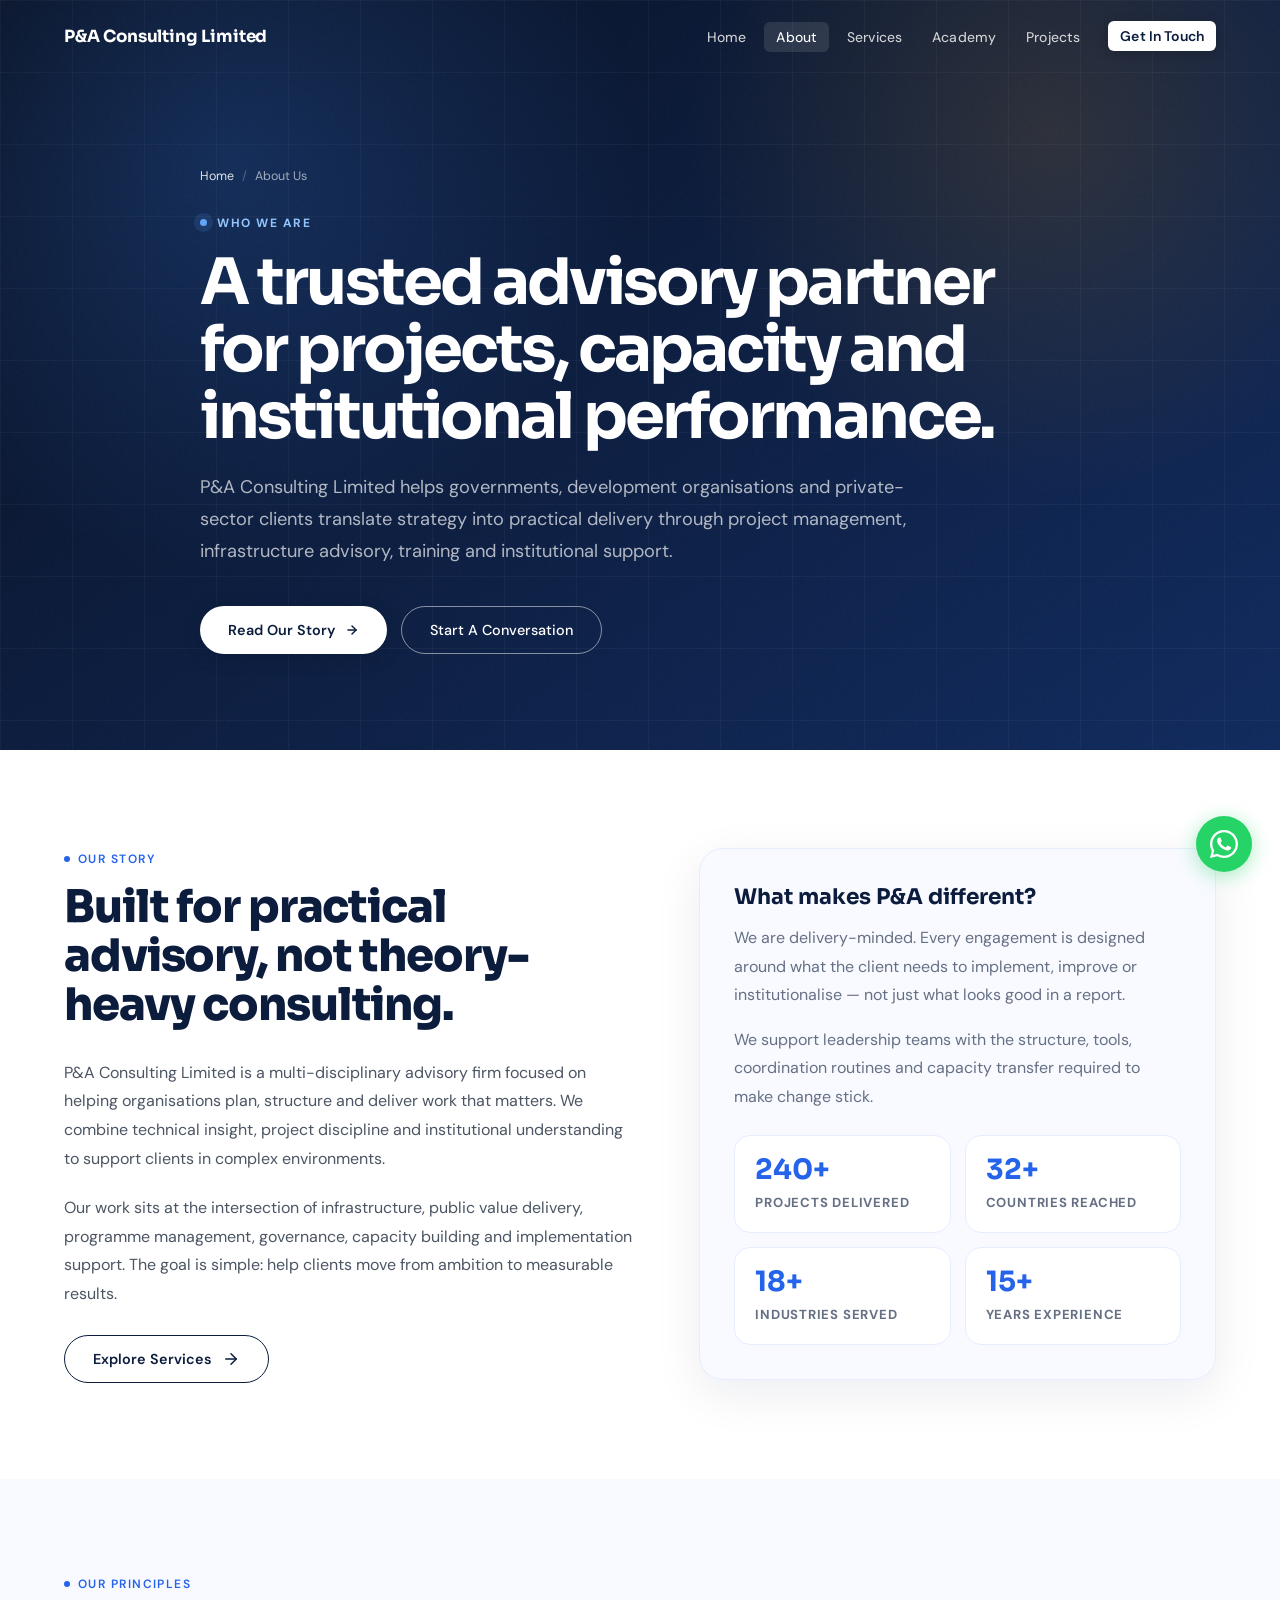
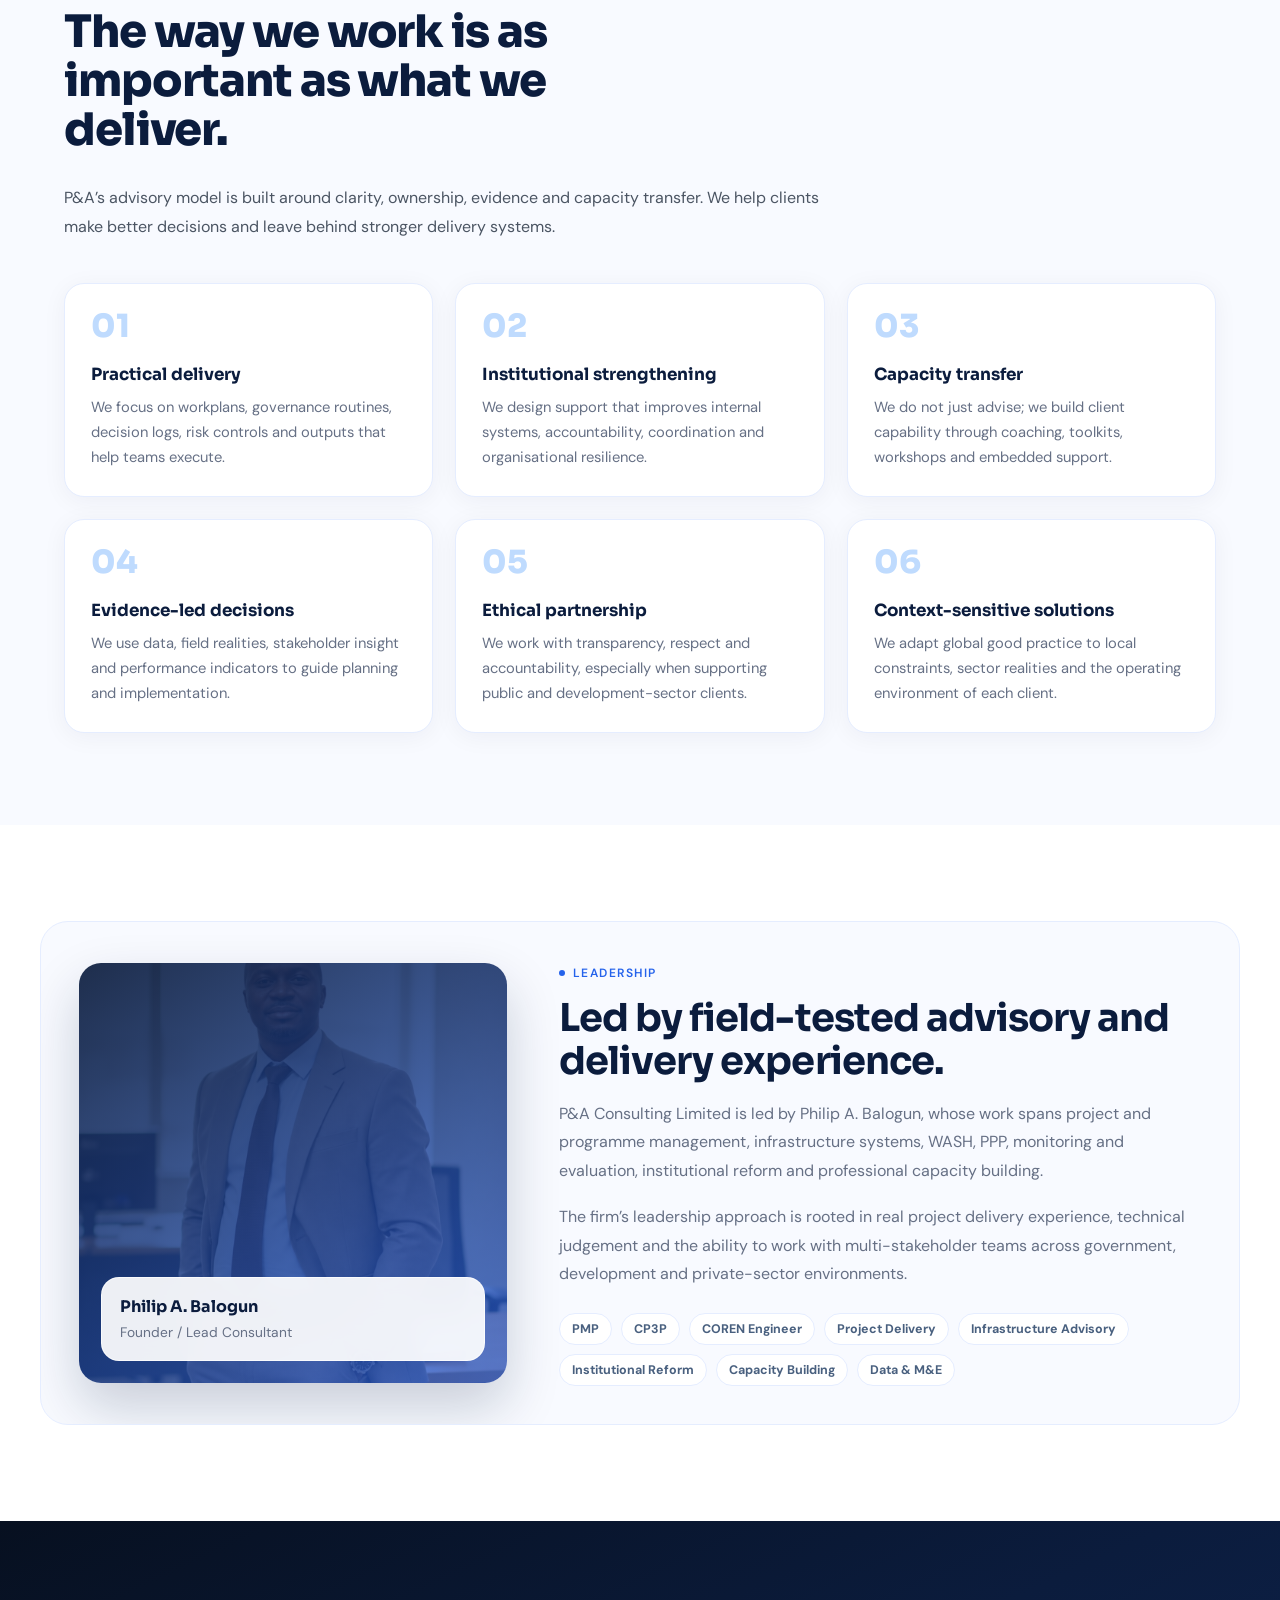
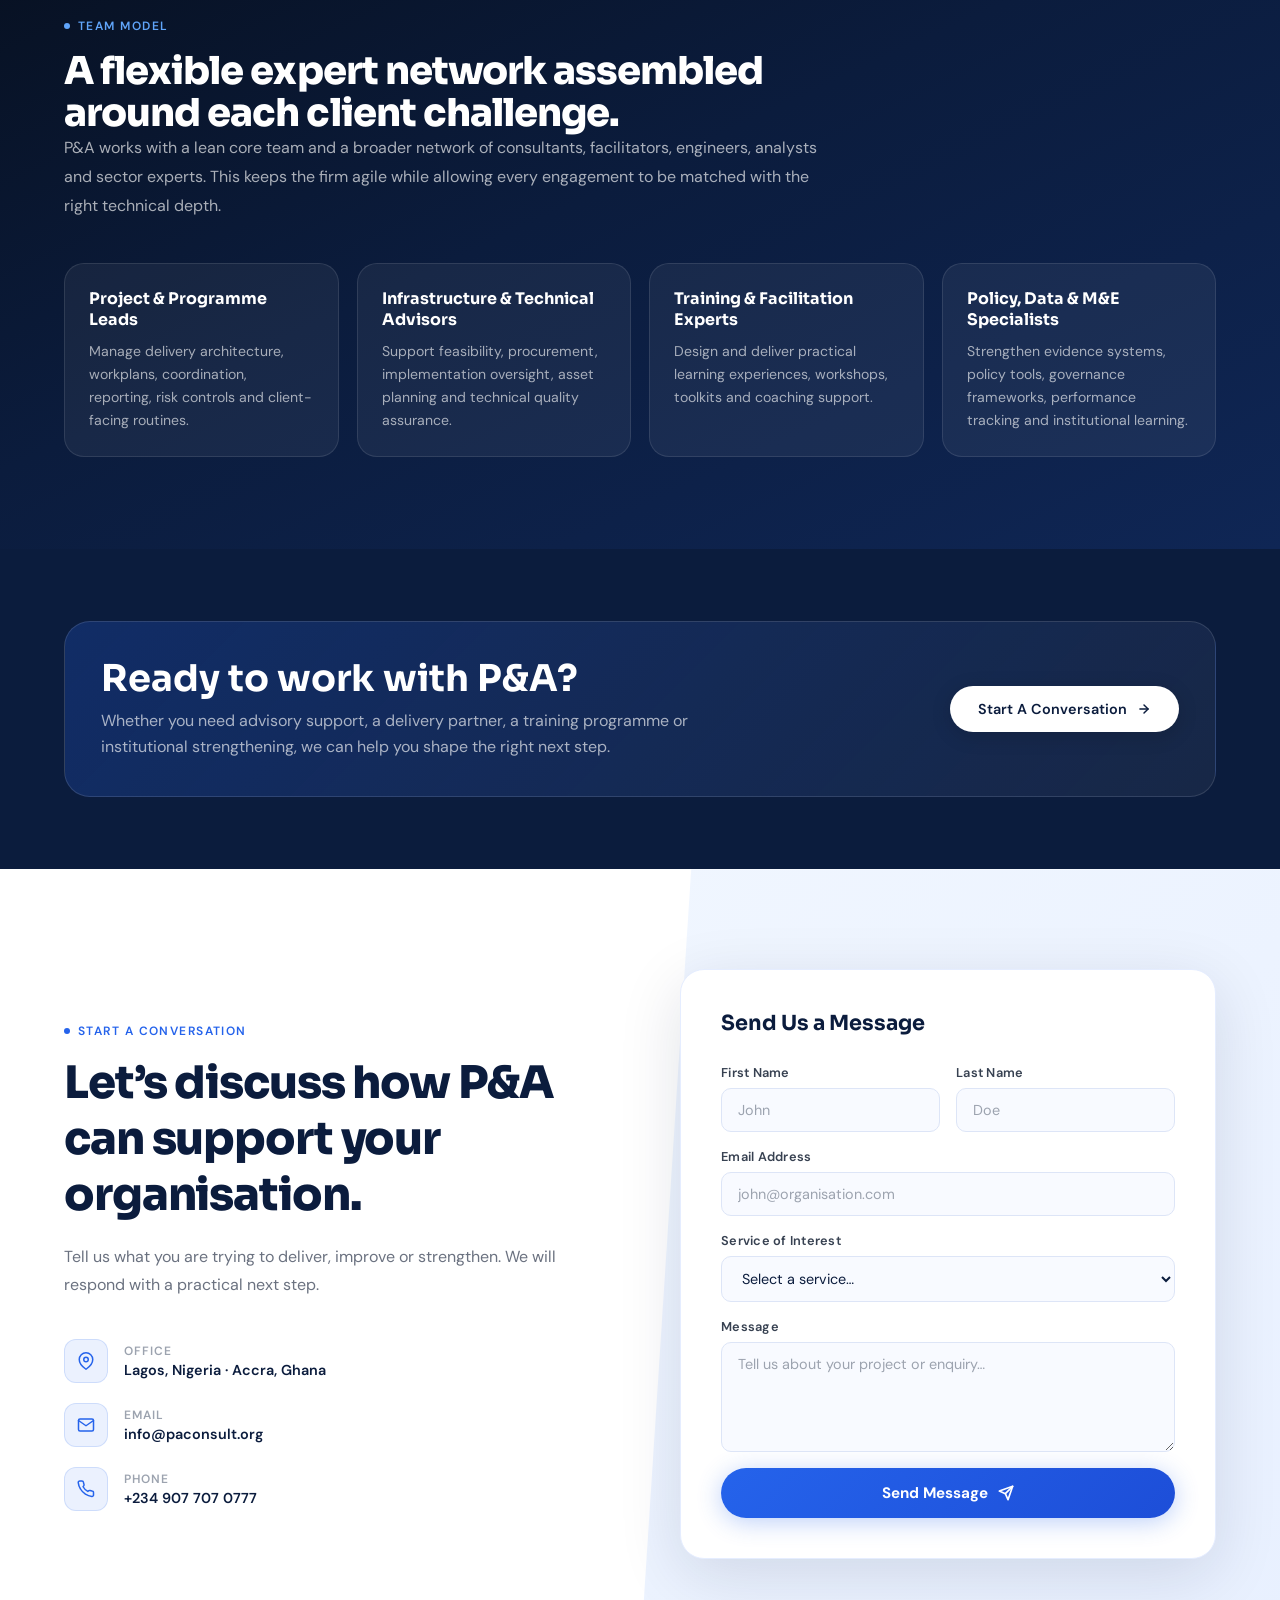
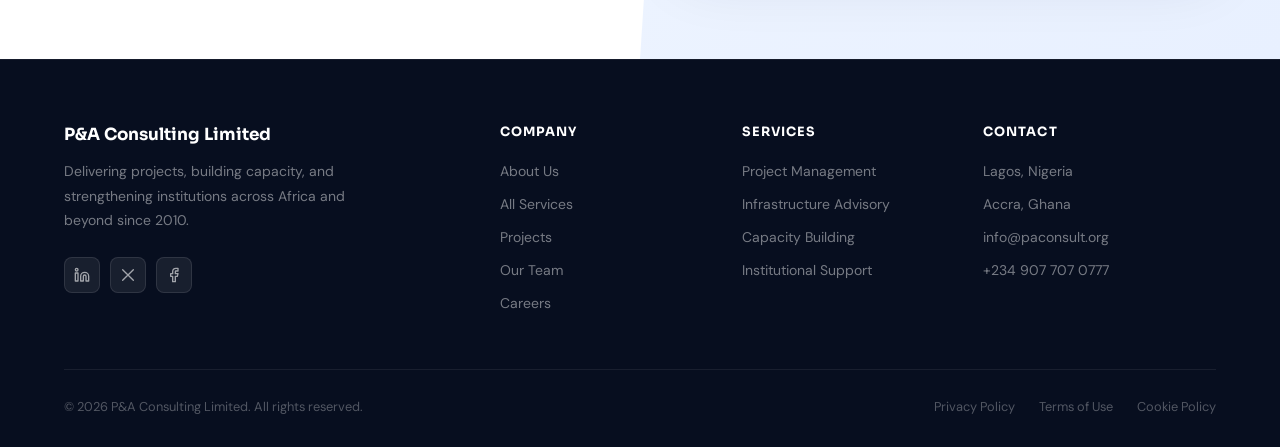
<file: about.html>
<!DOCTYPE html>
<html lang="en">
<head>
  <meta charset="UTF-8" />
  <meta name="viewport" content="width=device-width, initial-scale=1.0" />
  <meta name="description" content="Learn more about P&amp;A Consulting Limited, our advisory philosophy, leadership, values and delivery model." />
  <title>About Us | P&amp;A Consulting Limited</title>
  <link rel="preconnect" href="https://fonts.googleapis.com" />
  <link rel="preconnect" href="https://fonts.gstatic.com" crossorigin />
  <link href="https://fonts.googleapis.com/css2?family=Sora:wght@300;400;500;600;700;800&family=DM+Sans:ital,opsz,wght@0,9..40,300;0,9..40,400;0,9..40,500;0,9..40,600;1,9..40,300&display=swap" rel="stylesheet" />
  <link rel="stylesheet" href="assets/css/site.css" />
</head>
<body class="page-shell">
<header id="navbar" class="scrolled" role="banner">
  <nav class="nav-inner" aria-label="Primary navigation">
    <a href="index.html" class="nav-logo" aria-label="P&A Consulting Limited home">P&amp;A Consulting Limited</a>
    <ul class="nav-links" role="list">
      <li><a href="index.html#hero">Home</a></li>
      <li><a href="about.html" class="active" data-keep-active="true">About</a></li>
      <li><a href="services.html">Services</a></li>
      <li><a href="https://academy.paconsult.org" target="_blank" rel="noopener noreferrer">Academy</a></li>
      <li><a href="index.html#projects">Projects</a></li>
      <li style="margin-left:10px"><a href="#contact" class="btn-nav">Get In Touch</a></li>
    </ul>
    <button id="hamburger" aria-label="Toggle navigation menu" aria-expanded="false" aria-controls="mobile-menu"><span class="bar"></span><span class="bar"></span><span class="bar"></span></button>
  </nav>
</header>
<div id="menu-overlay" aria-hidden="true"></div>
<nav id="mobile-menu" aria-label="Mobile navigation" aria-hidden="true">
  <a href="index.html#hero" onclick="closeMenu()">Home</a>
  <a href="about.html" class="active" data-keep-active="true" onclick="closeMenu()">About</a>
  <a href="services.html" onclick="closeMenu()">Services</a>
  <a href="https://academy.paconsult.org" target="_blank" rel="noopener noreferrer" onclick="closeMenu()">Academy</a>
  <a href="index.html#projects" onclick="closeMenu()">Projects</a>
  <a href="#contact" class="btn-mob-cta" onclick="closeMenu()">Get In Touch</a>
</nav>

<main>
  <section class="page-hero" aria-label="About P&A Consulting">
    <div class="page-hero-inner">
      <div class="breadcrumb"><a href="index.html">Home</a><span class="breadcrumb-sep">/</span><span>About Us</span></div>
      <div class="page-kicker">Who We Are</div>
      <h1 class="page-title">A trusted advisory partner for projects, capacity and institutional performance.</h1>
      <p class="page-subtitle">P&amp;A Consulting Limited helps governments, development organisations and private-sector clients translate strategy into practical delivery through project management, infrastructure advisory, training and institutional support.</p>
      <div class="page-hero-actions"><a href="#story" class="btn-solid-white">Read Our Story <svg width="14" height="14" viewBox="0 0 24 24" fill="none" stroke="currentColor" stroke-width="2.5" stroke-linecap="round" stroke-linejoin="round"><line x1="5" y1="12" x2="19" y2="12"/><polyline points="12 5 19 12 12 19"/></svg></a><a href="#contact" class="btn-outline-white">Start A Conversation</a></div>
    </div>
  </section>

  <section id="story" class="about-intro" aria-label="Our story">
    <div class="section-wrap about-story-grid">
      <div>
        <div class="section-tag about-eyebrow reveal"><span class="tag-dot"></span> Our Story</div>
        <h2 class="about-heading reveal reveal-delay-1">Built for practical advisory, not theory-heavy consulting.</h2>
        <p class="about-body reveal reveal-delay-2">P&amp;A Consulting Limited is a multi-disciplinary advisory firm focused on helping organisations plan, structure and deliver work that matters. We combine technical insight, project discipline and institutional understanding to support clients in complex environments.</p>
        <p class="about-body reveal reveal-delay-3">Our work sits at the intersection of infrastructure, public value delivery, programme management, governance, capacity building and implementation support. The goal is simple: help clients move from ambition to measurable results.</p>
        <div class="cta-group reveal reveal-delay-4" style="margin:26px 0 0;"><a href="services.html" class="btn-outline-navy">Explore Services <svg class="arr-icon" viewBox="0 0 24 24" fill="none" stroke="currentColor" stroke-width="2" stroke-linecap="round" stroke-linejoin="round"><line x1="5" y1="12" x2="19" y2="12"/><polyline points="12 5 19 12 12 19"/></svg></a></div>
      </div>
      <div class="about-story-card reveal reveal-delay-2">
        <h3>What makes P&amp;A different?</h3>
        <p>We are delivery-minded. Every engagement is designed around what the client needs to implement, improve or institutionalise — not just what looks good in a report.</p>
        <p>We support leadership teams with the structure, tools, coordination routines and capacity transfer required to make change stick.</p>
        <div class="about-mini-metrics">
          <div class="about-mini-metric"><strong>240+</strong><span>Projects Delivered</span></div>
          <div class="about-mini-metric"><strong>32+</strong><span>Countries Reached</span></div>
          <div class="about-mini-metric"><strong>18+</strong><span>Industries Served</span></div>
          <div class="about-mini-metric"><strong>15+</strong><span>Years Experience</span></div>
        </div>
      </div>
    </div>
  </section>

  <section class="about-principles" aria-label="Our principles">
    <div class="section-wrap">
      <div class="section-tag about-eyebrow reveal"><span class="tag-dot"></span> Our Principles</div>
      <h2 class="about-heading reveal reveal-delay-1">The way we work is as important as what we deliver.</h2>
      <p class="about-body reveal reveal-delay-2" style="max-width:760px;">P&amp;A’s advisory model is built around clarity, ownership, evidence and capacity transfer. We help clients make better decisions and leave behind stronger delivery systems.</p>
      <div class="principle-grid">
        <div class="principle-card reveal"><div class="num">01</div><h3>Practical delivery</h3><p>We focus on workplans, governance routines, decision logs, risk controls and outputs that help teams execute.</p></div>
        <div class="principle-card reveal reveal-delay-1"><div class="num">02</div><h3>Institutional strengthening</h3><p>We design support that improves internal systems, accountability, coordination and organisational resilience.</p></div>
        <div class="principle-card reveal reveal-delay-2"><div class="num">03</div><h3>Capacity transfer</h3><p>We do not just advise; we build client capability through coaching, toolkits, workshops and embedded support.</p></div>
        <div class="principle-card reveal"><div class="num">04</div><h3>Evidence-led decisions</h3><p>We use data, field realities, stakeholder insight and performance indicators to guide planning and implementation.</p></div>
        <div class="principle-card reveal reveal-delay-1"><div class="num">05</div><h3>Ethical partnership</h3><p>We work with transparency, respect and accountability, especially when supporting public and development-sector clients.</p></div>
        <div class="principle-card reveal reveal-delay-2"><div class="num">06</div><h3>Context-sensitive solutions</h3><p>We adapt global good practice to local constraints, sector realities and the operating environment of each client.</p></div>
      </div>
    </div>
  </section>

  <section class="founder-section" aria-label="Founder and lead consultant">
    <div class="section-wrap founder-panel reveal">
      <div class="founder-portrait" role="img" aria-label="Executive advisory portrait placeholder"><div class="founder-badge"><strong>Philip A. Balogun</strong><span>Founder / Lead Consultant</span></div></div>
      <div class="founder-copy">
        <div class="section-tag about-eyebrow"><span class="tag-dot"></span> Leadership</div>
        <h2>Led by field-tested advisory and delivery experience.</h2>
        <p>P&amp;A Consulting Limited is led by Philip A. Balogun, whose work spans project and programme management, infrastructure systems, WASH, PPP, monitoring and evaluation, institutional reform and professional capacity building.</p>
        <p>The firm’s leadership approach is rooted in real project delivery experience, technical judgement and the ability to work with multi-stakeholder teams across government, development and private-sector environments.</p>
        <div class="credential-grid"><span>PMP</span><span>CP3P</span><span>COREN Engineer</span><span>Project Delivery</span><span>Infrastructure Advisory</span><span>Institutional Reform</span><span>Capacity Building</span><span>Data &amp; M&amp;E</span></div>
      </div>
    </div>
  </section>

  <section class="team-model" aria-label="Our team model">
    <div class="section-wrap">
      <div class="section-tag services-eyebrow reveal"><span class="tag-dot" style="background:#60a5fa"></span> Team Model</div>
      <h2 class="section-heading reveal reveal-delay-1" style="font-size:clamp(1.9rem,3vw,2.65rem);max-width:760px;">A flexible expert network assembled around each client challenge.</h2>
      <p class="about-body reveal reveal-delay-2" style="max-width:780px;">P&amp;A works with a lean core team and a broader network of consultants, facilitators, engineers, analysts and sector experts. This keeps the firm agile while allowing every engagement to be matched with the right technical depth.</p>
      <div class="team-card-grid">
        <div class="team-role-card reveal"><h3>Project &amp; Programme Leads</h3><p>Manage delivery architecture, workplans, coordination, reporting, risk controls and client-facing routines.</p></div>
        <div class="team-role-card reveal reveal-delay-1"><h3>Infrastructure &amp; Technical Advisors</h3><p>Support feasibility, procurement, implementation oversight, asset planning and technical quality assurance.</p></div>
        <div class="team-role-card reveal reveal-delay-2"><h3>Training &amp; Facilitation Experts</h3><p>Design and deliver practical learning experiences, workshops, toolkits and coaching support.</p></div>
        <div class="team-role-card reveal reveal-delay-3"><h3>Policy, Data &amp; M&amp;E Specialists</h3><p>Strengthen evidence systems, policy tools, governance frameworks, performance tracking and institutional learning.</p></div>
      </div>
    </div>
  </section>

  <section class="cta-band" aria-label="Call to action">
    <div class="section-wrap">
      <div class="cta-panel reveal">
        <div><h2>Ready to work with P&amp;A?</h2><p class="about-cta-note">Whether you need advisory support, a delivery partner, a training programme or institutional strengthening, we can help you shape the right next step.</p></div>
        <a href="#contact" class="btn-solid-white">Start A Conversation <svg width="14" height="14" viewBox="0 0 24 24" fill="none" stroke="currentColor" stroke-width="2.5" stroke-linecap="round" stroke-linejoin="round"><line x1="5" y1="12" x2="19" y2="12"/><polyline points="12 5 19 12 12 19"/></svg></a>
      </div>
    </div>
  </section>

  
<section id="contact" aria-label="Contact us">
  <div class="section-wrap">
    <div class="contact-grid">
      <div class="contact-left">
        <div class="section-tag contact-eyebrow reveal"><span class="tag-dot"></span> Start A Conversation</div>
        <h2 class="contact-heading reveal reveal-delay-1">Let’s discuss how P&amp;A can support your organisation.</h2>
        <p class="contact-sub reveal reveal-delay-2">Tell us what you are trying to deliver, improve or strengthen. We will respond with a practical next step.</p>
        <div class="contact-info reveal reveal-delay-3">
          <div class="contact-info-item"><div class="ci-icon"><svg width="18" height="18" viewBox="0 0 24 24" fill="none" stroke="currentColor" stroke-width="2" stroke-linecap="round" stroke-linejoin="round"><path d="M21 10c0 7-9 13-9 13s-9-6-9-13a9 9 0 0 1 18 0z"/><circle cx="12" cy="10" r="3"/></svg></div><div><div class="ci-label">Office</div><div class="ci-value">Lagos, Nigeria · Accra, Ghana</div></div></div>
          <div class="contact-info-item"><div class="ci-icon"><svg width="18" height="18" viewBox="0 0 24 24" fill="none" stroke="currentColor" stroke-width="2" stroke-linecap="round" stroke-linejoin="round"><path d="M4 4h16c1.1 0 2 .9 2 2v12c0 1.1-.9 2-2 2H4c-1.1 0-2-.9-2-2V6c0-1.1.9-2 2-2z"/><polyline points="22,6 12,13 2,6"/></svg></div><div><div class="ci-label">Email</div><div class="ci-value"><a href="mailto:info@paconsult.org" style="color:inherit;text-decoration:none">info@paconsult.org</a></div></div></div>
          <div class="contact-info-item"><div class="ci-icon"><svg width="18" height="18" viewBox="0 0 24 24" fill="none" stroke="currentColor" stroke-width="2" stroke-linecap="round" stroke-linejoin="round"><path d="M22 16.92v3a2 2 0 0 1-2.18 2 19.79 19.79 0 0 1-8.63-3.07A19.5 19.5 0 0 1 4.69 12 19.79 19.79 0 0 1 1.63 3.47 2 2 0 0 1 3.6 1.27h3a2 2 0 0 1 2 1.72 12.84 12.84 0 0 0 .7 2.81 2 2 0 0 1-.45 2.11L8.09 9a16 16 0 0 0 6.29 6.29l.82-.82a2 2 0 0 1 2.11-.45 12.84 12.84 0 0 0 2.81.7A2 2 0 0 1 22 16.92z"/></svg></div><div><div class="ci-label">Phone</div><div class="ci-value"><a href="tel:+2349077070777" style="color:inherit;text-decoration:none">+234 907 707 0777</a></div></div></div>
        </div>
      </div>
      <div class="contact-form-wrap reveal reveal-delay-2">
        <div class="form-heading">Send Us a Message</div>
        <form onsubmit="handleFormSubmit(event)" novalidate>
          <input type="text" name="_honey" style="display:none" tabindex="-1" autocomplete="off">
          <div class="form-row"><div class="form-group"><label class="form-label" for="f-name">First Name</label><input class="form-input" type="text" id="f-name" name="first_name" placeholder="John" required autocomplete="given-name"/></div><div class="form-group"><label class="form-label" for="f-lname">Last Name</label><input class="form-input" type="text" id="f-lname" name="last_name" placeholder="Doe" required autocomplete="family-name"/></div></div>
          <div class="form-group"><label class="form-label" for="f-email">Email Address</label><input class="form-input" type="email" id="f-email" name="email" placeholder="john@organisation.com" required autocomplete="email"/></div>
          <div class="form-group"><label class="form-label" for="f-service">Service of Interest</label><select class="form-select" id="f-service" name="service_interest"><option value="" disabled selected>Select a service…</option><option>Project Management</option><option>Infrastructure Advisory</option><option>Capacity Building</option><option>Institutional Support</option><option>Academy / Training</option><option>Other</option></select></div>
          <div class="form-group"><label class="form-label" for="f-msg">Message</label><textarea class="form-textarea" id="f-msg" name="message" placeholder="Tell us about your project or enquiry…" required></textarea></div>
          <button type="submit" class="form-submit">Send Message <svg width="16" height="16" viewBox="0 0 24 24" fill="none" stroke="currentColor" stroke-width="2.5" stroke-linecap="round" stroke-linejoin="round"><line x1="22" y1="2" x2="11" y2="13"/><polygon points="22 2 15 22 11 13 2 9 22 2"/></svg></button>
        </form>
      </div>
    </div>
  </div>
</section>

</main>

<footer>
  <div class="section-wrap">
    <div class="footer-grid">
      <div>
        <div class="footer-brand-name">P&amp;A Consulting Limited</div>
        <p class="footer-brand-desc">Delivering projects, building capacity, and strengthening institutions across Africa and beyond since 2010.</p>
        <div class="footer-socials">
          <a href="#" class="footer-social" aria-label="LinkedIn"><svg viewBox="0 0 24 24" fill="none" stroke="currentColor" stroke-width="2" stroke-linecap="round" stroke-linejoin="round"><path d="M16 8a6 6 0 0 1 6 6v7h-4v-7a2 2 0 0 0-2-2 2 2 0 0 0-2 2v7h-4v-7a6 6 0 0 1 6-6z"/><rect x="2" y="9" width="4" height="12"/><circle cx="4" cy="4" r="2"/></svg></a>
          <a href="#" class="footer-social" aria-label="Twitter / X"><svg viewBox="0 0 24 24" fill="none" stroke="currentColor" stroke-width="2" stroke-linecap="round" stroke-linejoin="round"><path d="M4 4l16 16M20 4L4 20"/></svg></a>
          <a href="#" class="footer-social" aria-label="Facebook"><svg viewBox="0 0 24 24" fill="none" stroke="currentColor" stroke-width="2" stroke-linecap="round" stroke-linejoin="round"><path d="M18 2h-3a5 5 0 0 0-5 5v3H7v4h3v8h4v-8h3l1-4h-4V7a1 1 0 0 1 1-1h3z"/></svg></a>
        </div>
      </div>
      <div>
        <div class="footer-col-title">Company</div>
        <ul class="footer-links">
          <li><a href="about.html">About Us</a></li>
          <li><a href="services.html">All Services</a></li>
          <li><a href="index.html#projects">Projects</a></li>
          <li><button onclick="showToast('Team page coming soon!')">Our Team</button></li>
          <li><button onclick="showToast('Careers page coming soon!')">Careers</button></li>
        </ul>
      </div>
      <div>
        <div class="footer-col-title">Services</div>
        <ul class="footer-links">
          <li><a href="services/project-management.html">Project Management</a></li>
          <li><a href="services/infrastructure-advisory.html">Infrastructure Advisory</a></li>
          <li><a href="services/capacity-building.html">Capacity Building</a></li>
          <li><a href="services/institutional-support.html">Institutional Support</a></li>
        </ul>
      </div>
      <div>
        <div class="footer-col-title">Contact</div>
        <ul class="footer-links">
          <li><a href="#">Lagos, Nigeria</a></li>
          <li><a href="#">Accra, Ghana</a></li>
          <li><a href="mailto:info@paconsult.org">info@paconsult.org</a></li>
          <li><a href="tel:+2349077070777">+234 907 707 0777</a></li>
        </ul>
      </div>
    </div>
    <div class="footer-bottom">
      <p class="footer-copy">&copy; <span id="year"></span> P&amp;A Consulting Limited. All rights reserved.</p>
      <div class="footer-legal"><a href="#">Privacy Policy</a><a href="#">Terms of Use</a><a href="#">Cookie Policy</a></div>
    </div>
  </div>
</footer>
<a href="https://wa.me/2349077070777?text=Hello%2C%20I%27d%20like%20to%20enquire%20about%20P%26A%20Consulting%20services." class="wa-fab" target="_blank" rel="noopener noreferrer" aria-label="Chat with us on WhatsApp">
  <span class="wa-fab-label">Chat on WhatsApp</span>
  <svg width="26" height="26" viewBox="0 0 24 24" fill="currentColor" aria-hidden="true"><path d="M17.472 14.382c-.297-.149-1.758-.867-2.03-.967-.273-.099-.471-.148-.67.15-.197.297-.767.966-.94 1.164-.173.199-.347.223-.644.075-.297-.15-1.255-.463-2.39-1.475-.883-.788-1.48-1.761-1.653-2.059-.173-.297-.018-.458.13-.606.134-.133.298-.347.446-.52.149-.174.198-.298.298-.497.099-.198.05-.371-.025-.52-.075-.149-.669-1.612-.916-2.207-.242-.579-.487-.5-.669-.51-.173-.008-.371-.01-.57-.01-.198 0-.52.074-.792.372-.272.297-1.04 1.016-1.04 2.479 0 1.462 1.065 2.875 1.213 3.074.149.198 2.096 3.2 5.077 4.487.709.306 1.262.489 1.694.625.712.227 1.36.195 1.871.118.571-.085 1.758-.719 2.006-1.413.248-.694.248-1.289.173-1.413-.074-.124-.272-.198-.57-.347z"/><path d="M12 0C5.373 0 0 5.373 0 12c0 2.127.558 4.122 1.528 5.855L0 24l6.335-1.505A11.945 11.945 0 0012 24c6.627 0 12-5.373 12-12S18.627 0 12 0zm0 22c-1.885 0-3.65-.502-5.176-1.382l-.371-.22-3.763.894.95-3.664-.242-.386A9.943 9.943 0 012 12C2 6.477 6.477 2 12 2s10 4.477 10 10-4.477 10-10 10z"/></svg>
</a>
<script src="assets/js/site.js"></script>

</body>
</html>
</file>
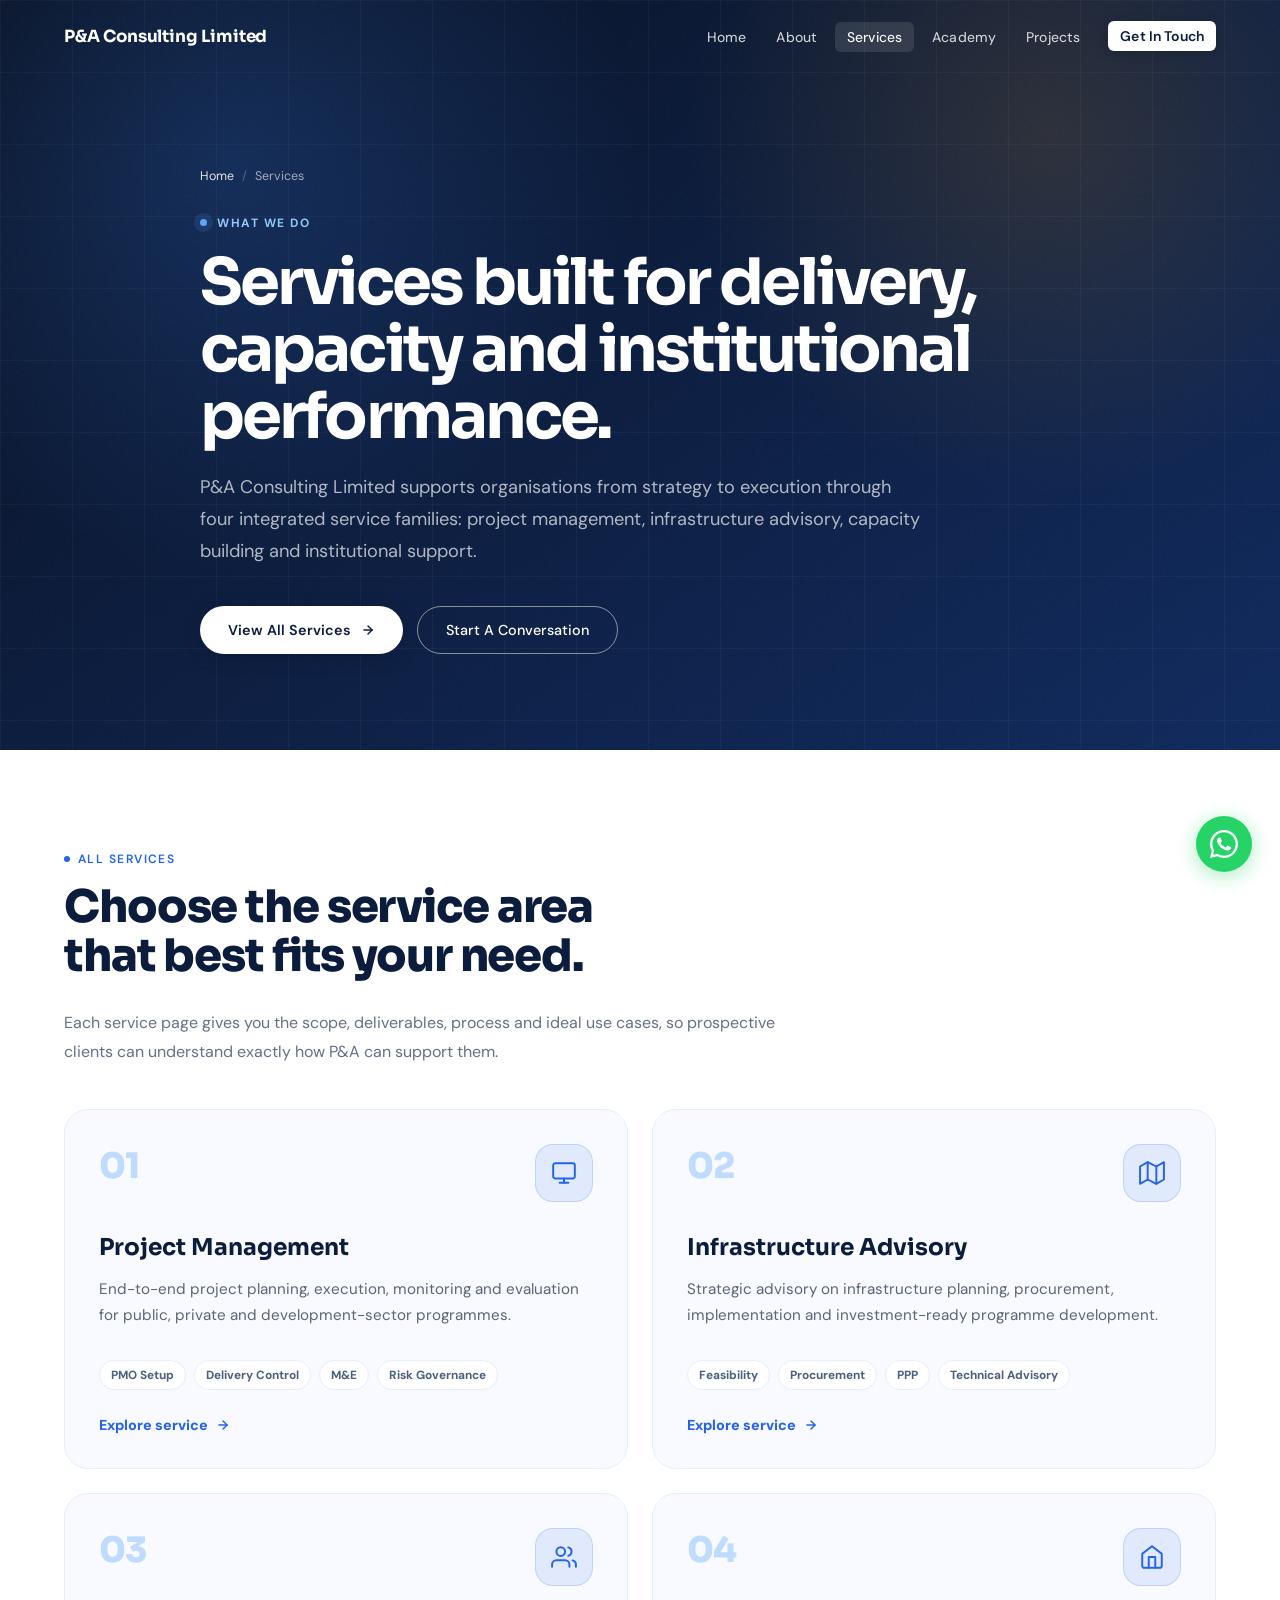
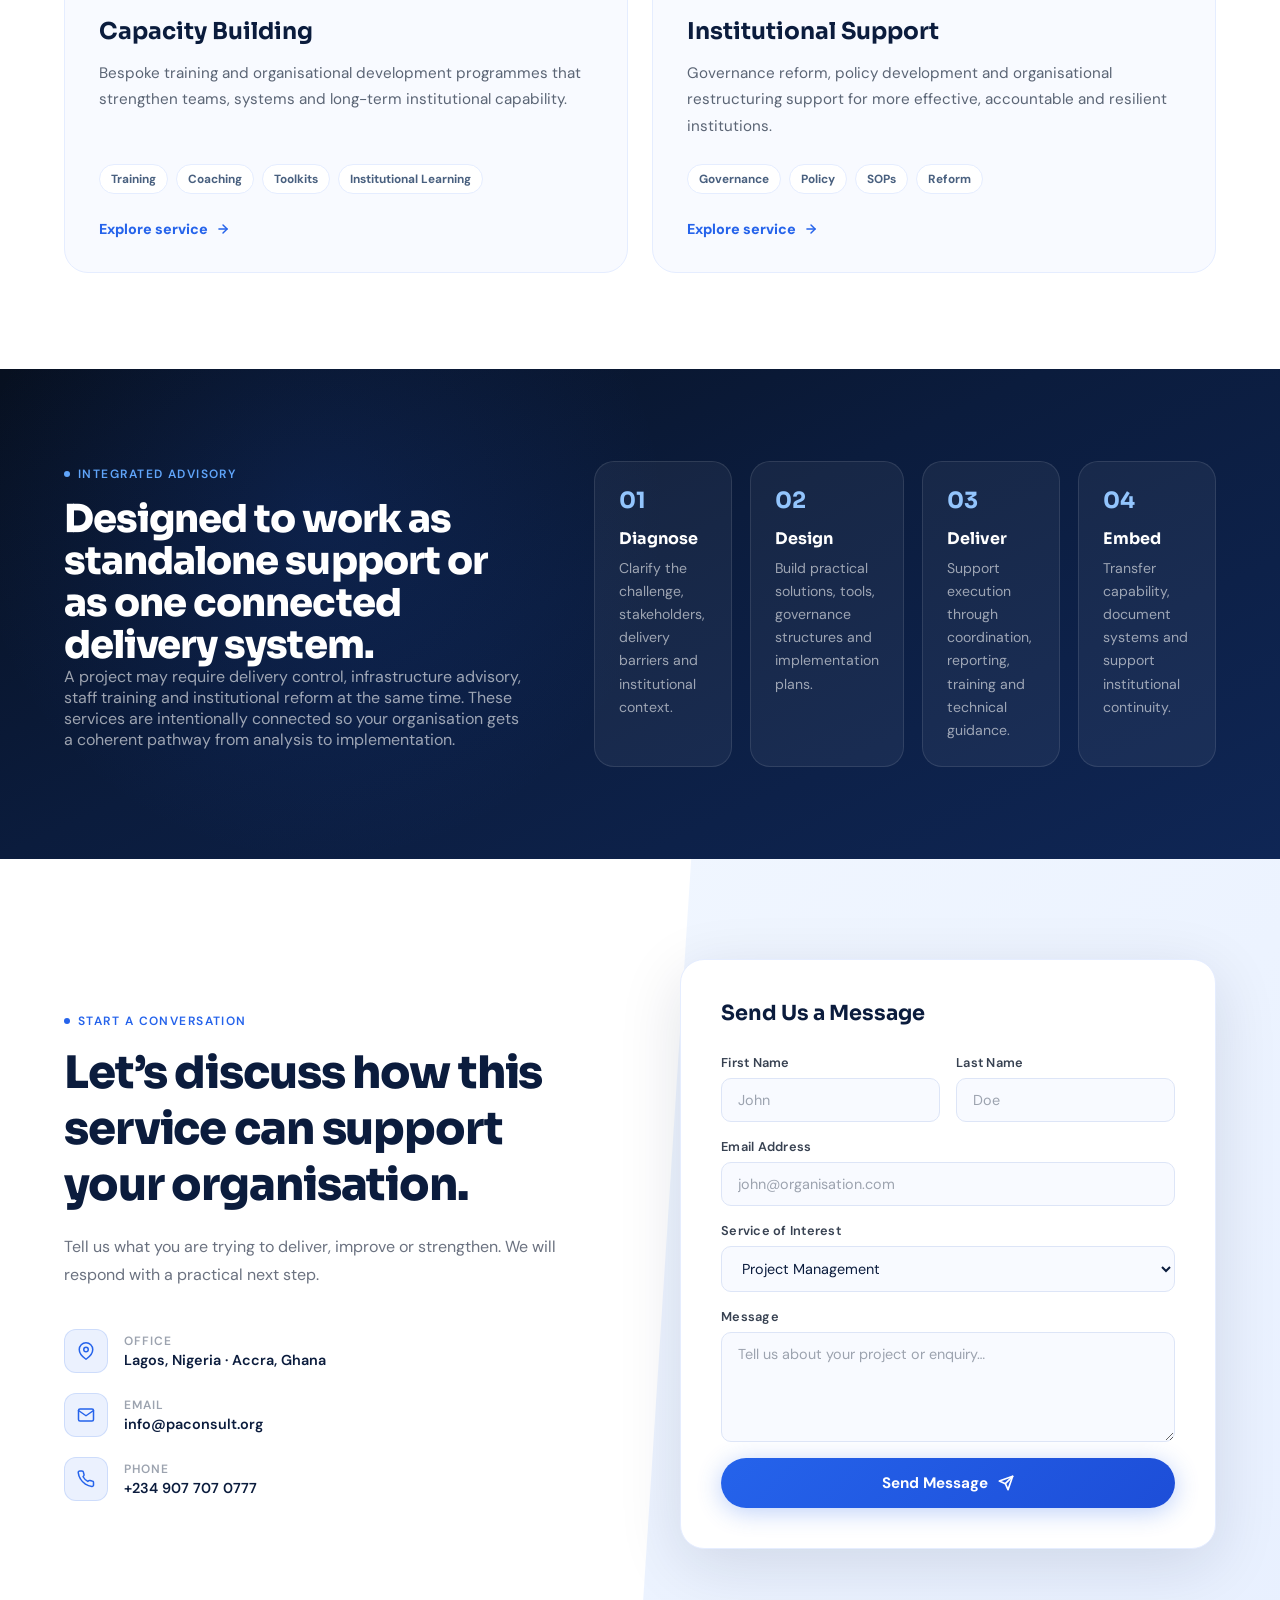
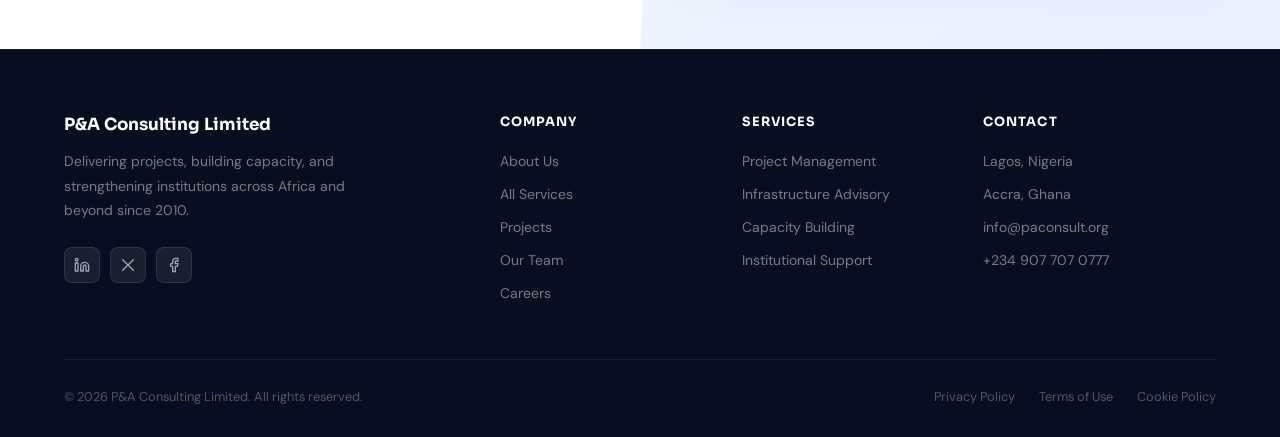
<file: services.html>
<!DOCTYPE html>
<html lang="en">
<head>
  <meta charset="UTF-8" />
  <meta name="viewport" content="width=device-width, initial-scale=1.0" />
  <meta name="description" content="Explore P&amp;A Consulting Limited services in project management, infrastructure advisory, capacity building and institutional support." />
  <title>Services | P&amp;A Consulting Limited</title>
  <link rel="preconnect" href="https://fonts.googleapis.com" />
  <link rel="preconnect" href="https://fonts.gstatic.com" crossorigin />
  <link href="https://fonts.googleapis.com/css2?family=Sora:wght@300;400;500;600;700;800&family=DM+Sans:ital,opsz,wght@0,9..40,300;0,9..40,400;0,9..40,500;0,9..40,600;1,9..40,300&display=swap" rel="stylesheet" />
  <link rel="stylesheet" href="assets/css/site.css" />
</head>

<body class="page-shell">
<header id="navbar" class="scrolled" role="banner">
  <nav class="nav-inner" aria-label="Primary navigation">
    <a href="index.html" class="nav-logo" aria-label="P&A Consulting Limited home">P&amp;A Consulting Limited</a>
    <ul class="nav-links" role="list">
      <li><a href="index.html#hero">Home</a></li>
      <li><a href="about.html">About</a></li>
      <li><a href="services.html" class="active" data-keep-active="true">Services</a></li>
      <li><a href="https://academy.paconsult.org" target="_blank" rel="noopener noreferrer">Academy</a></li>
      <li><a href="index.html#projects">Projects</a></li>
      <li style="margin-left:10px"><a href="index.html#contact" class="btn-nav">Get In Touch</a></li>
    </ul>
    <button id="hamburger" aria-label="Toggle navigation menu" aria-expanded="false" aria-controls="mobile-menu">
      <span class="bar"></span><span class="bar"></span><span class="bar"></span>
    </button>
  </nav>
</header>
<div id="menu-overlay" aria-hidden="true"></div>
<nav id="mobile-menu" aria-label="Mobile navigation" aria-hidden="true">
  <a href="index.html#hero" onclick="closeMenu()">Home</a>
  <a href="about.html" onclick="closeMenu()">About</a>
  <a href="services.html" class="active" data-keep-active="true" onclick="closeMenu()">Services</a>
  <a href="https://academy.paconsult.org" target="_blank" rel="noopener noreferrer" onclick="closeMenu()">Academy</a>
  <a href="index.html#projects" onclick="closeMenu()">Projects</a>
  <a href="index.html#contact" class="btn-mob-cta" onclick="closeMenu()">Get In Touch</a>
</nav>
<main>
  <section class="page-hero" aria-label="Services overview">
    <div class="page-hero-inner">
      <div class="breadcrumb"><a href="index.html">Home</a><span class="breadcrumb-sep">/</span><span>Services</span></div>
      <div class="page-kicker">What We Do</div>
      <h1 class="page-title">Services built for delivery, capacity and institutional performance.</h1>
      <p class="page-subtitle">P&amp;A Consulting Limited supports organisations from strategy to execution through four integrated service families: project management, infrastructure advisory, capacity building and institutional support.</p>
      <div class="page-hero-actions"><a href="#all-services" class="btn-solid-white">View All Services <svg width="14" height="14" viewBox="0 0 24 24" fill="none" stroke="currentColor" stroke-width="2.5" stroke-linecap="round" stroke-linejoin="round"><line x1="5" y1="12" x2="19" y2="12"/><polyline points="12 5 19 12 12 19"/></svg></a><a href="#contact" class="btn-outline-white">Start A Conversation</a></div>
    </div>
  </section>
  <section id="all-services" class="services-overview" aria-label="All services">
    <div class="section-wrap">
      <div class="section-tag about-eyebrow reveal"><span class="tag-dot"></span> All Services</div>
      <h2 class="about-heading reveal reveal-delay-1">Choose the service area that best fits your need.</h2>
      <p class="about-body reveal reveal-delay-2" style="max-width:760px;color:#667085">Each service page gives you the scope, deliverables, process and ideal use cases, so prospective clients can understand exactly how P&amp;A can support them.</p>
      <div class="service-index-grid" style="margin-top:42px;"><a class="service-index-card reveal" href="services/project-management.html">
      <div class="service-index-top"><div class="service-index-num">01</div><div class="service-index-icon"><svg width="26" height="26" viewBox="0 0 24 24" fill="none" stroke="currentColor" stroke-width="1.8" stroke-linecap="round" stroke-linejoin="round"><rect x="2" y="3" width="20" height="14" rx="2" ry="2"/><line x1="8" y1="21" x2="16" y2="21"/><line x1="12" y1="17" x2="12" y2="21"/></svg></div></div>
      <h2>Project Management</h2>
      <p>End-to-end project planning, execution, monitoring and evaluation for public, private and development-sector programmes.</p>
      <div class="service-index-meta"><span>PMO Setup</span><span>Delivery Control</span><span>M&amp;E</span><span>Risk Governance</span></div>
      <span class="service-card-link">Explore service <svg width="14" height="14" viewBox="0 0 24 24" fill="none" stroke="currentColor" stroke-width="2.5" stroke-linecap="round" stroke-linejoin="round"><line x1="5" y1="12" x2="19" y2="12"/><polyline points="12 5 19 12 12 19"/></svg></span>
    </a>
<a class="service-index-card reveal" href="services/infrastructure-advisory.html">
      <div class="service-index-top"><div class="service-index-num">02</div><div class="service-index-icon"><svg width="26" height="26" viewBox="0 0 24 24" fill="none" stroke="currentColor" stroke-width="1.8" stroke-linecap="round" stroke-linejoin="round"><polygon points="1 6 1 22 8 18 16 22 23 18 23 2 16 6 8 2 1 6"/><line x1="8" y1="2" x2="8" y2="18"/><line x1="16" y1="6" x2="16" y2="22"/></svg></div></div>
      <h2>Infrastructure Advisory</h2>
      <p>Strategic advisory on infrastructure planning, procurement, implementation and investment-ready programme development.</p>
      <div class="service-index-meta"><span>Feasibility</span><span>Procurement</span><span>PPP</span><span>Technical Advisory</span></div>
      <span class="service-card-link">Explore service <svg width="14" height="14" viewBox="0 0 24 24" fill="none" stroke="currentColor" stroke-width="2.5" stroke-linecap="round" stroke-linejoin="round"><line x1="5" y1="12" x2="19" y2="12"/><polyline points="12 5 19 12 12 19"/></svg></span>
    </a>
<a class="service-index-card reveal" href="services/capacity-building.html">
      <div class="service-index-top"><div class="service-index-num">03</div><div class="service-index-icon"><svg width="26" height="26" viewBox="0 0 24 24" fill="none" stroke="currentColor" stroke-width="1.8" stroke-linecap="round" stroke-linejoin="round"><path d="M17 21v-2a4 4 0 0 0-4-4H5a4 4 0 0 0-4 4v2"/><circle cx="9" cy="7" r="4"/><path d="M23 21v-2a4 4 0 0 0-3-3.87"/><path d="M16 3.13a4 4 0 0 1 0 7.75"/></svg></div></div>
      <h2>Capacity Building</h2>
      <p>Bespoke training and organisational development programmes that strengthen teams, systems and long-term institutional capability.</p>
      <div class="service-index-meta"><span>Training</span><span>Coaching</span><span>Toolkits</span><span>Institutional Learning</span></div>
      <span class="service-card-link">Explore service <svg width="14" height="14" viewBox="0 0 24 24" fill="none" stroke="currentColor" stroke-width="2.5" stroke-linecap="round" stroke-linejoin="round"><line x1="5" y1="12" x2="19" y2="12"/><polyline points="12 5 19 12 12 19"/></svg></span>
    </a>
<a class="service-index-card reveal" href="services/institutional-support.html">
      <div class="service-index-top"><div class="service-index-num">04</div><div class="service-index-icon"><svg width="26" height="26" viewBox="0 0 24 24" fill="none" stroke="currentColor" stroke-width="1.8" stroke-linecap="round" stroke-linejoin="round"><path d="M3 9l9-7 9 7v11a2 2 0 0 1-2 2H5a2 2 0 0 1-2-2z"/><polyline points="9 22 9 12 15 12 15 22"/></svg></div></div>
      <h2>Institutional Support</h2>
      <p>Governance reform, policy development and organisational restructuring support for more effective, accountable and resilient institutions.</p>
      <div class="service-index-meta"><span>Governance</span><span>Policy</span><span>SOPs</span><span>Reform</span></div>
      <span class="service-card-link">Explore service <svg width="14" height="14" viewBox="0 0 24 24" fill="none" stroke="currentColor" stroke-width="2.5" stroke-linecap="round" stroke-linejoin="round"><line x1="5" y1="12" x2="19" y2="12"/><polyline points="12 5 19 12 12 19"/></svg></span>
    </a></div>
    </div>
  </section>
  <section class="dark-band" aria-label="How services connect">
    <div class="section-wrap split-grid">
      <div>
        <div class="section-tag services-eyebrow"><span class="tag-dot" style="background:#60a5fa"></span> Integrated Advisory</div>
        <h2 class="section-heading" style="color:#fff;font-size:clamp(1.8rem,3vw,2.5rem);">Designed to work as standalone support or as one connected delivery system.</h2>
        <p class="lead">A project may require delivery control, infrastructure advisory, staff training and institutional reform at the same time. These services are intentionally connected so your organisation gets a coherent pathway from analysis to implementation.</p>
      </div>
      <div class="process-steps">
        <div class="process-step"><strong>01</strong><h3>Diagnose</h3><p>Clarify the challenge, stakeholders, delivery barriers and institutional context.</p></div>
        <div class="process-step"><strong>02</strong><h3>Design</h3><p>Build practical solutions, tools, governance structures and implementation plans.</p></div>
        <div class="process-step"><strong>03</strong><h3>Deliver</h3><p>Support execution through coordination, reporting, training and technical guidance.</p></div>
        <div class="process-step"><strong>04</strong><h3>Embed</h3><p>Transfer capability, document systems and support institutional continuity.</p></div>
      </div>
    </div>
  </section>
  <section id="contact" aria-label="Contact us">
  <div class="section-wrap">
    <div class="contact-grid">
      <div class="contact-left">
        <div class="section-tag contact-eyebrow reveal"><span class="tag-dot"></span> Start A Conversation</div>
        <h2 class="contact-heading reveal reveal-delay-1">Let’s discuss how this service can support your organisation.</h2>
        <p class="contact-sub reveal reveal-delay-2">Tell us what you are trying to deliver, improve or strengthen. We will respond with a practical next step.</p>
        <div class="contact-info reveal reveal-delay-3">
          <div class="contact-info-item"><div class="ci-icon"><svg width="18" height="18" viewBox="0 0 24 24" fill="none" stroke="currentColor" stroke-width="2" stroke-linecap="round" stroke-linejoin="round"><path d="M21 10c0 7-9 13-9 13s-9-6-9-13a9 9 0 0 1 18 0z"/><circle cx="12" cy="10" r="3"/></svg></div><div><div class="ci-label">Office</div><div class="ci-value">Lagos, Nigeria · Accra, Ghana</div></div></div>
          <div class="contact-info-item"><div class="ci-icon"><svg width="18" height="18" viewBox="0 0 24 24" fill="none" stroke="currentColor" stroke-width="2" stroke-linecap="round" stroke-linejoin="round"><path d="M4 4h16c1.1 0 2 .9 2 2v12c0 1.1-.9 2-2 2H4c-1.1 0-2-.9-2-2V6c0-1.1.9-2 2-2z"/><polyline points="22,6 12,13 2,6"/></svg></div><div><div class="ci-label">Email</div><div class="ci-value"><a href="mailto:info@paconsult.org" style="color:inherit;text-decoration:none">info@paconsult.org</a></div></div></div>
          <div class="contact-info-item"><div class="ci-icon"><svg width="18" height="18" viewBox="0 0 24 24" fill="none" stroke="currentColor" stroke-width="2" stroke-linecap="round" stroke-linejoin="round"><path d="M22 16.92v3a2 2 0 0 1-2.18 2 19.79 19.79 0 0 1-8.63-3.07A19.5 19.5 0 0 1 4.69 12 19.79 19.79 0 0 1 1.63 3.47 2 2 0 0 1 3.6 1.27h3a2 2 0 0 1 2 1.72 12.84 12.84 0 0 0 .7 2.81 2 2 0 0 1-.45 2.11L8.09 9a16 16 0 0 0 6.29 6.29l.82-.82a2 2 0 0 1 2.11-.45 12.84 12.84 0 0 0 2.81.7A2 2 0 0 1 22 16.92z"/></svg></div><div><div class="ci-label">Phone</div><div class="ci-value"><a href="tel:+2349077070777" style="color:inherit;text-decoration:none">+234 907 707 0777</a></div></div></div>
        </div>
      </div>
      <div class="contact-form-wrap reveal reveal-delay-2">
        <div class="form-heading">Send Us a Message</div>
        <form onsubmit="handleFormSubmit(event)" novalidate>
          <input type="text" name="_honey" style="display:none" tabindex="-1" autocomplete="off">
          <div class="form-row"><div class="form-group"><label class="form-label" for="f-name">First Name</label><input class="form-input" type="text" id="f-name" name="first_name" placeholder="John" required autocomplete="given-name"/></div><div class="form-group"><label class="form-label" for="f-lname">Last Name</label><input class="form-input" type="text" id="f-lname" name="last_name" placeholder="Doe" required autocomplete="family-name"/></div></div>
          <div class="form-group"><label class="form-label" for="f-email">Email Address</label><input class="form-input" type="email" id="f-email" name="email" placeholder="john@organisation.com" required autocomplete="email"/></div>
          <div class="form-group"><label class="form-label" for="f-service">Service of Interest</label><select class="form-select" id="f-service" name="service_interest"><option value="" disabled>Select a service…</option><option >Project Management</option><option >Infrastructure Advisory</option><option >Capacity Building</option><option >Institutional Support</option><option >Academy / Training</option><option >Other</option></select></div>
          <div class="form-group"><label class="form-label" for="f-msg">Message</label><textarea class="form-textarea" id="f-msg" name="message" placeholder="Tell us about your project or enquiry…" required></textarea></div>
          <button type="submit" class="form-submit">Send Message <svg width="16" height="16" viewBox="0 0 24 24" fill="none" stroke="currentColor" stroke-width="2.5" stroke-linecap="round" stroke-linejoin="round"><line x1="22" y1="2" x2="11" y2="13"/><polygon points="22 2 15 22 11 13 2 9 22 2"/></svg></button>
        </form>
      </div>
    </div>
  </div>
</section>
</main>
<footer>
  <div class="section-wrap">
    <div class="footer-grid">
      <div>
        <div class="footer-brand-name">P&amp;A Consulting Limited</div>
        <p class="footer-brand-desc">Delivering projects, building capacity, and strengthening institutions across Africa and beyond since 2010.</p>
        <div class="footer-socials">
          <a href="#" class="footer-social" aria-label="LinkedIn"><svg viewBox="0 0 24 24" fill="none" stroke="currentColor" stroke-width="2" stroke-linecap="round" stroke-linejoin="round"><path d="M16 8a6 6 0 0 1 6 6v7h-4v-7a2 2 0 0 0-2-2 2 2 0 0 0-2 2v7h-4v-7a6 6 0 0 1 6-6z"/><rect x="2" y="9" width="4" height="12"/><circle cx="4" cy="4" r="2"/></svg></a>
          <a href="#" class="footer-social" aria-label="Twitter / X"><svg viewBox="0 0 24 24" fill="none" stroke="currentColor" stroke-width="2" stroke-linecap="round" stroke-linejoin="round"><path d="M4 4l16 16M20 4L4 20"/></svg></a>
          <a href="#" class="footer-social" aria-label="Facebook"><svg viewBox="0 0 24 24" fill="none" stroke="currentColor" stroke-width="2" stroke-linecap="round" stroke-linejoin="round"><path d="M18 2h-3a5 5 0 0 0-5 5v3H7v4h3v8h4v-8h3l1-4h-4V7a1 1 0 0 1 1-1h3z"/></svg></a>
        </div>
      </div>
      <div>
        <div class="footer-col-title">Company</div>
        <ul class="footer-links">
          <li><a href="about.html">About Us</a></li>
          <li><a href="services.html">All Services</a></li>
          <li><a href="index.html#projects">Projects</a></li>
          <li><button onclick="showToast('Team page coming soon!')">Our Team</button></li>
          <li><button onclick="showToast('Careers page coming soon!')">Careers</button></li>
        </ul>
      </div>
      <div>
        <div class="footer-col-title">Services</div>
        <ul class="footer-links">
          <li><a href="services/project-management.html">Project Management</a></li><li><a href="services/infrastructure-advisory.html">Infrastructure Advisory</a></li><li><a href="services/capacity-building.html">Capacity Building</a></li><li><a href="services/institutional-support.html">Institutional Support</a></li>
        </ul>
      </div>
      <div>
        <div class="footer-col-title">Contact</div>
        <ul class="footer-links">
          <li><a href="#">Lagos, Nigeria</a></li>
          <li><a href="#">Accra, Ghana</a></li>
          <li><a href="mailto:info@paconsult.org">info@paconsult.org</a></li>
          <li><a href="tel:+2349077070777">+234 907 707 0777</a></li>
        </ul>
      </div>
    </div>
    <div class="footer-bottom">
      <p class="footer-copy">&copy; <span id="year"></span> P&amp;A Consulting Limited. All rights reserved.</p>
      <div class="footer-legal">
        <a href="#">Privacy Policy</a>
        <a href="#">Terms of Use</a>
        <a href="#">Cookie Policy</a>
      </div>
    </div>
  </div>
</footer>
<a href="https://wa.me/2349077070777?text=Hello%2C%20I%27d%20like%20to%20enquire%20about%20P%26A%20Consulting%20services." class="wa-fab" target="_blank" rel="noopener noreferrer" aria-label="Chat with us on WhatsApp">
  <span class="wa-fab-label">Chat on WhatsApp</span>
  <svg width="26" height="26" viewBox="0 0 24 24" fill="currentColor" aria-hidden="true"><path d="M17.472 14.382c-.297-.149-1.758-.867-2.03-.967-.273-.099-.471-.148-.67.15-.197.297-.767.966-.94 1.164-.173.199-.347.223-.644.075-.297-.15-1.255-.463-2.39-1.475-.883-.788-1.48-1.761-1.653-2.059-.173-.297-.018-.458.13-.606.134-.133.298-.347.446-.52.149-.174.198-.298.298-.497.099-.198.05-.371-.025-.52-.075-.149-.669-1.612-.916-2.207-.242-.579-.487-.5-.669-.51-.173-.008-.371-.01-.57-.01-.198 0-.52.074-.792.372-.272.297-1.04 1.016-1.04 2.479 0 1.462 1.065 2.875 1.213 3.074.149.198 2.096 3.2 5.077 4.487.709.306 1.262.489 1.694.625.712.227 1.36.195 1.871.118.571-.085 1.758-.719 2.006-1.413.248-.694.248-1.289.173-1.413-.074-.124-.272-.198-.57-.347z"/><path d="M12 0C5.373 0 0 5.373 0 12c0 2.127.558 4.122 1.528 5.855L0 24l6.335-1.505A11.945 11.945 0 0012 24c6.627 0 12-5.373 12-12S18.627 0 12 0zm0 22c-1.885 0-3.65-.502-5.176-1.382l-.371-.22-3.763.894.95-3.664-.242-.386A9.943 9.943 0 012 12C2 6.477 6.477 2 12 2s10 4.477 10 10-4.477 10-10 10z"/></svg>
</a>
<script src="assets/js/site.js"></script>
</body>
</html>
</file>
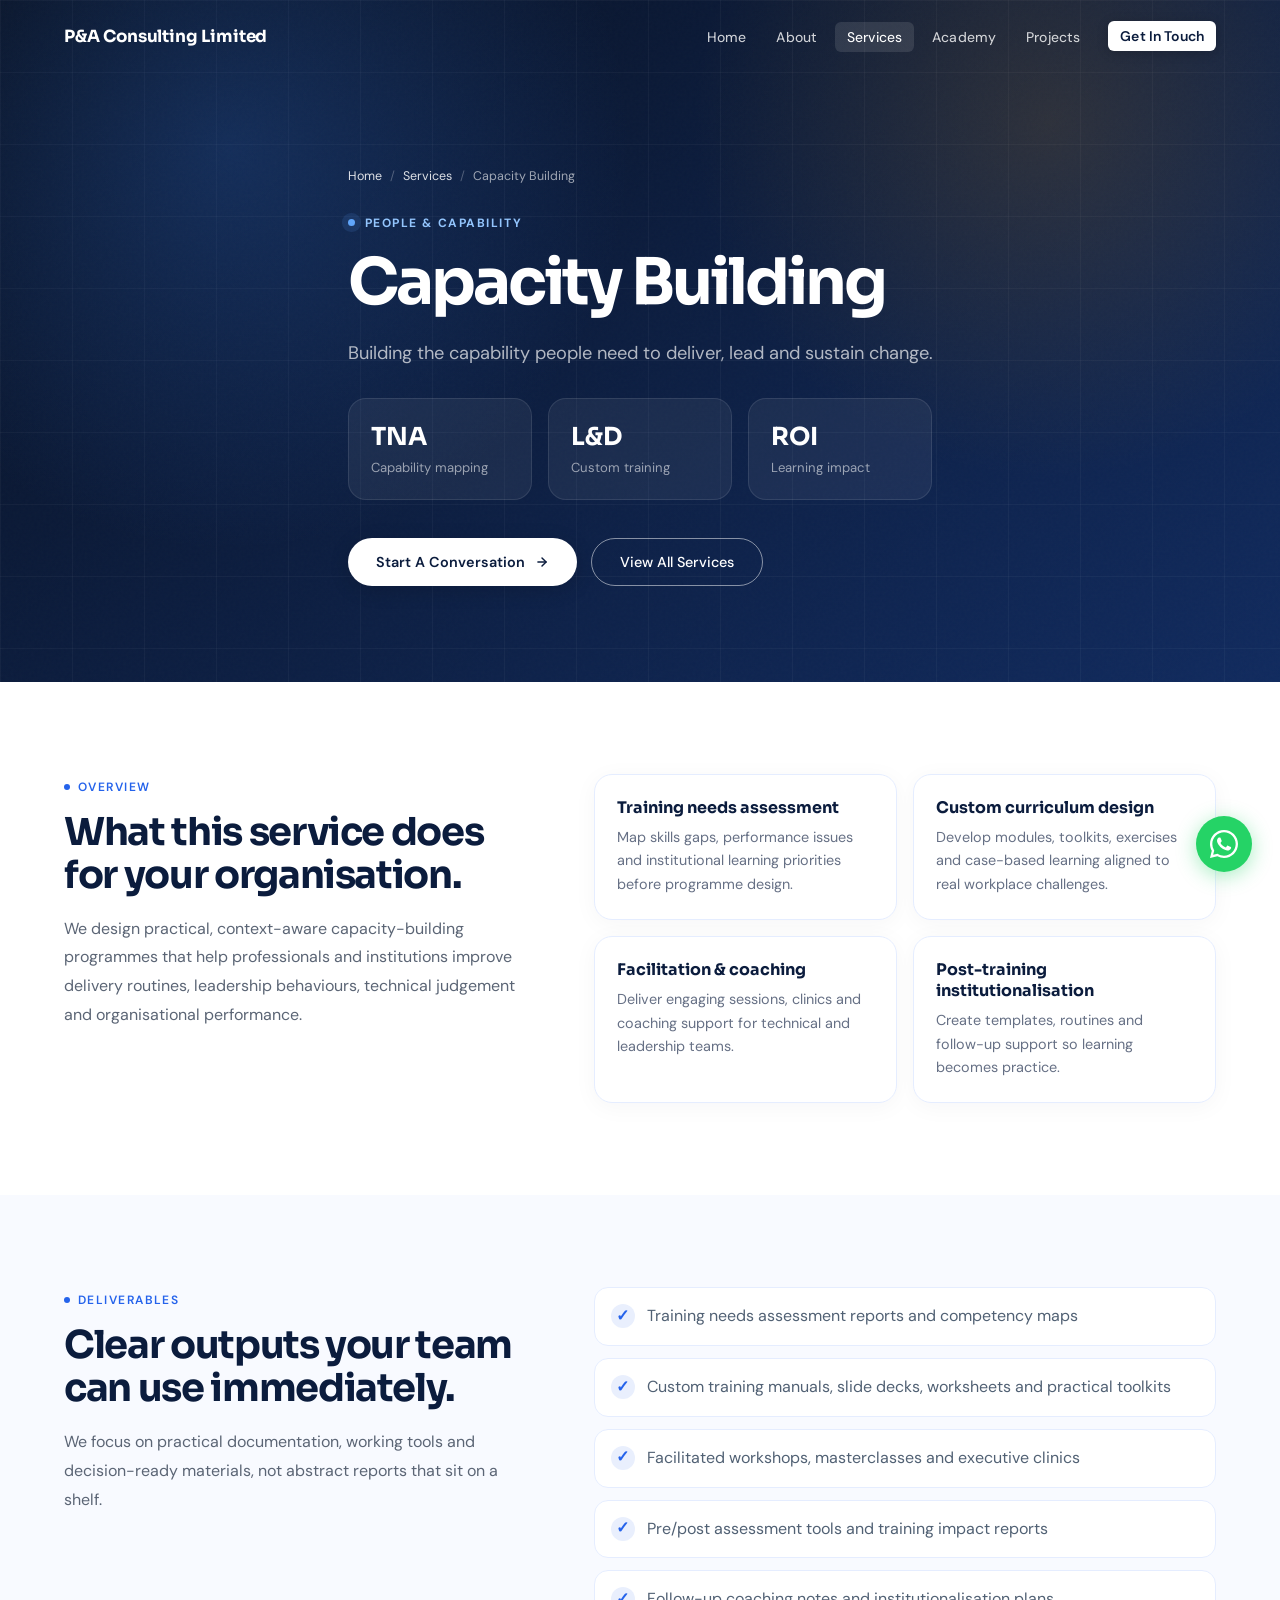
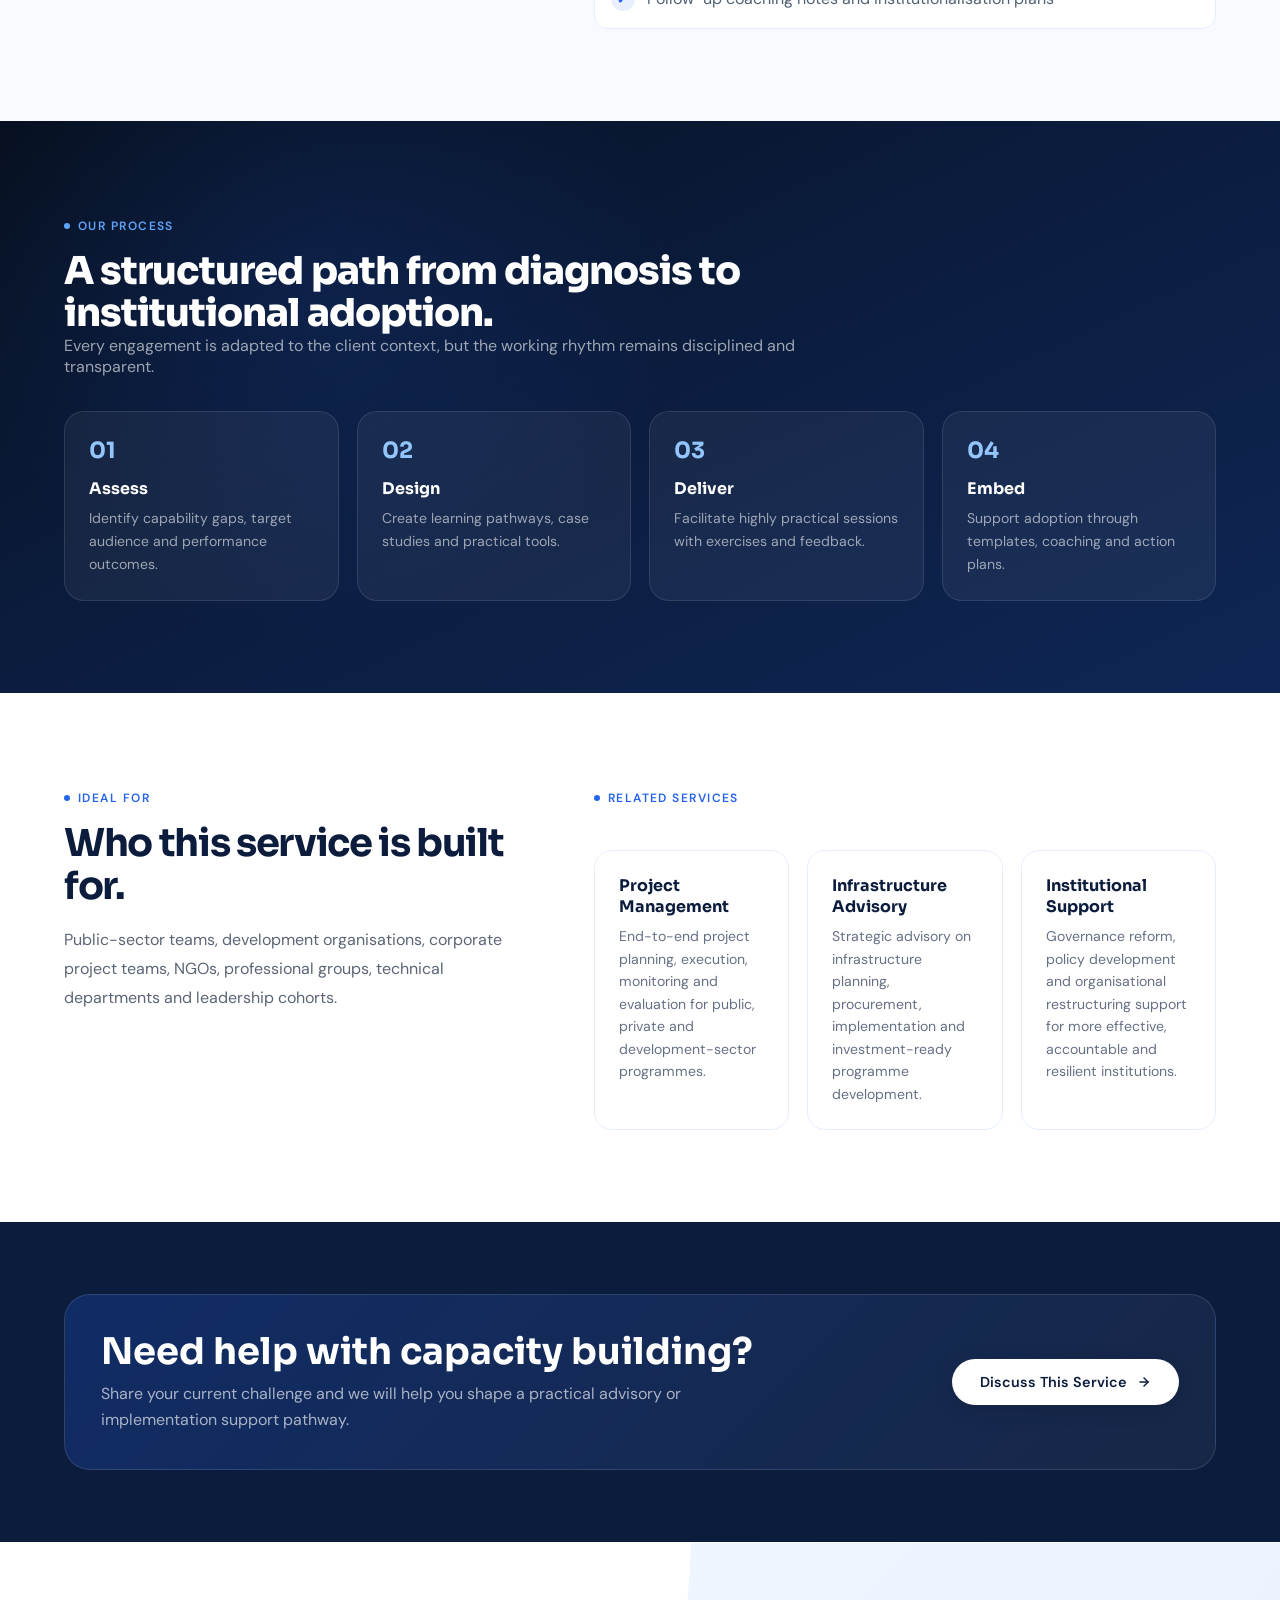
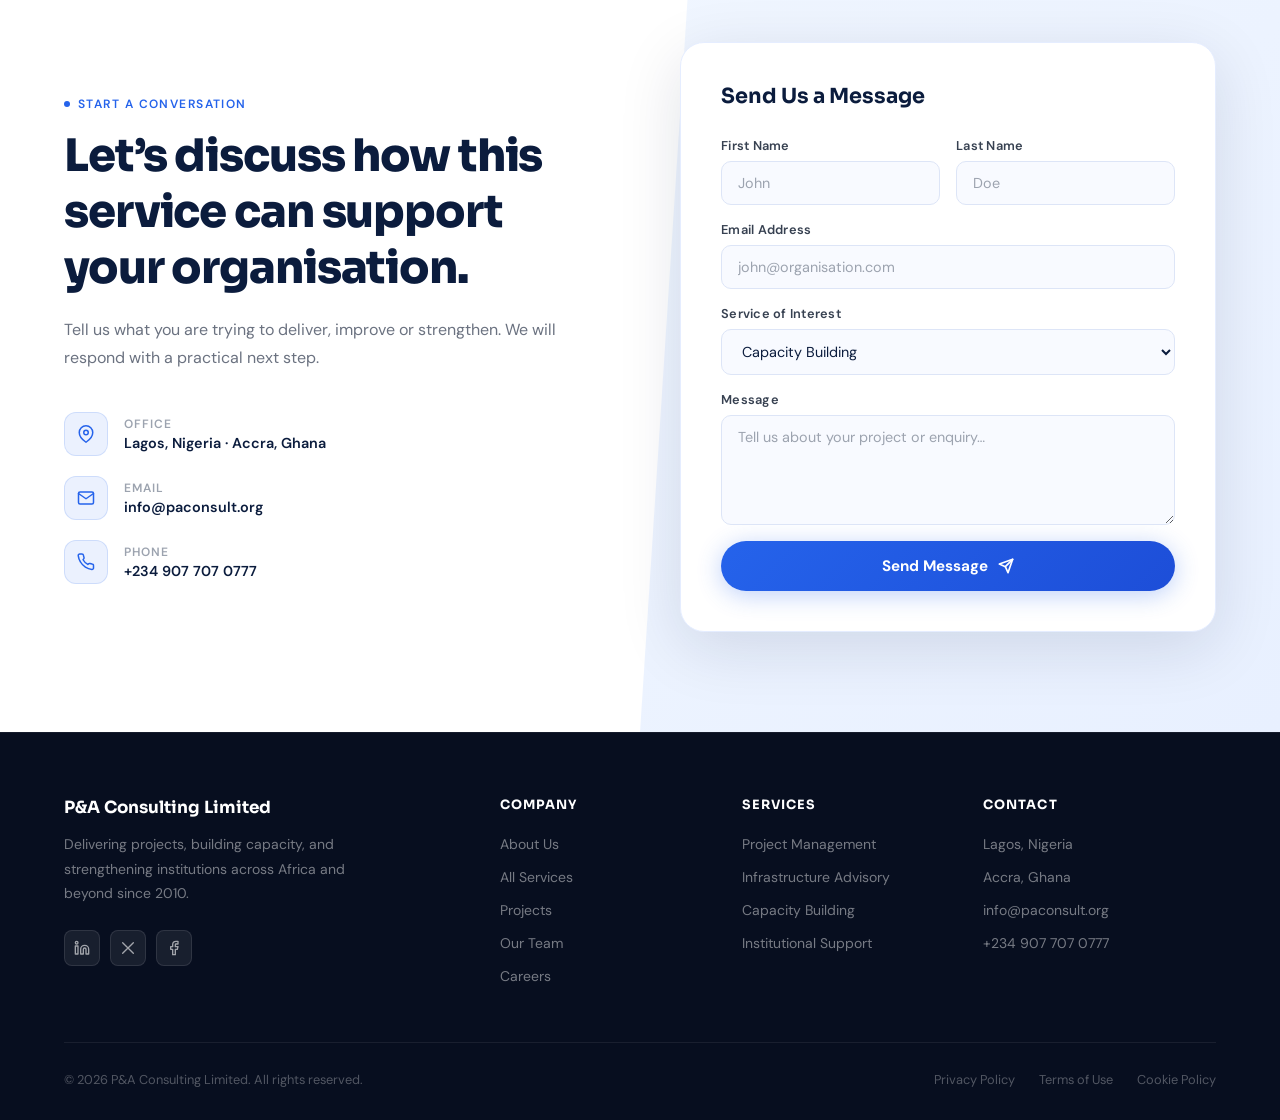
<file: services/capacity-building.html>
<!DOCTYPE html>
<html lang="en">
<head>
  <meta charset="UTF-8" />
  <meta name="viewport" content="width=device-width, initial-scale=1.0" />
  <meta name="description" content="Capacity Building services by P&amp;A Consulting Limited. Bespoke training and organisational development programmes that strengthen teams, systems and long-term institutional capability." />
  <title>Capacity Building | P&amp;A Consulting Limited</title>
  <link rel="preconnect" href="https://fonts.googleapis.com" />
  <link rel="preconnect" href="https://fonts.gstatic.com" crossorigin />
  <link href="https://fonts.googleapis.com/css2?family=Sora:wght@300;400;500;600;700;800&family=DM+Sans:ital,opsz,wght@0,9..40,300;0,9..40,400;0,9..40,500;0,9..40,600;1,9..40,300&display=swap" rel="stylesheet" />
  <link rel="stylesheet" href="../assets/css/site.css" />
</head>

<body class="page-shell">
<header id="navbar" class="scrolled" role="banner">
  <nav class="nav-inner" aria-label="Primary navigation">
    <a href="../index.html" class="nav-logo" aria-label="P&A Consulting Limited home">P&amp;A Consulting Limited</a>
    <ul class="nav-links" role="list">
      <li><a href="../index.html#hero">Home</a></li>
      <li><a href="../about.html">About</a></li>
      <li><a href="../services.html" class="active" data-keep-active="true">Services</a></li>
      <li><a href="https://academy.paconsult.org" target="_blank" rel="noopener noreferrer">Academy</a></li>
      <li><a href="../index.html#projects">Projects</a></li>
      <li style="margin-left:10px"><a href="#contact" class="btn-nav">Get In Touch</a></li>
    </ul>
    <button id="hamburger" aria-label="Toggle navigation menu" aria-expanded="false" aria-controls="mobile-menu">
      <span class="bar"></span><span class="bar"></span><span class="bar"></span>
    </button>
  </nav>
</header>
<div id="menu-overlay" aria-hidden="true"></div>
<nav id="mobile-menu" aria-label="Mobile navigation" aria-hidden="true">
  <a href="../index.html#hero" onclick="closeMenu()">Home</a>
  <a href="../about.html" onclick="closeMenu()">About</a>
  <a href="../services.html" class="active" data-keep-active="true" onclick="closeMenu()">Services</a>
  <a href="https://academy.paconsult.org" target="_blank" rel="noopener noreferrer" onclick="closeMenu()">Academy</a>
  <a href="../index.html#projects" onclick="closeMenu()">Projects</a>
  <a href="#contact" class="btn-mob-cta" onclick="closeMenu()">Get In Touch</a>
</nav>
<main>
  <section class="page-hero" aria-label="Capacity Building">
    <div class="page-hero-inner">
      <div class="breadcrumb"><a href="../index.html">Home</a><span class="breadcrumb-sep">/</span><a href="../services.html">Services</a><span class="breadcrumb-sep">/</span><span>Capacity Building</span></div>
      <div class="page-kicker">People &amp; Capability</div>
      <h1 class="page-title">Capacity Building</h1>
      <p class="page-subtitle">Building the capability people need to deliver, lead and sustain change.</p>
      <div class="service-mini-stat-grid"><div class="service-mini-stat"><b>TNA</b><span>Capability mapping</span></div><div class="service-mini-stat"><b>L&amp;D</b><span>Custom training</span></div><div class="service-mini-stat"><b>ROI</b><span>Learning impact</span></div></div>
      <div class="page-hero-actions"><a href="#contact" class="btn-solid-white">Start A Conversation <svg width="14" height="14" viewBox="0 0 24 24" fill="none" stroke="currentColor" stroke-width="2.5" stroke-linecap="round" stroke-linejoin="round"><line x1="5" y1="12" x2="19" y2="12"/><polyline points="12 5 19 12 12 19"/></svg></a><a href="../services.html" class="btn-outline-white">View All Services</a></div>
    </div>
  </section>

  <section class="service-section" aria-label="Service introduction">
    <div class="section-wrap split-grid">
      <div class="sticky-intro">
        <div class="section-tag service-eyebrow-dark reveal"><span class="tag-dot"></span> Overview</div>
        <h2 class="reveal reveal-delay-1">What this service does for your organisation.</h2>
        <p class="lead reveal reveal-delay-2">We design practical, context-aware capacity-building programmes that help professionals and institutions improve delivery routines, leadership behaviours, technical judgement and organisational performance.</p>
      </div>
      <div class="bullet-grid"><div class="value-card reveal"><h3>Training needs assessment</h3><p>Map skills gaps, performance issues and institutional learning priorities before programme design.</p></div><div class="value-card reveal"><h3>Custom curriculum design</h3><p>Develop modules, toolkits, exercises and case-based learning aligned to real workplace challenges.</p></div><div class="value-card reveal"><h3>Facilitation &amp; coaching</h3><p>Deliver engaging sessions, clinics and coaching support for technical and leadership teams.</p></div><div class="value-card reveal"><h3>Post-training institutionalisation</h3><p>Create templates, routines and follow-up support so learning becomes practice.</p></div></div>
    </div>
  </section>

  <section class="service-section alt" aria-label="Deliverables">
    <div class="section-wrap split-grid">
      <div class="sticky-intro">
        <div class="section-tag service-eyebrow-dark reveal"><span class="tag-dot"></span> Deliverables</div>
        <h2 class="reveal reveal-delay-1">Clear outputs your team can use immediately.</h2>
        <p class="lead reveal reveal-delay-2">We focus on practical documentation, working tools and decision-ready materials, not abstract reports that sit on a shelf.</p>
      </div>
      <ul class="deliverable-list reveal reveal-delay-2"><li>Training needs assessment reports and competency maps</li><li>Custom training manuals, slide decks, worksheets and practical toolkits</li><li>Facilitated workshops, masterclasses and executive clinics</li><li>Pre/post assessment tools and training impact reports</li><li>Follow-up coaching notes and institutionalisation plans</li></ul>
    </div>
  </section>

  <section class="dark-band" aria-label="Our process">
    <div class="section-wrap">
      <div class="section-tag services-eyebrow reveal"><span class="tag-dot" style="background:#60a5fa"></span> Our Process</div>
      <h2 class="section-heading reveal reveal-delay-1" style="color:#fff;font-size:clamp(1.8rem,3vw,2.5rem);max-width:720px;">A structured path from diagnosis to institutional adoption.</h2>
      <p class="lead reveal reveal-delay-2" style="max-width:760px;margin-bottom:34px;">Every engagement is adapted to the client context, but the working rhythm remains disciplined and transparent.</p>
      <div class="process-steps"><div class="process-step reveal"><strong>01</strong><h3>Assess</h3><p>Identify capability gaps, target audience and performance outcomes.</p></div><div class="process-step reveal"><strong>02</strong><h3>Design</h3><p>Create learning pathways, case studies and practical tools.</p></div><div class="process-step reveal"><strong>03</strong><h3>Deliver</h3><p>Facilitate highly practical sessions with exercises and feedback.</p></div><div class="process-step reveal"><strong>04</strong><h3>Embed</h3><p>Support adoption through templates, coaching and action plans.</p></div></div>
    </div>
  </section>

  <section class="service-section" aria-label="Ideal clients and related services">
    <div class="section-wrap split-grid">
      <div>
        <div class="section-tag service-eyebrow-dark reveal"><span class="tag-dot"></span> Ideal For</div>
        <h2 class="reveal reveal-delay-1">Who this service is built for.</h2>
        <p class="lead reveal reveal-delay-2">Public-sector teams, development organisations, corporate project teams, NGOs, professional groups, technical departments and leadership cohorts.</p>
      </div>
      <div>
        <div class="section-tag service-eyebrow-dark reveal"><span class="tag-dot"></span> Related Services</div>
        <div class="related-grid"><a class="related-card" href="project-management.html"><h3>Project Management</h3><p>End-to-end project planning, execution, monitoring and evaluation for public, private and development-sector programmes.</p></a><a class="related-card" href="infrastructure-advisory.html"><h3>Infrastructure Advisory</h3><p>Strategic advisory on infrastructure planning, procurement, implementation and investment-ready programme development.</p></a><a class="related-card" href="institutional-support.html"><h3>Institutional Support</h3><p>Governance reform, policy development and organisational restructuring support for more effective, accountable and resilient institutions.</p></a></div>
      </div>
    </div>
  </section>

  <section class="cta-band" aria-label="Call to action">
    <div class="section-wrap">
      <div class="cta-panel reveal">
        <div><h2>Need help with capacity building?</h2><p>Share your current challenge and we will help you shape a practical advisory or implementation support pathway.</p></div>
        <a href="#contact" class="btn-solid-white">Discuss This Service <svg width="14" height="14" viewBox="0 0 24 24" fill="none" stroke="currentColor" stroke-width="2.5" stroke-linecap="round" stroke-linejoin="round"><line x1="5" y1="12" x2="19" y2="12"/><polyline points="12 5 19 12 12 19"/></svg></a>
      </div>
    </div>
  </section>

  <section id="contact" aria-label="Contact us">
  <div class="section-wrap">
    <div class="contact-grid">
      <div class="contact-left">
        <div class="section-tag contact-eyebrow reveal"><span class="tag-dot"></span> Start A Conversation</div>
        <h2 class="contact-heading reveal reveal-delay-1">Let’s discuss how this service can support your organisation.</h2>
        <p class="contact-sub reveal reveal-delay-2">Tell us what you are trying to deliver, improve or strengthen. We will respond with a practical next step.</p>
        <div class="contact-info reveal reveal-delay-3">
          <div class="contact-info-item"><div class="ci-icon"><svg width="18" height="18" viewBox="0 0 24 24" fill="none" stroke="currentColor" stroke-width="2" stroke-linecap="round" stroke-linejoin="round"><path d="M21 10c0 7-9 13-9 13s-9-6-9-13a9 9 0 0 1 18 0z"/><circle cx="12" cy="10" r="3"/></svg></div><div><div class="ci-label">Office</div><div class="ci-value">Lagos, Nigeria · Accra, Ghana</div></div></div>
          <div class="contact-info-item"><div class="ci-icon"><svg width="18" height="18" viewBox="0 0 24 24" fill="none" stroke="currentColor" stroke-width="2" stroke-linecap="round" stroke-linejoin="round"><path d="M4 4h16c1.1 0 2 .9 2 2v12c0 1.1-.9 2-2 2H4c-1.1 0-2-.9-2-2V6c0-1.1.9-2 2-2z"/><polyline points="22,6 12,13 2,6"/></svg></div><div><div class="ci-label">Email</div><div class="ci-value"><a href="mailto:info@paconsult.org" style="color:inherit;text-decoration:none">info@paconsult.org</a></div></div></div>
          <div class="contact-info-item"><div class="ci-icon"><svg width="18" height="18" viewBox="0 0 24 24" fill="none" stroke="currentColor" stroke-width="2" stroke-linecap="round" stroke-linejoin="round"><path d="M22 16.92v3a2 2 0 0 1-2.18 2 19.79 19.79 0 0 1-8.63-3.07A19.5 19.5 0 0 1 4.69 12 19.79 19.79 0 0 1 1.63 3.47 2 2 0 0 1 3.6 1.27h3a2 2 0 0 1 2 1.72 12.84 12.84 0 0 0 .7 2.81 2 2 0 0 1-.45 2.11L8.09 9a16 16 0 0 0 6.29 6.29l.82-.82a2 2 0 0 1 2.11-.45 12.84 12.84 0 0 0 2.81.7A2 2 0 0 1 22 16.92z"/></svg></div><div><div class="ci-label">Phone</div><div class="ci-value"><a href="tel:+2349077070777" style="color:inherit;text-decoration:none">+234 907 707 0777</a></div></div></div>
        </div>
      </div>
      <div class="contact-form-wrap reveal reveal-delay-2">
        <div class="form-heading">Send Us a Message</div>
        <form onsubmit="handleFormSubmit(event)" novalidate>
          <input type="text" name="_honey" style="display:none" tabindex="-1" autocomplete="off">
          <div class="form-row"><div class="form-group"><label class="form-label" for="f-name">First Name</label><input class="form-input" type="text" id="f-name" name="first_name" placeholder="John" required autocomplete="given-name"/></div><div class="form-group"><label class="form-label" for="f-lname">Last Name</label><input class="form-input" type="text" id="f-lname" name="last_name" placeholder="Doe" required autocomplete="family-name"/></div></div>
          <div class="form-group"><label class="form-label" for="f-email">Email Address</label><input class="form-input" type="email" id="f-email" name="email" placeholder="john@organisation.com" required autocomplete="email"/></div>
          <div class="form-group"><label class="form-label" for="f-service">Service of Interest</label><select class="form-select" id="f-service" name="service_interest"><option value="" disabled>Select a service…</option><option >Project Management</option><option >Infrastructure Advisory</option><option selected>Capacity Building</option><option >Institutional Support</option><option >Academy / Training</option><option >Other</option></select></div>
          <div class="form-group"><label class="form-label" for="f-msg">Message</label><textarea class="form-textarea" id="f-msg" name="message" placeholder="Tell us about your project or enquiry…" required></textarea></div>
          <button type="submit" class="form-submit">Send Message <svg width="16" height="16" viewBox="0 0 24 24" fill="none" stroke="currentColor" stroke-width="2.5" stroke-linecap="round" stroke-linejoin="round"><line x1="22" y1="2" x2="11" y2="13"/><polygon points="22 2 15 22 11 13 2 9 22 2"/></svg></button>
        </form>
      </div>
    </div>
  </div>
</section>
</main>
<footer>
  <div class="section-wrap">
    <div class="footer-grid">
      <div>
        <div class="footer-brand-name">P&amp;A Consulting Limited</div>
        <p class="footer-brand-desc">Delivering projects, building capacity, and strengthening institutions across Africa and beyond since 2010.</p>
        <div class="footer-socials">
          <a href="#" class="footer-social" aria-label="LinkedIn"><svg viewBox="0 0 24 24" fill="none" stroke="currentColor" stroke-width="2" stroke-linecap="round" stroke-linejoin="round"><path d="M16 8a6 6 0 0 1 6 6v7h-4v-7a2 2 0 0 0-2-2 2 2 0 0 0-2 2v7h-4v-7a6 6 0 0 1 6-6z"/><rect x="2" y="9" width="4" height="12"/><circle cx="4" cy="4" r="2"/></svg></a>
          <a href="#" class="footer-social" aria-label="Twitter / X"><svg viewBox="0 0 24 24" fill="none" stroke="currentColor" stroke-width="2" stroke-linecap="round" stroke-linejoin="round"><path d="M4 4l16 16M20 4L4 20"/></svg></a>
          <a href="#" class="footer-social" aria-label="Facebook"><svg viewBox="0 0 24 24" fill="none" stroke="currentColor" stroke-width="2" stroke-linecap="round" stroke-linejoin="round"><path d="M18 2h-3a5 5 0 0 0-5 5v3H7v4h3v8h4v-8h3l1-4h-4V7a1 1 0 0 1 1-1h3z"/></svg></a>
        </div>
      </div>
      <div>
        <div class="footer-col-title">Company</div>
        <ul class="footer-links">
          <li><a href="../about.html">About Us</a></li>
          <li><a href="../services.html">All Services</a></li>
          <li><a href="../index.html#projects">Projects</a></li>
          <li><button onclick="showToast('Team page coming soon!')">Our Team</button></li>
          <li><button onclick="showToast('Careers page coming soon!')">Careers</button></li>
        </ul>
      </div>
      <div>
        <div class="footer-col-title">Services</div>
        <ul class="footer-links">
          <li><a href="project-management.html">Project Management</a></li><li><a href="infrastructure-advisory.html">Infrastructure Advisory</a></li><li><a href="capacity-building.html">Capacity Building</a></li><li><a href="institutional-support.html">Institutional Support</a></li>
        </ul>
      </div>
      <div>
        <div class="footer-col-title">Contact</div>
        <ul class="footer-links">
          <li><a href="#">Lagos, Nigeria</a></li>
          <li><a href="#">Accra, Ghana</a></li>
          <li><a href="mailto:info@paconsult.org">info@paconsult.org</a></li>
          <li><a href="tel:+2349077070777">+234 907 707 0777</a></li>
        </ul>
      </div>
    </div>
    <div class="footer-bottom">
      <p class="footer-copy">&copy; <span id="year"></span> P&amp;A Consulting Limited. All rights reserved.</p>
      <div class="footer-legal">
        <a href="#">Privacy Policy</a>
        <a href="#">Terms of Use</a>
        <a href="#">Cookie Policy</a>
      </div>
    </div>
  </div>
</footer>
<a href="https://wa.me/2349077070777?text=Hello%2C%20I%27d%20like%20to%20enquire%20about%20P%26A%20Consulting%20services." class="wa-fab" target="_blank" rel="noopener noreferrer" aria-label="Chat with us on WhatsApp">
  <span class="wa-fab-label">Chat on WhatsApp</span>
  <svg width="26" height="26" viewBox="0 0 24 24" fill="currentColor" aria-hidden="true"><path d="M17.472 14.382c-.297-.149-1.758-.867-2.03-.967-.273-.099-.471-.148-.67.15-.197.297-.767.966-.94 1.164-.173.199-.347.223-.644.075-.297-.15-1.255-.463-2.39-1.475-.883-.788-1.48-1.761-1.653-2.059-.173-.297-.018-.458.13-.606.134-.133.298-.347.446-.52.149-.174.198-.298.298-.497.099-.198.05-.371-.025-.52-.075-.149-.669-1.612-.916-2.207-.242-.579-.487-.5-.669-.51-.173-.008-.371-.01-.57-.01-.198 0-.52.074-.792.372-.272.297-1.04 1.016-1.04 2.479 0 1.462 1.065 2.875 1.213 3.074.149.198 2.096 3.2 5.077 4.487.709.306 1.262.489 1.694.625.712.227 1.36.195 1.871.118.571-.085 1.758-.719 2.006-1.413.248-.694.248-1.289.173-1.413-.074-.124-.272-.198-.57-.347z"/><path d="M12 0C5.373 0 0 5.373 0 12c0 2.127.558 4.122 1.528 5.855L0 24l6.335-1.505A11.945 11.945 0 0012 24c6.627 0 12-5.373 12-12S18.627 0 12 0zm0 22c-1.885 0-3.65-.502-5.176-1.382l-.371-.22-3.763.894.95-3.664-.242-.386A9.943 9.943 0 012 12C2 6.477 6.477 2 12 2s10 4.477 10 10-4.477 10-10 10z"/></svg>
</a>
<script src="../assets/js/site.js"></script>
</body>
</html>
</file>
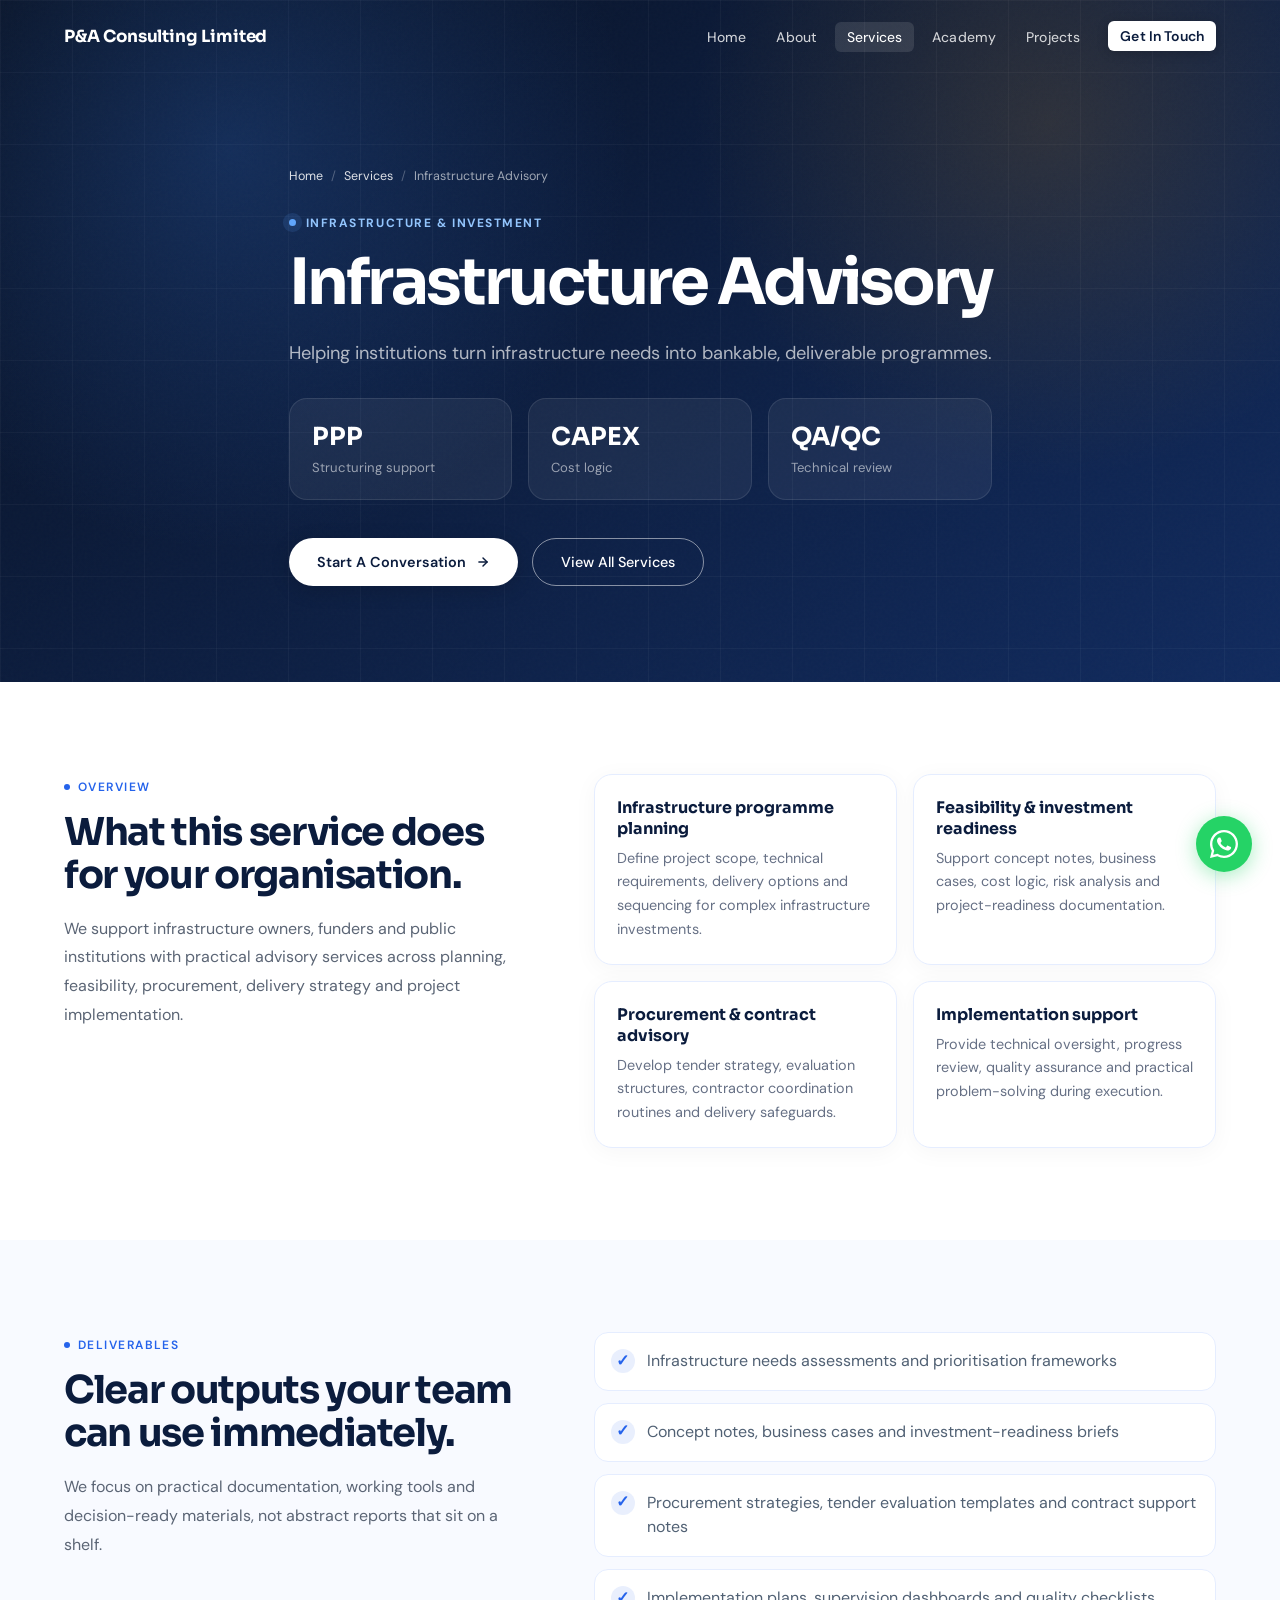
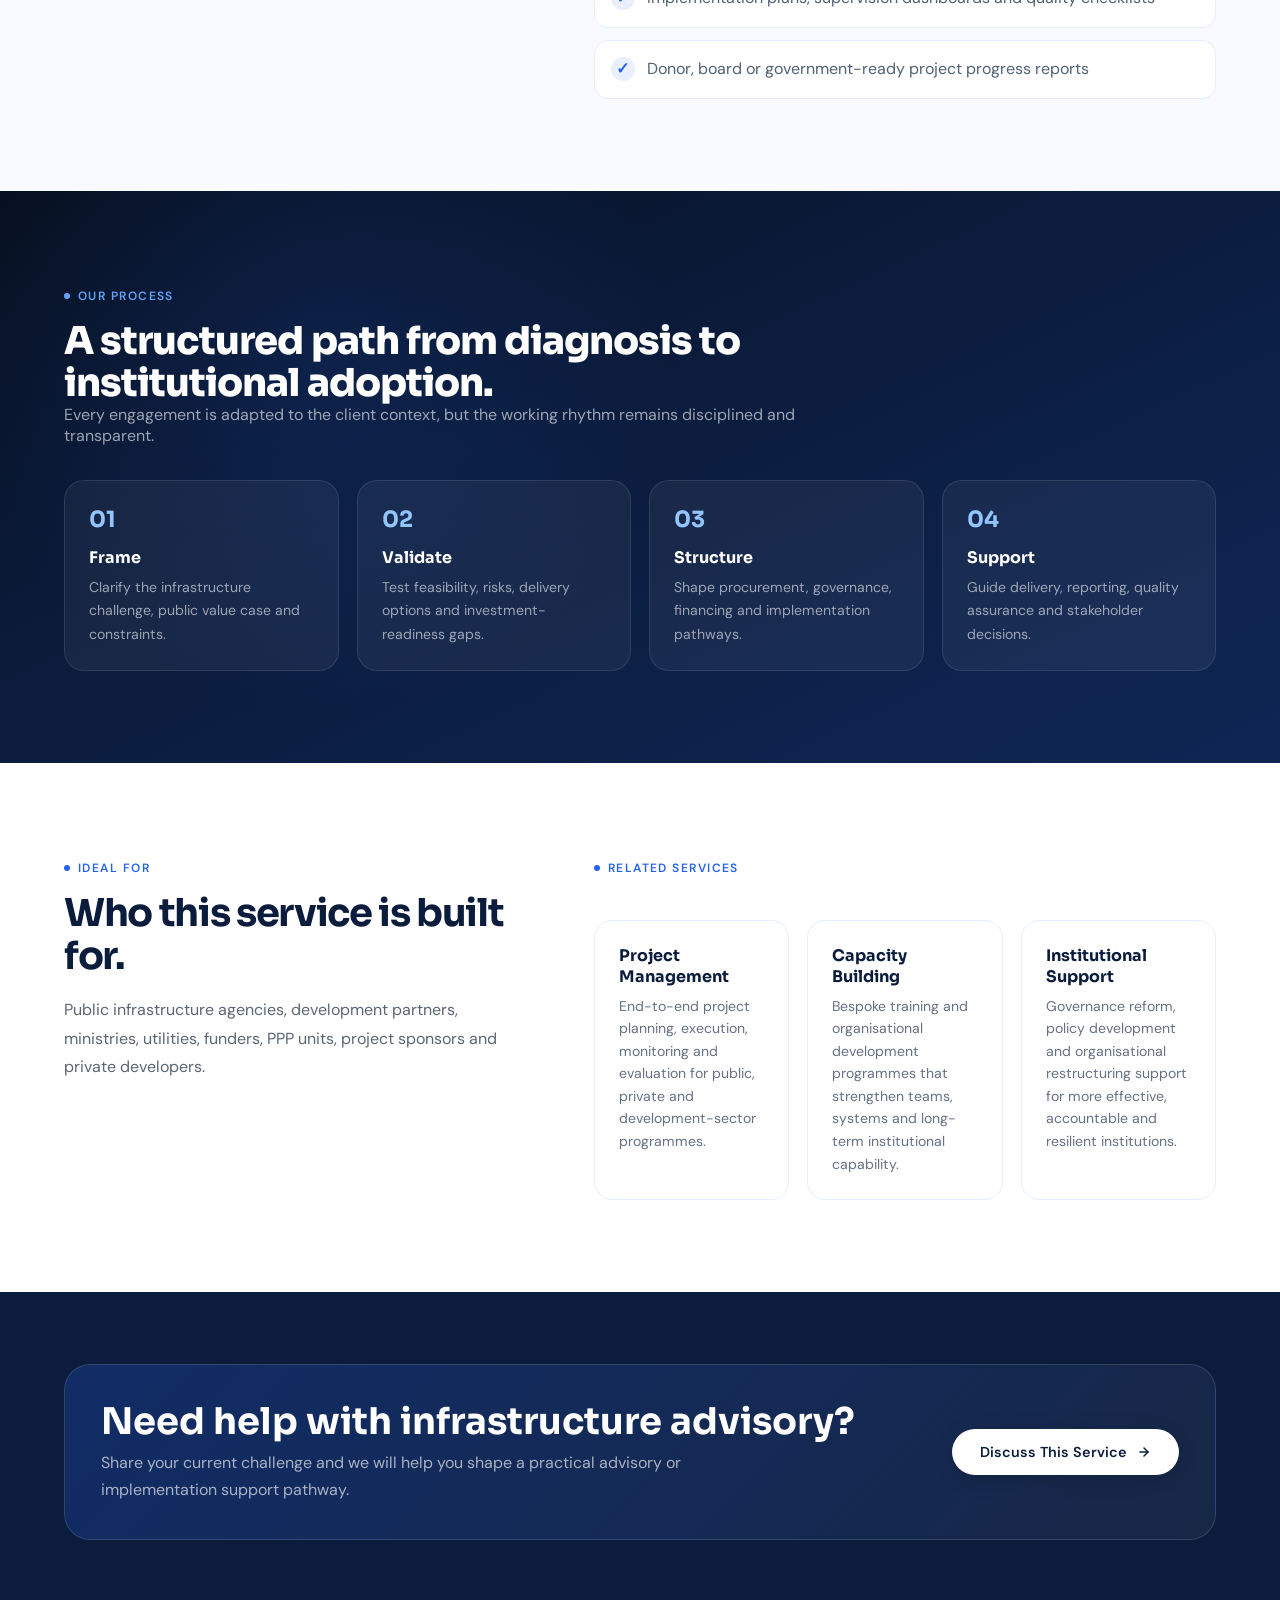
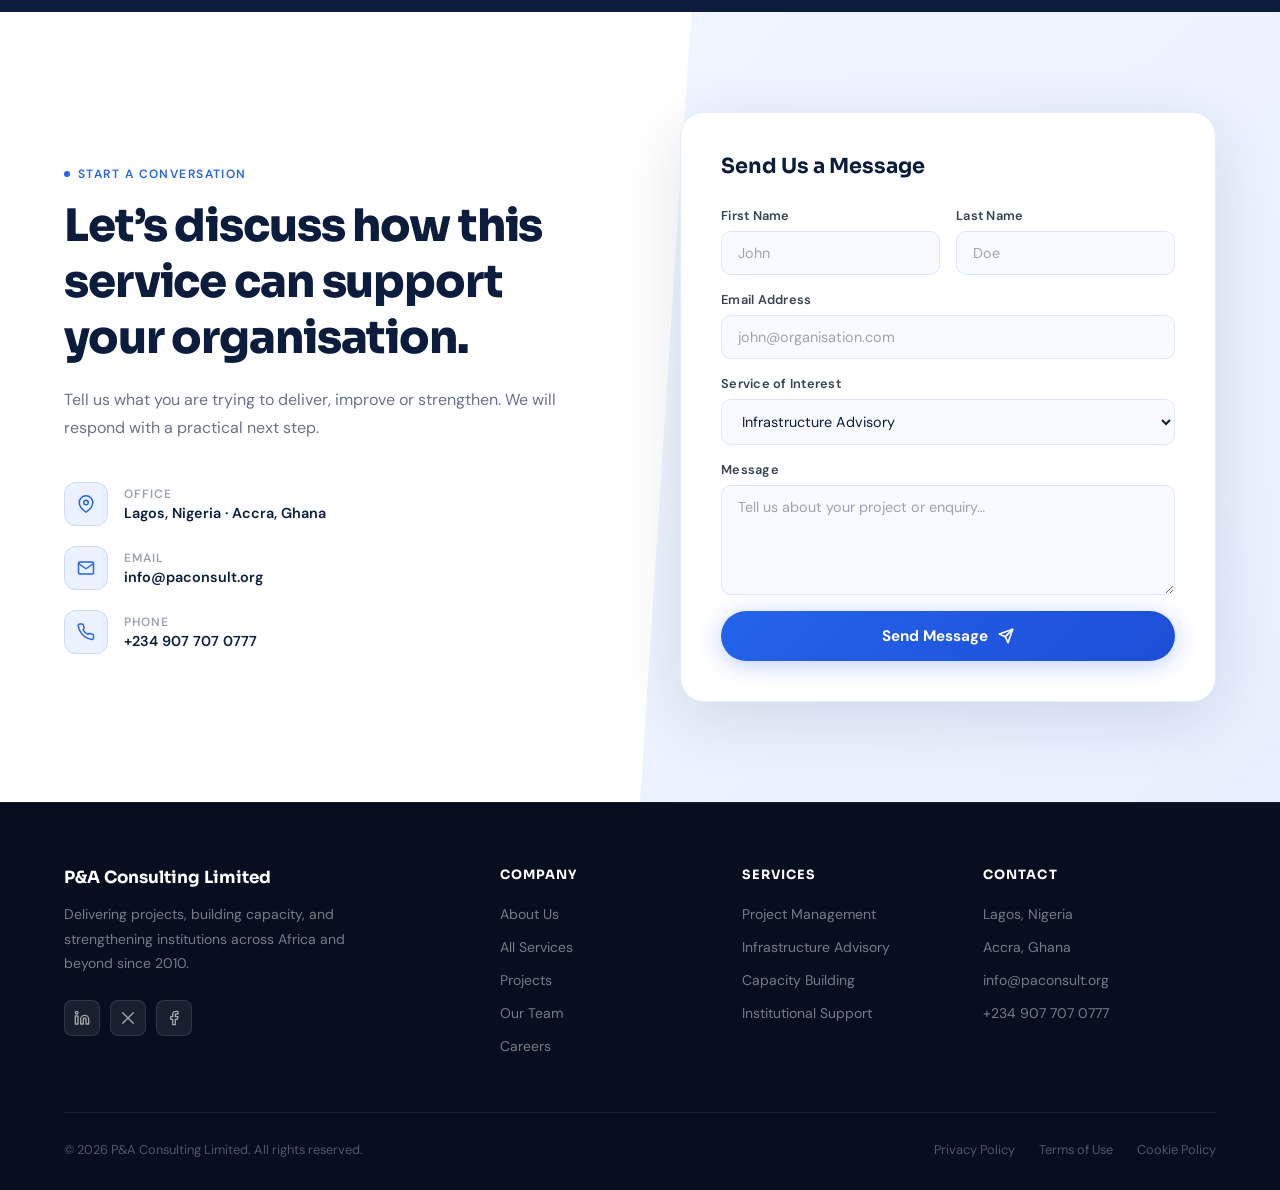
<file: services/infrastructure-advisory.html>
<!DOCTYPE html>
<html lang="en">
<head>
  <meta charset="UTF-8" />
  <meta name="viewport" content="width=device-width, initial-scale=1.0" />
  <meta name="description" content="Infrastructure Advisory services by P&amp;A Consulting Limited. Strategic advisory on infrastructure planning, procurement, implementation and investment-ready programme development." />
  <title>Infrastructure Advisory | P&amp;A Consulting Limited</title>
  <link rel="preconnect" href="https://fonts.googleapis.com" />
  <link rel="preconnect" href="https://fonts.gstatic.com" crossorigin />
  <link href="https://fonts.googleapis.com/css2?family=Sora:wght@300;400;500;600;700;800&family=DM+Sans:ital,opsz,wght@0,9..40,300;0,9..40,400;0,9..40,500;0,9..40,600;1,9..40,300&display=swap" rel="stylesheet" />
  <link rel="stylesheet" href="../assets/css/site.css" />
</head>

<body class="page-shell">
<header id="navbar" class="scrolled" role="banner">
  <nav class="nav-inner" aria-label="Primary navigation">
    <a href="../index.html" class="nav-logo" aria-label="P&A Consulting Limited home">P&amp;A Consulting Limited</a>
    <ul class="nav-links" role="list">
      <li><a href="../index.html#hero">Home</a></li>
      <li><a href="../about.html">About</a></li>
      <li><a href="../services.html" class="active" data-keep-active="true">Services</a></li>
      <li><a href="https://academy.paconsult.org" target="_blank" rel="noopener noreferrer">Academy</a></li>
      <li><a href="../index.html#projects">Projects</a></li>
      <li style="margin-left:10px"><a href="#contact" class="btn-nav">Get In Touch</a></li>
    </ul>
    <button id="hamburger" aria-label="Toggle navigation menu" aria-expanded="false" aria-controls="mobile-menu">
      <span class="bar"></span><span class="bar"></span><span class="bar"></span>
    </button>
  </nav>
</header>
<div id="menu-overlay" aria-hidden="true"></div>
<nav id="mobile-menu" aria-label="Mobile navigation" aria-hidden="true">
  <a href="../index.html#hero" onclick="closeMenu()">Home</a>
  <a href="../about.html" onclick="closeMenu()">About</a>
  <a href="../services.html" class="active" data-keep-active="true" onclick="closeMenu()">Services</a>
  <a href="https://academy.paconsult.org" target="_blank" rel="noopener noreferrer" onclick="closeMenu()">Academy</a>
  <a href="../index.html#projects" onclick="closeMenu()">Projects</a>
  <a href="#contact" class="btn-mob-cta" onclick="closeMenu()">Get In Touch</a>
</nav>
<main>
  <section class="page-hero" aria-label="Infrastructure Advisory">
    <div class="page-hero-inner">
      <div class="breadcrumb"><a href="../index.html">Home</a><span class="breadcrumb-sep">/</span><a href="../services.html">Services</a><span class="breadcrumb-sep">/</span><span>Infrastructure Advisory</span></div>
      <div class="page-kicker">Infrastructure &amp; Investment</div>
      <h1 class="page-title">Infrastructure Advisory</h1>
      <p class="page-subtitle">Helping institutions turn infrastructure needs into bankable, deliverable programmes.</p>
      <div class="service-mini-stat-grid"><div class="service-mini-stat"><b>PPP</b><span>Structuring support</span></div><div class="service-mini-stat"><b>CAPEX</b><span>Cost logic</span></div><div class="service-mini-stat"><b>QA/QC</b><span>Technical review</span></div></div>
      <div class="page-hero-actions"><a href="#contact" class="btn-solid-white">Start A Conversation <svg width="14" height="14" viewBox="0 0 24 24" fill="none" stroke="currentColor" stroke-width="2.5" stroke-linecap="round" stroke-linejoin="round"><line x1="5" y1="12" x2="19" y2="12"/><polyline points="12 5 19 12 12 19"/></svg></a><a href="../services.html" class="btn-outline-white">View All Services</a></div>
    </div>
  </section>

  <section class="service-section" aria-label="Service introduction">
    <div class="section-wrap split-grid">
      <div class="sticky-intro">
        <div class="section-tag service-eyebrow-dark reveal"><span class="tag-dot"></span> Overview</div>
        <h2 class="reveal reveal-delay-1">What this service does for your organisation.</h2>
        <p class="lead reveal reveal-delay-2">We support infrastructure owners, funders and public institutions with practical advisory services across planning, feasibility, procurement, delivery strategy and project implementation.</p>
      </div>
      <div class="bullet-grid"><div class="value-card reveal"><h3>Infrastructure programme planning</h3><p>Define project scope, technical requirements, delivery options and sequencing for complex infrastructure investments.</p></div><div class="value-card reveal"><h3>Feasibility &amp; investment readiness</h3><p>Support concept notes, business cases, cost logic, risk analysis and project-readiness documentation.</p></div><div class="value-card reveal"><h3>Procurement &amp; contract advisory</h3><p>Develop tender strategy, evaluation structures, contractor coordination routines and delivery safeguards.</p></div><div class="value-card reveal"><h3>Implementation support</h3><p>Provide technical oversight, progress review, quality assurance and practical problem-solving during execution.</p></div></div>
    </div>
  </section>

  <section class="service-section alt" aria-label="Deliverables">
    <div class="section-wrap split-grid">
      <div class="sticky-intro">
        <div class="section-tag service-eyebrow-dark reveal"><span class="tag-dot"></span> Deliverables</div>
        <h2 class="reveal reveal-delay-1">Clear outputs your team can use immediately.</h2>
        <p class="lead reveal reveal-delay-2">We focus on practical documentation, working tools and decision-ready materials, not abstract reports that sit on a shelf.</p>
      </div>
      <ul class="deliverable-list reveal reveal-delay-2"><li>Infrastructure needs assessments and prioritisation frameworks</li><li>Concept notes, business cases and investment-readiness briefs</li><li>Procurement strategies, tender evaluation templates and contract support notes</li><li>Implementation plans, supervision dashboards and quality checklists</li><li>Donor, board or government-ready project progress reports</li></ul>
    </div>
  </section>

  <section class="dark-band" aria-label="Our process">
    <div class="section-wrap">
      <div class="section-tag services-eyebrow reveal"><span class="tag-dot" style="background:#60a5fa"></span> Our Process</div>
      <h2 class="section-heading reveal reveal-delay-1" style="color:#fff;font-size:clamp(1.8rem,3vw,2.5rem);max-width:720px;">A structured path from diagnosis to institutional adoption.</h2>
      <p class="lead reveal reveal-delay-2" style="max-width:760px;margin-bottom:34px;">Every engagement is adapted to the client context, but the working rhythm remains disciplined and transparent.</p>
      <div class="process-steps"><div class="process-step reveal"><strong>01</strong><h3>Frame</h3><p>Clarify the infrastructure challenge, public value case and constraints.</p></div><div class="process-step reveal"><strong>02</strong><h3>Validate</h3><p>Test feasibility, risks, delivery options and investment-readiness gaps.</p></div><div class="process-step reveal"><strong>03</strong><h3>Structure</h3><p>Shape procurement, governance, financing and implementation pathways.</p></div><div class="process-step reveal"><strong>04</strong><h3>Support</h3><p>Guide delivery, reporting, quality assurance and stakeholder decisions.</p></div></div>
    </div>
  </section>

  <section class="service-section" aria-label="Ideal clients and related services">
    <div class="section-wrap split-grid">
      <div>
        <div class="section-tag service-eyebrow-dark reveal"><span class="tag-dot"></span> Ideal For</div>
        <h2 class="reveal reveal-delay-1">Who this service is built for.</h2>
        <p class="lead reveal reveal-delay-2">Public infrastructure agencies, development partners, ministries, utilities, funders, PPP units, project sponsors and private developers.</p>
      </div>
      <div>
        <div class="section-tag service-eyebrow-dark reveal"><span class="tag-dot"></span> Related Services</div>
        <div class="related-grid"><a class="related-card" href="project-management.html"><h3>Project Management</h3><p>End-to-end project planning, execution, monitoring and evaluation for public, private and development-sector programmes.</p></a><a class="related-card" href="capacity-building.html"><h3>Capacity Building</h3><p>Bespoke training and organisational development programmes that strengthen teams, systems and long-term institutional capability.</p></a><a class="related-card" href="institutional-support.html"><h3>Institutional Support</h3><p>Governance reform, policy development and organisational restructuring support for more effective, accountable and resilient institutions.</p></a></div>
      </div>
    </div>
  </section>

  <section class="cta-band" aria-label="Call to action">
    <div class="section-wrap">
      <div class="cta-panel reveal">
        <div><h2>Need help with infrastructure advisory?</h2><p>Share your current challenge and we will help you shape a practical advisory or implementation support pathway.</p></div>
        <a href="#contact" class="btn-solid-white">Discuss This Service <svg width="14" height="14" viewBox="0 0 24 24" fill="none" stroke="currentColor" stroke-width="2.5" stroke-linecap="round" stroke-linejoin="round"><line x1="5" y1="12" x2="19" y2="12"/><polyline points="12 5 19 12 12 19"/></svg></a>
      </div>
    </div>
  </section>

  <section id="contact" aria-label="Contact us">
  <div class="section-wrap">
    <div class="contact-grid">
      <div class="contact-left">
        <div class="section-tag contact-eyebrow reveal"><span class="tag-dot"></span> Start A Conversation</div>
        <h2 class="contact-heading reveal reveal-delay-1">Let’s discuss how this service can support your organisation.</h2>
        <p class="contact-sub reveal reveal-delay-2">Tell us what you are trying to deliver, improve or strengthen. We will respond with a practical next step.</p>
        <div class="contact-info reveal reveal-delay-3">
          <div class="contact-info-item"><div class="ci-icon"><svg width="18" height="18" viewBox="0 0 24 24" fill="none" stroke="currentColor" stroke-width="2" stroke-linecap="round" stroke-linejoin="round"><path d="M21 10c0 7-9 13-9 13s-9-6-9-13a9 9 0 0 1 18 0z"/><circle cx="12" cy="10" r="3"/></svg></div><div><div class="ci-label">Office</div><div class="ci-value">Lagos, Nigeria · Accra, Ghana</div></div></div>
          <div class="contact-info-item"><div class="ci-icon"><svg width="18" height="18" viewBox="0 0 24 24" fill="none" stroke="currentColor" stroke-width="2" stroke-linecap="round" stroke-linejoin="round"><path d="M4 4h16c1.1 0 2 .9 2 2v12c0 1.1-.9 2-2 2H4c-1.1 0-2-.9-2-2V6c0-1.1.9-2 2-2z"/><polyline points="22,6 12,13 2,6"/></svg></div><div><div class="ci-label">Email</div><div class="ci-value"><a href="mailto:info@paconsult.org" style="color:inherit;text-decoration:none">info@paconsult.org</a></div></div></div>
          <div class="contact-info-item"><div class="ci-icon"><svg width="18" height="18" viewBox="0 0 24 24" fill="none" stroke="currentColor" stroke-width="2" stroke-linecap="round" stroke-linejoin="round"><path d="M22 16.92v3a2 2 0 0 1-2.18 2 19.79 19.79 0 0 1-8.63-3.07A19.5 19.5 0 0 1 4.69 12 19.79 19.79 0 0 1 1.63 3.47 2 2 0 0 1 3.6 1.27h3a2 2 0 0 1 2 1.72 12.84 12.84 0 0 0 .7 2.81 2 2 0 0 1-.45 2.11L8.09 9a16 16 0 0 0 6.29 6.29l.82-.82a2 2 0 0 1 2.11-.45 12.84 12.84 0 0 0 2.81.7A2 2 0 0 1 22 16.92z"/></svg></div><div><div class="ci-label">Phone</div><div class="ci-value"><a href="tel:+2349077070777" style="color:inherit;text-decoration:none">+234 907 707 0777</a></div></div></div>
        </div>
      </div>
      <div class="contact-form-wrap reveal reveal-delay-2">
        <div class="form-heading">Send Us a Message</div>
        <form onsubmit="handleFormSubmit(event)" novalidate>
          <input type="text" name="_honey" style="display:none" tabindex="-1" autocomplete="off">
          <div class="form-row"><div class="form-group"><label class="form-label" for="f-name">First Name</label><input class="form-input" type="text" id="f-name" name="first_name" placeholder="John" required autocomplete="given-name"/></div><div class="form-group"><label class="form-label" for="f-lname">Last Name</label><input class="form-input" type="text" id="f-lname" name="last_name" placeholder="Doe" required autocomplete="family-name"/></div></div>
          <div class="form-group"><label class="form-label" for="f-email">Email Address</label><input class="form-input" type="email" id="f-email" name="email" placeholder="john@organisation.com" required autocomplete="email"/></div>
          <div class="form-group"><label class="form-label" for="f-service">Service of Interest</label><select class="form-select" id="f-service" name="service_interest"><option value="" disabled>Select a service…</option><option >Project Management</option><option selected>Infrastructure Advisory</option><option >Capacity Building</option><option >Institutional Support</option><option >Academy / Training</option><option >Other</option></select></div>
          <div class="form-group"><label class="form-label" for="f-msg">Message</label><textarea class="form-textarea" id="f-msg" name="message" placeholder="Tell us about your project or enquiry…" required></textarea></div>
          <button type="submit" class="form-submit">Send Message <svg width="16" height="16" viewBox="0 0 24 24" fill="none" stroke="currentColor" stroke-width="2.5" stroke-linecap="round" stroke-linejoin="round"><line x1="22" y1="2" x2="11" y2="13"/><polygon points="22 2 15 22 11 13 2 9 22 2"/></svg></button>
        </form>
      </div>
    </div>
  </div>
</section>
</main>
<footer>
  <div class="section-wrap">
    <div class="footer-grid">
      <div>
        <div class="footer-brand-name">P&amp;A Consulting Limited</div>
        <p class="footer-brand-desc">Delivering projects, building capacity, and strengthening institutions across Africa and beyond since 2010.</p>
        <div class="footer-socials">
          <a href="#" class="footer-social" aria-label="LinkedIn"><svg viewBox="0 0 24 24" fill="none" stroke="currentColor" stroke-width="2" stroke-linecap="round" stroke-linejoin="round"><path d="M16 8a6 6 0 0 1 6 6v7h-4v-7a2 2 0 0 0-2-2 2 2 0 0 0-2 2v7h-4v-7a6 6 0 0 1 6-6z"/><rect x="2" y="9" width="4" height="12"/><circle cx="4" cy="4" r="2"/></svg></a>
          <a href="#" class="footer-social" aria-label="Twitter / X"><svg viewBox="0 0 24 24" fill="none" stroke="currentColor" stroke-width="2" stroke-linecap="round" stroke-linejoin="round"><path d="M4 4l16 16M20 4L4 20"/></svg></a>
          <a href="#" class="footer-social" aria-label="Facebook"><svg viewBox="0 0 24 24" fill="none" stroke="currentColor" stroke-width="2" stroke-linecap="round" stroke-linejoin="round"><path d="M18 2h-3a5 5 0 0 0-5 5v3H7v4h3v8h4v-8h3l1-4h-4V7a1 1 0 0 1 1-1h3z"/></svg></a>
        </div>
      </div>
      <div>
        <div class="footer-col-title">Company</div>
        <ul class="footer-links">
          <li><a href="../about.html">About Us</a></li>
          <li><a href="../services.html">All Services</a></li>
          <li><a href="../index.html#projects">Projects</a></li>
          <li><button onclick="showToast('Team page coming soon!')">Our Team</button></li>
          <li><button onclick="showToast('Careers page coming soon!')">Careers</button></li>
        </ul>
      </div>
      <div>
        <div class="footer-col-title">Services</div>
        <ul class="footer-links">
          <li><a href="project-management.html">Project Management</a></li><li><a href="infrastructure-advisory.html">Infrastructure Advisory</a></li><li><a href="capacity-building.html">Capacity Building</a></li><li><a href="institutional-support.html">Institutional Support</a></li>
        </ul>
      </div>
      <div>
        <div class="footer-col-title">Contact</div>
        <ul class="footer-links">
          <li><a href="#">Lagos, Nigeria</a></li>
          <li><a href="#">Accra, Ghana</a></li>
          <li><a href="mailto:info@paconsult.org">info@paconsult.org</a></li>
          <li><a href="tel:+2349077070777">+234 907 707 0777</a></li>
        </ul>
      </div>
    </div>
    <div class="footer-bottom">
      <p class="footer-copy">&copy; <span id="year"></span> P&amp;A Consulting Limited. All rights reserved.</p>
      <div class="footer-legal">
        <a href="#">Privacy Policy</a>
        <a href="#">Terms of Use</a>
        <a href="#">Cookie Policy</a>
      </div>
    </div>
  </div>
</footer>
<a href="https://wa.me/2349077070777?text=Hello%2C%20I%27d%20like%20to%20enquire%20about%20P%26A%20Consulting%20services." class="wa-fab" target="_blank" rel="noopener noreferrer" aria-label="Chat with us on WhatsApp">
  <span class="wa-fab-label">Chat on WhatsApp</span>
  <svg width="26" height="26" viewBox="0 0 24 24" fill="currentColor" aria-hidden="true"><path d="M17.472 14.382c-.297-.149-1.758-.867-2.03-.967-.273-.099-.471-.148-.67.15-.197.297-.767.966-.94 1.164-.173.199-.347.223-.644.075-.297-.15-1.255-.463-2.39-1.475-.883-.788-1.48-1.761-1.653-2.059-.173-.297-.018-.458.13-.606.134-.133.298-.347.446-.52.149-.174.198-.298.298-.497.099-.198.05-.371-.025-.52-.075-.149-.669-1.612-.916-2.207-.242-.579-.487-.5-.669-.51-.173-.008-.371-.01-.57-.01-.198 0-.52.074-.792.372-.272.297-1.04 1.016-1.04 2.479 0 1.462 1.065 2.875 1.213 3.074.149.198 2.096 3.2 5.077 4.487.709.306 1.262.489 1.694.625.712.227 1.36.195 1.871.118.571-.085 1.758-.719 2.006-1.413.248-.694.248-1.289.173-1.413-.074-.124-.272-.198-.57-.347z"/><path d="M12 0C5.373 0 0 5.373 0 12c0 2.127.558 4.122 1.528 5.855L0 24l6.335-1.505A11.945 11.945 0 0012 24c6.627 0 12-5.373 12-12S18.627 0 12 0zm0 22c-1.885 0-3.65-.502-5.176-1.382l-.371-.22-3.763.894.95-3.664-.242-.386A9.943 9.943 0 012 12C2 6.477 6.477 2 12 2s10 4.477 10 10-4.477 10-10 10z"/></svg>
</a>
<script src="../assets/js/site.js"></script>
</body>
</html>
</file>
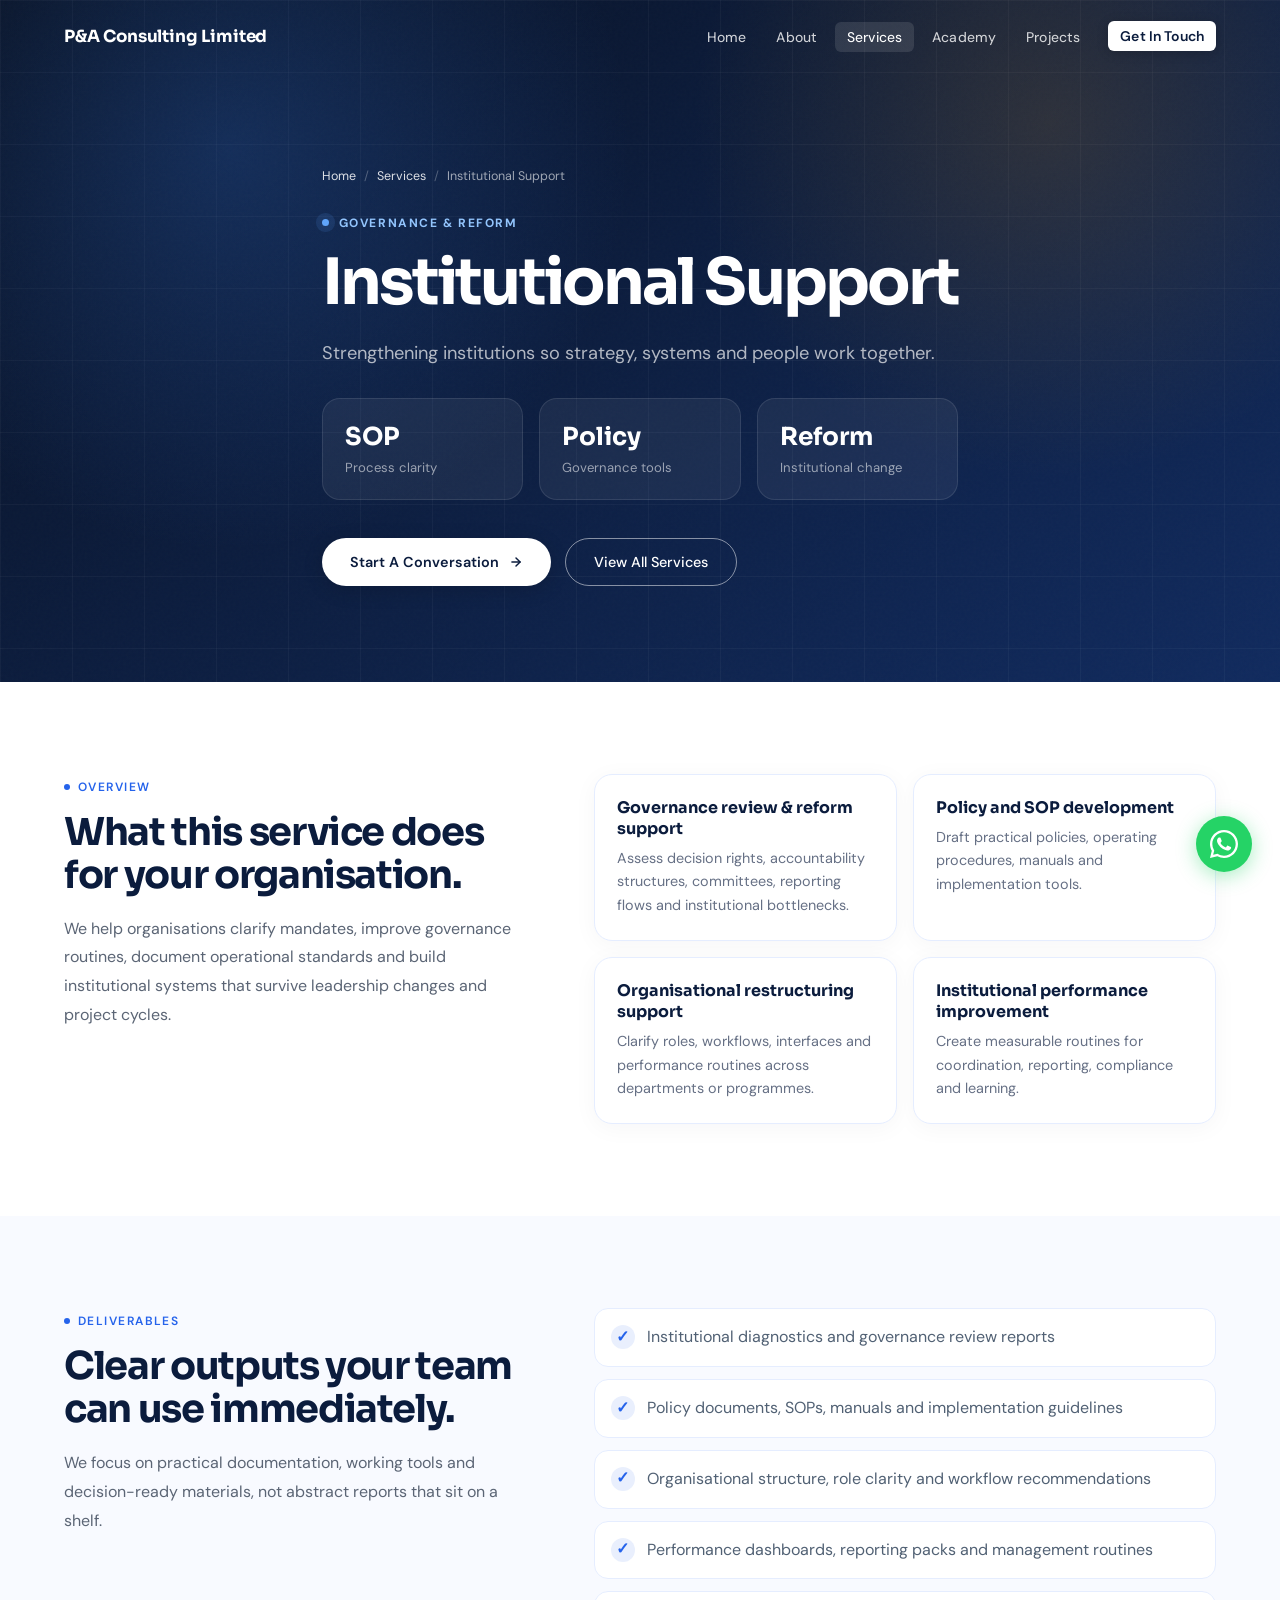
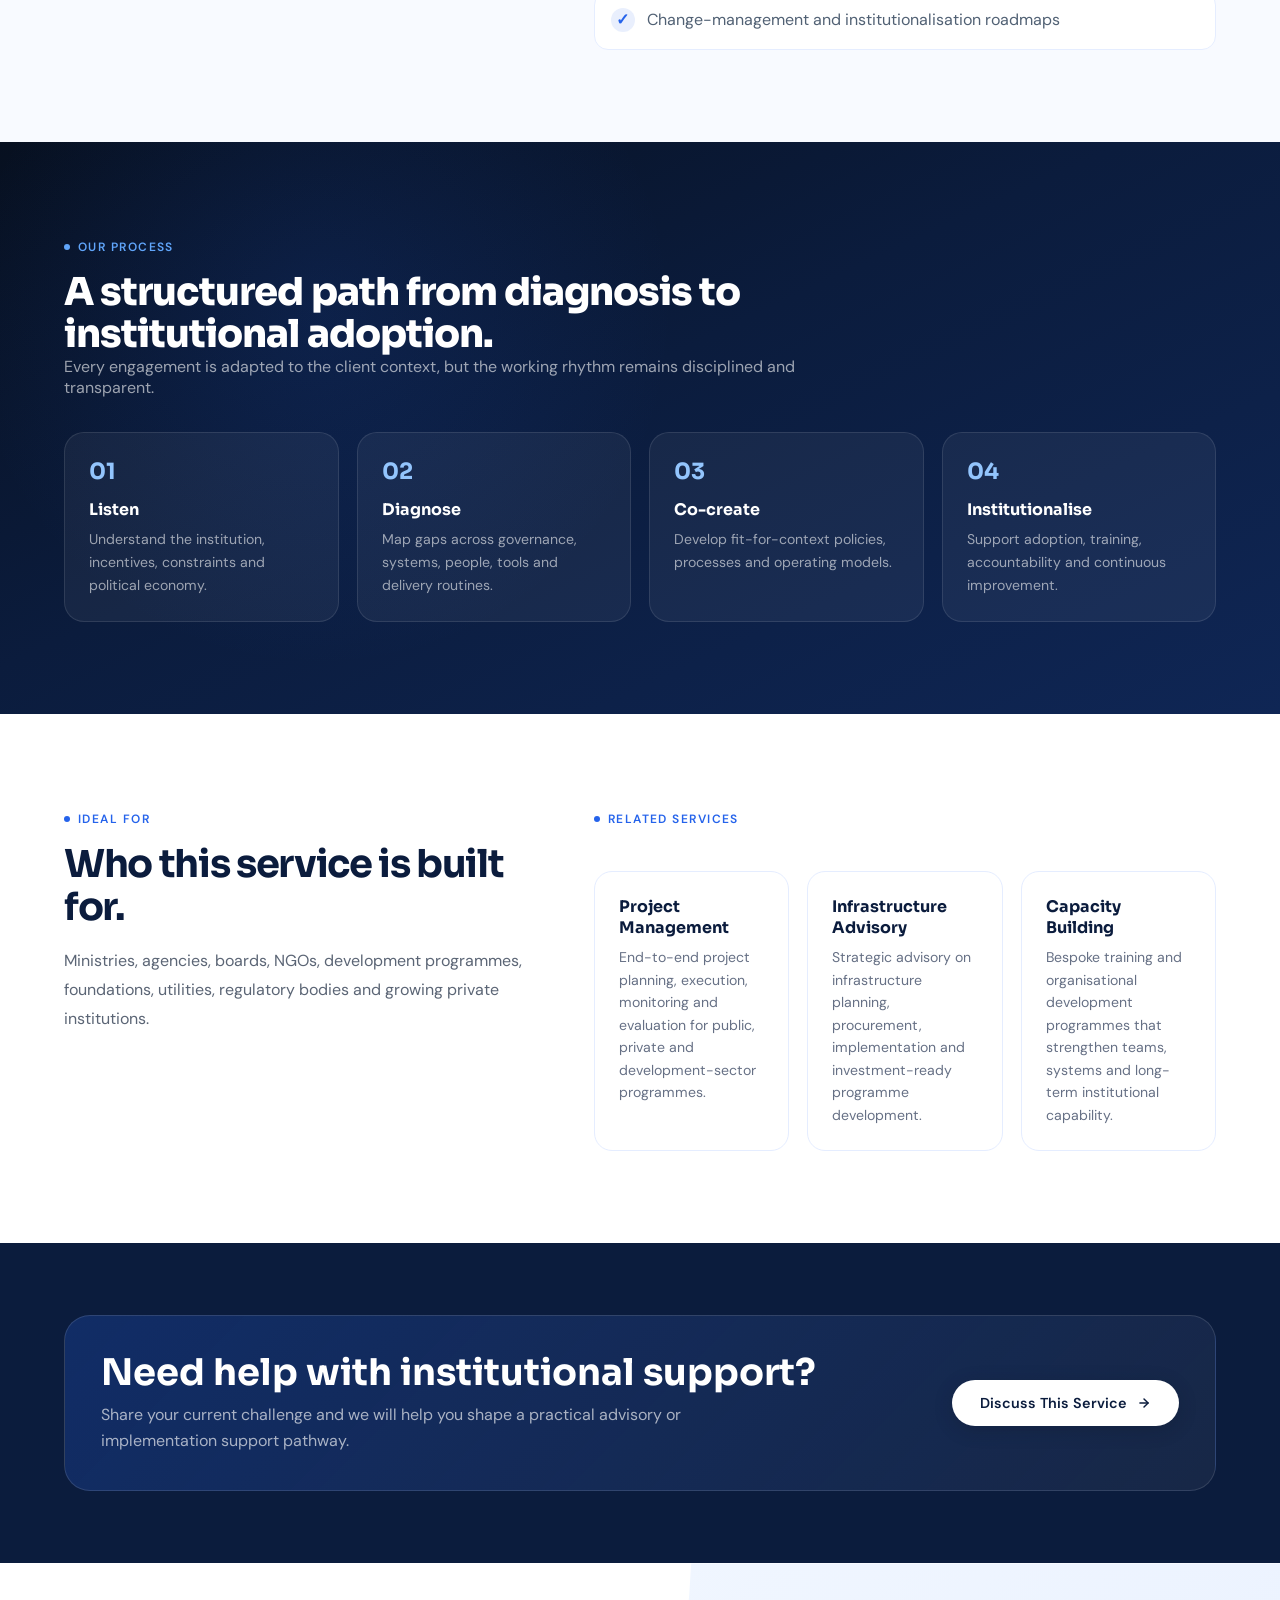
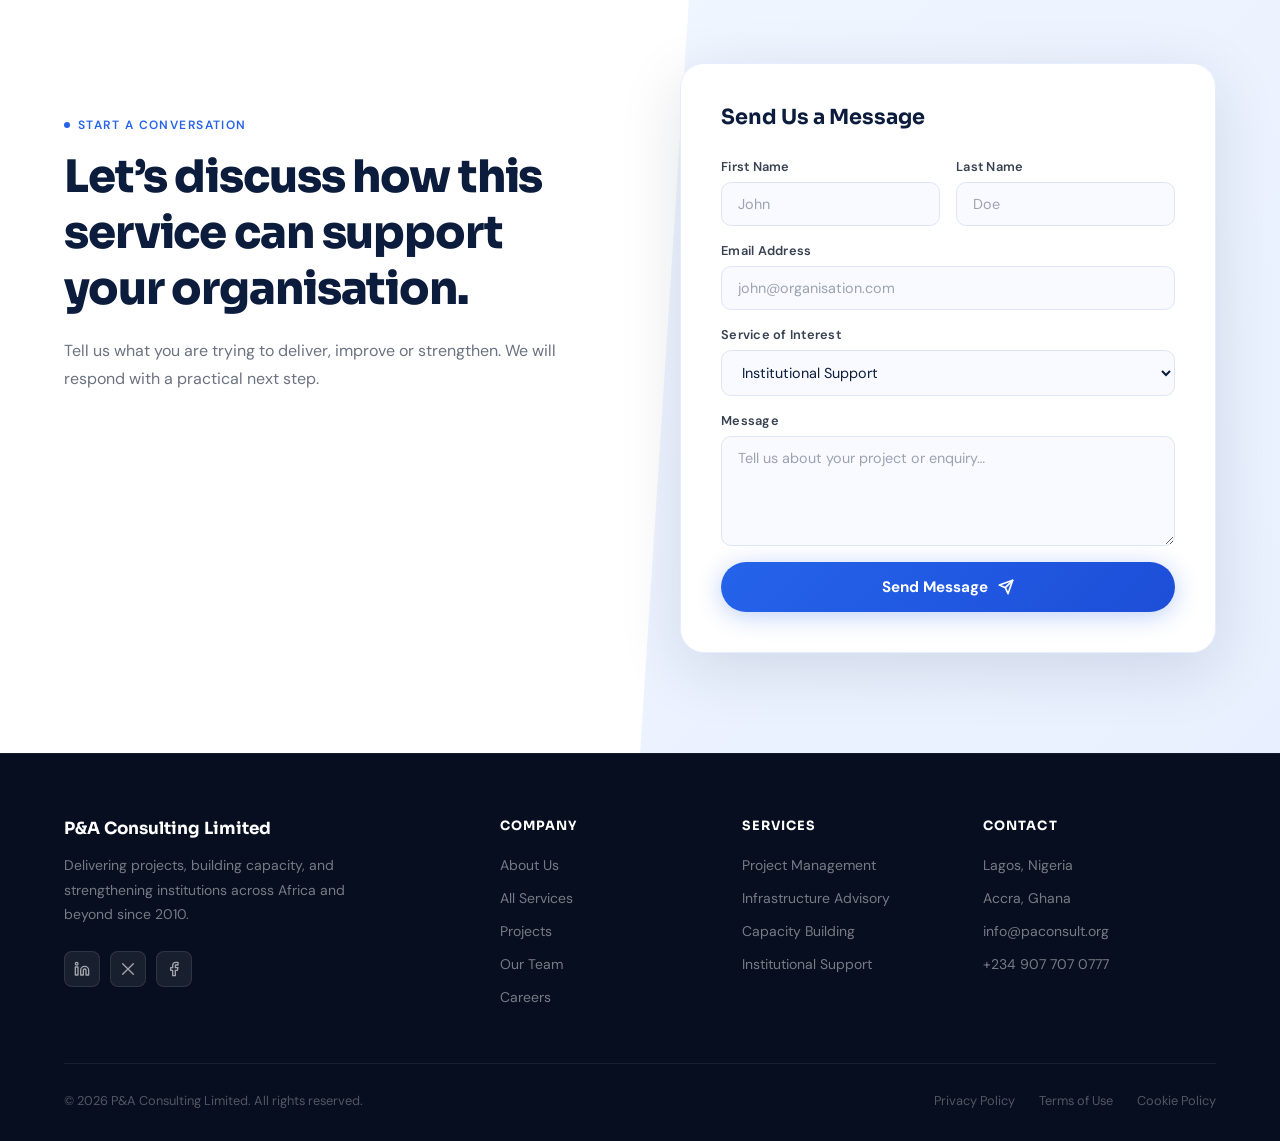
<file: services/institutional-support.html>
<!DOCTYPE html>
<html lang="en">
<head>
  <meta charset="UTF-8" />
  <meta name="viewport" content="width=device-width, initial-scale=1.0" />
  <meta name="description" content="Institutional Support services by P&amp;A Consulting Limited. Governance reform, policy development and organisational restructuring support for more effective, accountable and resilient institutions." />
  <title>Institutional Support | P&amp;A Consulting Limited</title>
  <link rel="preconnect" href="https://fonts.googleapis.com" />
  <link rel="preconnect" href="https://fonts.gstatic.com" crossorigin />
  <link href="https://fonts.googleapis.com/css2?family=Sora:wght@300;400;500;600;700;800&family=DM+Sans:ital,opsz,wght@0,9..40,300;0,9..40,400;0,9..40,500;0,9..40,600;1,9..40,300&display=swap" rel="stylesheet" />
  <link rel="stylesheet" href="../assets/css/site.css" />
</head>

<body class="page-shell">
<header id="navbar" class="scrolled" role="banner">
  <nav class="nav-inner" aria-label="Primary navigation">
    <a href="../index.html" class="nav-logo" aria-label="P&A Consulting Limited home">P&amp;A Consulting Limited</a>
    <ul class="nav-links" role="list">
      <li><a href="../index.html#hero">Home</a></li>
      <li><a href="../about.html">About</a></li>
      <li><a href="../services.html" class="active" data-keep-active="true">Services</a></li>
      <li><a href="https://academy.paconsult.org" target="_blank" rel="noopener noreferrer">Academy</a></li>
      <li><a href="../index.html#projects">Projects</a></li>
      <li style="margin-left:10px"><a href="#contact" class="btn-nav">Get In Touch</a></li>
    </ul>
    <button id="hamburger" aria-label="Toggle navigation menu" aria-expanded="false" aria-controls="mobile-menu">
      <span class="bar"></span><span class="bar"></span><span class="bar"></span>
    </button>
  </nav>
</header>
<div id="menu-overlay" aria-hidden="true"></div>
<nav id="mobile-menu" aria-label="Mobile navigation" aria-hidden="true">
  <a href="../index.html#hero" onclick="closeMenu()">Home</a>
  <a href="../about.html" onclick="closeMenu()">About</a>
  <a href="../services.html" class="active" data-keep-active="true" onclick="closeMenu()">Services</a>
  <a href="https://academy.paconsult.org" target="_blank" rel="noopener noreferrer" onclick="closeMenu()">Academy</a>
  <a href="../index.html#projects" onclick="closeMenu()">Projects</a>
  <a href="#contact" class="btn-mob-cta" onclick="closeMenu()">Get In Touch</a>
</nav>
<main>
  <section class="page-hero" aria-label="Institutional Support">
    <div class="page-hero-inner">
      <div class="breadcrumb"><a href="../index.html">Home</a><span class="breadcrumb-sep">/</span><a href="../services.html">Services</a><span class="breadcrumb-sep">/</span><span>Institutional Support</span></div>
      <div class="page-kicker">Governance &amp; Reform</div>
      <h1 class="page-title">Institutional Support</h1>
      <p class="page-subtitle">Strengthening institutions so strategy, systems and people work together.</p>
      <div class="service-mini-stat-grid"><div class="service-mini-stat"><b>SOP</b><span>Process clarity</span></div><div class="service-mini-stat"><b>Policy</b><span>Governance tools</span></div><div class="service-mini-stat"><b>Reform</b><span>Institutional change</span></div></div>
      <div class="page-hero-actions"><a href="#contact" class="btn-solid-white">Start A Conversation <svg width="14" height="14" viewBox="0 0 24 24" fill="none" stroke="currentColor" stroke-width="2.5" stroke-linecap="round" stroke-linejoin="round"><line x1="5" y1="12" x2="19" y2="12"/><polyline points="12 5 19 12 12 19"/></svg></a><a href="../services.html" class="btn-outline-white">View All Services</a></div>
    </div>
  </section>

  <section class="service-section" aria-label="Service introduction">
    <div class="section-wrap split-grid">
      <div class="sticky-intro">
        <div class="section-tag service-eyebrow-dark reveal"><span class="tag-dot"></span> Overview</div>
        <h2 class="reveal reveal-delay-1">What this service does for your organisation.</h2>
        <p class="lead reveal reveal-delay-2">We help organisations clarify mandates, improve governance routines, document operational standards and build institutional systems that survive leadership changes and project cycles.</p>
      </div>
      <div class="bullet-grid"><div class="value-card reveal"><h3>Governance review &amp; reform support</h3><p>Assess decision rights, accountability structures, committees, reporting flows and institutional bottlenecks.</p></div><div class="value-card reveal"><h3>Policy and SOP development</h3><p>Draft practical policies, operating procedures, manuals and implementation tools.</p></div><div class="value-card reveal"><h3>Organisational restructuring support</h3><p>Clarify roles, workflows, interfaces and performance routines across departments or programmes.</p></div><div class="value-card reveal"><h3>Institutional performance improvement</h3><p>Create measurable routines for coordination, reporting, compliance and learning.</p></div></div>
    </div>
  </section>

  <section class="service-section alt" aria-label="Deliverables">
    <div class="section-wrap split-grid">
      <div class="sticky-intro">
        <div class="section-tag service-eyebrow-dark reveal"><span class="tag-dot"></span> Deliverables</div>
        <h2 class="reveal reveal-delay-1">Clear outputs your team can use immediately.</h2>
        <p class="lead reveal reveal-delay-2">We focus on practical documentation, working tools and decision-ready materials, not abstract reports that sit on a shelf.</p>
      </div>
      <ul class="deliverable-list reveal reveal-delay-2"><li>Institutional diagnostics and governance review reports</li><li>Policy documents, SOPs, manuals and implementation guidelines</li><li>Organisational structure, role clarity and workflow recommendations</li><li>Performance dashboards, reporting packs and management routines</li><li>Change-management and institutionalisation roadmaps</li></ul>
    </div>
  </section>

  <section class="dark-band" aria-label="Our process">
    <div class="section-wrap">
      <div class="section-tag services-eyebrow reveal"><span class="tag-dot" style="background:#60a5fa"></span> Our Process</div>
      <h2 class="section-heading reveal reveal-delay-1" style="color:#fff;font-size:clamp(1.8rem,3vw,2.5rem);max-width:720px;">A structured path from diagnosis to institutional adoption.</h2>
      <p class="lead reveal reveal-delay-2" style="max-width:760px;margin-bottom:34px;">Every engagement is adapted to the client context, but the working rhythm remains disciplined and transparent.</p>
      <div class="process-steps"><div class="process-step reveal"><strong>01</strong><h3>Listen</h3><p>Understand the institution, incentives, constraints and political economy.</p></div><div class="process-step reveal"><strong>02</strong><h3>Diagnose</h3><p>Map gaps across governance, systems, people, tools and delivery routines.</p></div><div class="process-step reveal"><strong>03</strong><h3>Co-create</h3><p>Develop fit-for-context policies, processes and operating models.</p></div><div class="process-step reveal"><strong>04</strong><h3>Institutionalise</h3><p>Support adoption, training, accountability and continuous improvement.</p></div></div>
    </div>
  </section>

  <section class="service-section" aria-label="Ideal clients and related services">
    <div class="section-wrap split-grid">
      <div>
        <div class="section-tag service-eyebrow-dark reveal"><span class="tag-dot"></span> Ideal For</div>
        <h2 class="reveal reveal-delay-1">Who this service is built for.</h2>
        <p class="lead reveal reveal-delay-2">Ministries, agencies, boards, NGOs, development programmes, foundations, utilities, regulatory bodies and growing private institutions.</p>
      </div>
      <div>
        <div class="section-tag service-eyebrow-dark reveal"><span class="tag-dot"></span> Related Services</div>
        <div class="related-grid"><a class="related-card" href="project-management.html"><h3>Project Management</h3><p>End-to-end project planning, execution, monitoring and evaluation for public, private and development-sector programmes.</p></a><a class="related-card" href="infrastructure-advisory.html"><h3>Infrastructure Advisory</h3><p>Strategic advisory on infrastructure planning, procurement, implementation and investment-ready programme development.</p></a><a class="related-card" href="capacity-building.html"><h3>Capacity Building</h3><p>Bespoke training and organisational development programmes that strengthen teams, systems and long-term institutional capability.</p></a></div>
      </div>
    </div>
  </section>

  <section class="cta-band" aria-label="Call to action">
    <div class="section-wrap">
      <div class="cta-panel reveal">
        <div><h2>Need help with institutional support?</h2><p>Share your current challenge and we will help you shape a practical advisory or implementation support pathway.</p></div>
        <a href="#contact" class="btn-solid-white">Discuss This Service <svg width="14" height="14" viewBox="0 0 24 24" fill="none" stroke="currentColor" stroke-width="2.5" stroke-linecap="round" stroke-linejoin="round"><line x1="5" y1="12" x2="19" y2="12"/><polyline points="12 5 19 12 12 19"/></svg></a>
      </div>
    </div>
  </section>

  <section id="contact" aria-label="Contact us">
  <div class="section-wrap">
    <div class="contact-grid">
      <div class="contact-left">
        <div class="section-tag contact-eyebrow reveal"><span class="tag-dot"></span> Start A Conversation</div>
        <h2 class="contact-heading reveal reveal-delay-1">Let’s discuss how this service can support your organisation.</h2>
        <p class="contact-sub reveal reveal-delay-2">Tell us what you are trying to deliver, improve or strengthen. We will respond with a practical next step.</p>
        <div class="contact-info reveal reveal-delay-3">
          <div class="contact-info-item"><div class="ci-icon"><svg width="18" height="18" viewBox="0 0 24 24" fill="none" stroke="currentColor" stroke-width="2" stroke-linecap="round" stroke-linejoin="round"><path d="M21 10c0 7-9 13-9 13s-9-6-9-13a9 9 0 0 1 18 0z"/><circle cx="12" cy="10" r="3"/></svg></div><div><div class="ci-label">Office</div><div class="ci-value">Lagos, Nigeria · Accra, Ghana</div></div></div>
          <div class="contact-info-item"><div class="ci-icon"><svg width="18" height="18" viewBox="0 0 24 24" fill="none" stroke="currentColor" stroke-width="2" stroke-linecap="round" stroke-linejoin="round"><path d="M4 4h16c1.1 0 2 .9 2 2v12c0 1.1-.9 2-2 2H4c-1.1 0-2-.9-2-2V6c0-1.1.9-2 2-2z"/><polyline points="22,6 12,13 2,6"/></svg></div><div><div class="ci-label">Email</div><div class="ci-value"><a href="mailto:info@paconsult.org" style="color:inherit;text-decoration:none">info@paconsult.org</a></div></div></div>
          <div class="contact-info-item"><div class="ci-icon"><svg width="18" height="18" viewBox="0 0 24 24" fill="none" stroke="currentColor" stroke-width="2" stroke-linecap="round" stroke-linejoin="round"><path d="M22 16.92v3a2 2 0 0 1-2.18 2 19.79 19.79 0 0 1-8.63-3.07A19.5 19.5 0 0 1 4.69 12 19.79 19.79 0 0 1 1.63 3.47 2 2 0 0 1 3.6 1.27h3a2 2 0 0 1 2 1.72 12.84 12.84 0 0 0 .7 2.81 2 2 0 0 1-.45 2.11L8.09 9a16 16 0 0 0 6.29 6.29l.82-.82a2 2 0 0 1 2.11-.45 12.84 12.84 0 0 0 2.81.7A2 2 0 0 1 22 16.92z"/></svg></div><div><div class="ci-label">Phone</div><div class="ci-value"><a href="tel:+2349077070777" style="color:inherit;text-decoration:none">+234 907 707 0777</a></div></div></div>
        </div>
      </div>
      <div class="contact-form-wrap reveal reveal-delay-2">
        <div class="form-heading">Send Us a Message</div>
        <form onsubmit="handleFormSubmit(event)" novalidate>
          <input type="text" name="_honey" style="display:none" tabindex="-1" autocomplete="off">
          <div class="form-row"><div class="form-group"><label class="form-label" for="f-name">First Name</label><input class="form-input" type="text" id="f-name" name="first_name" placeholder="John" required autocomplete="given-name"/></div><div class="form-group"><label class="form-label" for="f-lname">Last Name</label><input class="form-input" type="text" id="f-lname" name="last_name" placeholder="Doe" required autocomplete="family-name"/></div></div>
          <div class="form-group"><label class="form-label" for="f-email">Email Address</label><input class="form-input" type="email" id="f-email" name="email" placeholder="john@organisation.com" required autocomplete="email"/></div>
          <div class="form-group"><label class="form-label" for="f-service">Service of Interest</label><select class="form-select" id="f-service" name="service_interest"><option value="" disabled>Select a service…</option><option >Project Management</option><option >Infrastructure Advisory</option><option >Capacity Building</option><option selected>Institutional Support</option><option >Academy / Training</option><option >Other</option></select></div>
          <div class="form-group"><label class="form-label" for="f-msg">Message</label><textarea class="form-textarea" id="f-msg" name="message" placeholder="Tell us about your project or enquiry…" required></textarea></div>
          <button type="submit" class="form-submit">Send Message <svg width="16" height="16" viewBox="0 0 24 24" fill="none" stroke="currentColor" stroke-width="2.5" stroke-linecap="round" stroke-linejoin="round"><line x1="22" y1="2" x2="11" y2="13"/><polygon points="22 2 15 22 11 13 2 9 22 2"/></svg></button>
        </form>
      </div>
    </div>
  </div>
</section>
</main>
<footer>
  <div class="section-wrap">
    <div class="footer-grid">
      <div>
        <div class="footer-brand-name">P&amp;A Consulting Limited</div>
        <p class="footer-brand-desc">Delivering projects, building capacity, and strengthening institutions across Africa and beyond since 2010.</p>
        <div class="footer-socials">
          <a href="#" class="footer-social" aria-label="LinkedIn"><svg viewBox="0 0 24 24" fill="none" stroke="currentColor" stroke-width="2" stroke-linecap="round" stroke-linejoin="round"><path d="M16 8a6 6 0 0 1 6 6v7h-4v-7a2 2 0 0 0-2-2 2 2 0 0 0-2 2v7h-4v-7a6 6 0 0 1 6-6z"/><rect x="2" y="9" width="4" height="12"/><circle cx="4" cy="4" r="2"/></svg></a>
          <a href="#" class="footer-social" aria-label="Twitter / X"><svg viewBox="0 0 24 24" fill="none" stroke="currentColor" stroke-width="2" stroke-linecap="round" stroke-linejoin="round"><path d="M4 4l16 16M20 4L4 20"/></svg></a>
          <a href="#" class="footer-social" aria-label="Facebook"><svg viewBox="0 0 24 24" fill="none" stroke="currentColor" stroke-width="2" stroke-linecap="round" stroke-linejoin="round"><path d="M18 2h-3a5 5 0 0 0-5 5v3H7v4h3v8h4v-8h3l1-4h-4V7a1 1 0 0 1 1-1h3z"/></svg></a>
        </div>
      </div>
      <div>
        <div class="footer-col-title">Company</div>
        <ul class="footer-links">
          <li><a href="../about.html">About Us</a></li>
          <li><a href="../services.html">All Services</a></li>
          <li><a href="../index.html#projects">Projects</a></li>
          <li><button onclick="showToast('Team page coming soon!')">Our Team</button></li>
          <li><button onclick="showToast('Careers page coming soon!')">Careers</button></li>
        </ul>
      </div>
      <div>
        <div class="footer-col-title">Services</div>
        <ul class="footer-links">
          <li><a href="project-management.html">Project Management</a></li><li><a href="infrastructure-advisory.html">Infrastructure Advisory</a></li><li><a href="capacity-building.html">Capacity Building</a></li><li><a href="institutional-support.html">Institutional Support</a></li>
        </ul>
      </div>
      <div>
        <div class="footer-col-title">Contact</div>
        <ul class="footer-links">
          <li><a href="#">Lagos, Nigeria</a></li>
          <li><a href="#">Accra, Ghana</a></li>
          <li><a href="mailto:info@paconsult.org">info@paconsult.org</a></li>
          <li><a href="tel:+2349077070777">+234 907 707 0777</a></li>
        </ul>
      </div>
    </div>
    <div class="footer-bottom">
      <p class="footer-copy">&copy; <span id="year"></span> P&amp;A Consulting Limited. All rights reserved.</p>
      <div class="footer-legal">
        <a href="#">Privacy Policy</a>
        <a href="#">Terms of Use</a>
        <a href="#">Cookie Policy</a>
      </div>
    </div>
  </div>
</footer>
<a href="https://wa.me/2349077070777?text=Hello%2C%20I%27d%20like%20to%20enquire%20about%20P%26A%20Consulting%20services." class="wa-fab" target="_blank" rel="noopener noreferrer" aria-label="Chat with us on WhatsApp">
  <span class="wa-fab-label">Chat on WhatsApp</span>
  <svg width="26" height="26" viewBox="0 0 24 24" fill="currentColor" aria-hidden="true"><path d="M17.472 14.382c-.297-.149-1.758-.867-2.03-.967-.273-.099-.471-.148-.67.15-.197.297-.767.966-.94 1.164-.173.199-.347.223-.644.075-.297-.15-1.255-.463-2.39-1.475-.883-.788-1.48-1.761-1.653-2.059-.173-.297-.018-.458.13-.606.134-.133.298-.347.446-.52.149-.174.198-.298.298-.497.099-.198.05-.371-.025-.52-.075-.149-.669-1.612-.916-2.207-.242-.579-.487-.5-.669-.51-.173-.008-.371-.01-.57-.01-.198 0-.52.074-.792.372-.272.297-1.04 1.016-1.04 2.479 0 1.462 1.065 2.875 1.213 3.074.149.198 2.096 3.2 5.077 4.487.709.306 1.262.489 1.694.625.712.227 1.36.195 1.871.118.571-.085 1.758-.719 2.006-1.413.248-.694.248-1.289.173-1.413-.074-.124-.272-.198-.57-.347z"/><path d="M12 0C5.373 0 0 5.373 0 12c0 2.127.558 4.122 1.528 5.855L0 24l6.335-1.505A11.945 11.945 0 0012 24c6.627 0 12-5.373 12-12S18.627 0 12 0zm0 22c-1.885 0-3.65-.502-5.176-1.382l-.371-.22-3.763.894.95-3.664-.242-.386A9.943 9.943 0 012 12C2 6.477 6.477 2 12 2s10 4.477 10 10-4.477 10-10 10z"/></svg>
</a>
<script src="../assets/js/site.js"></script>
</body>
</html>
</file>
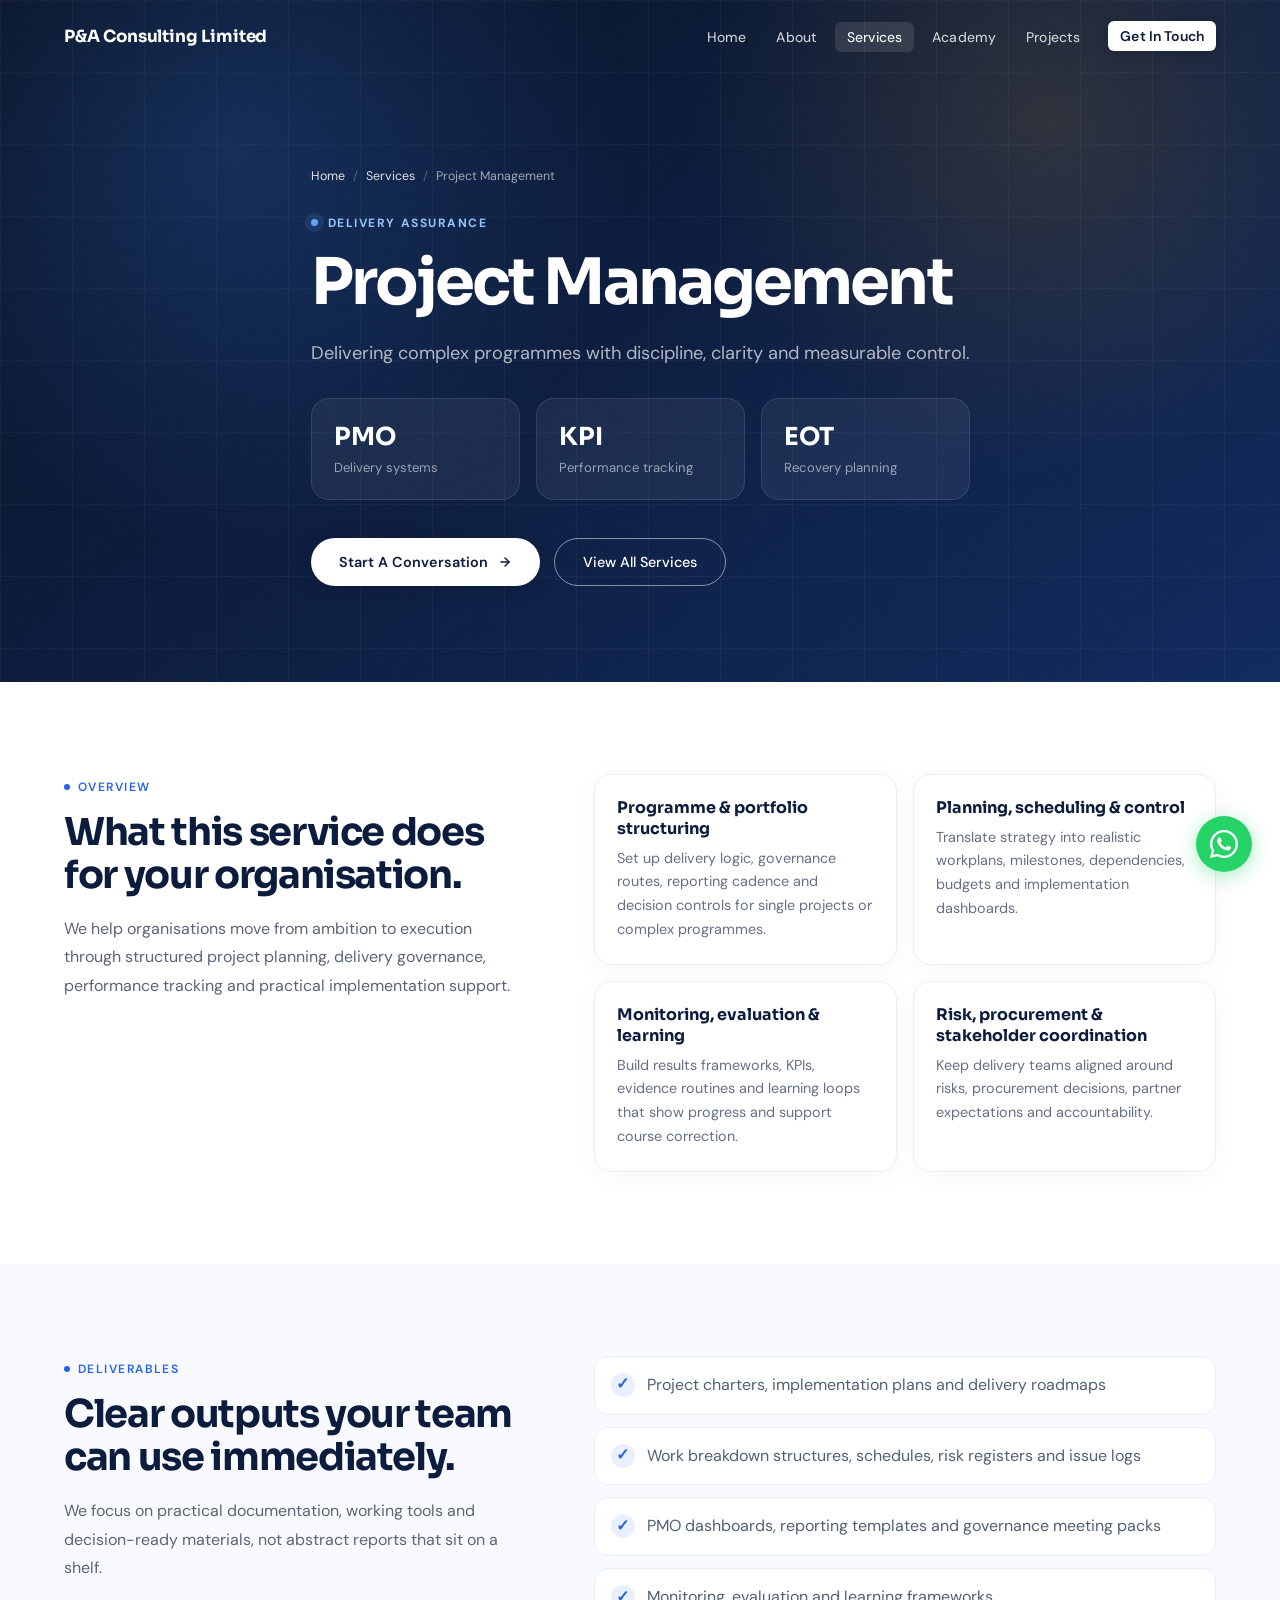
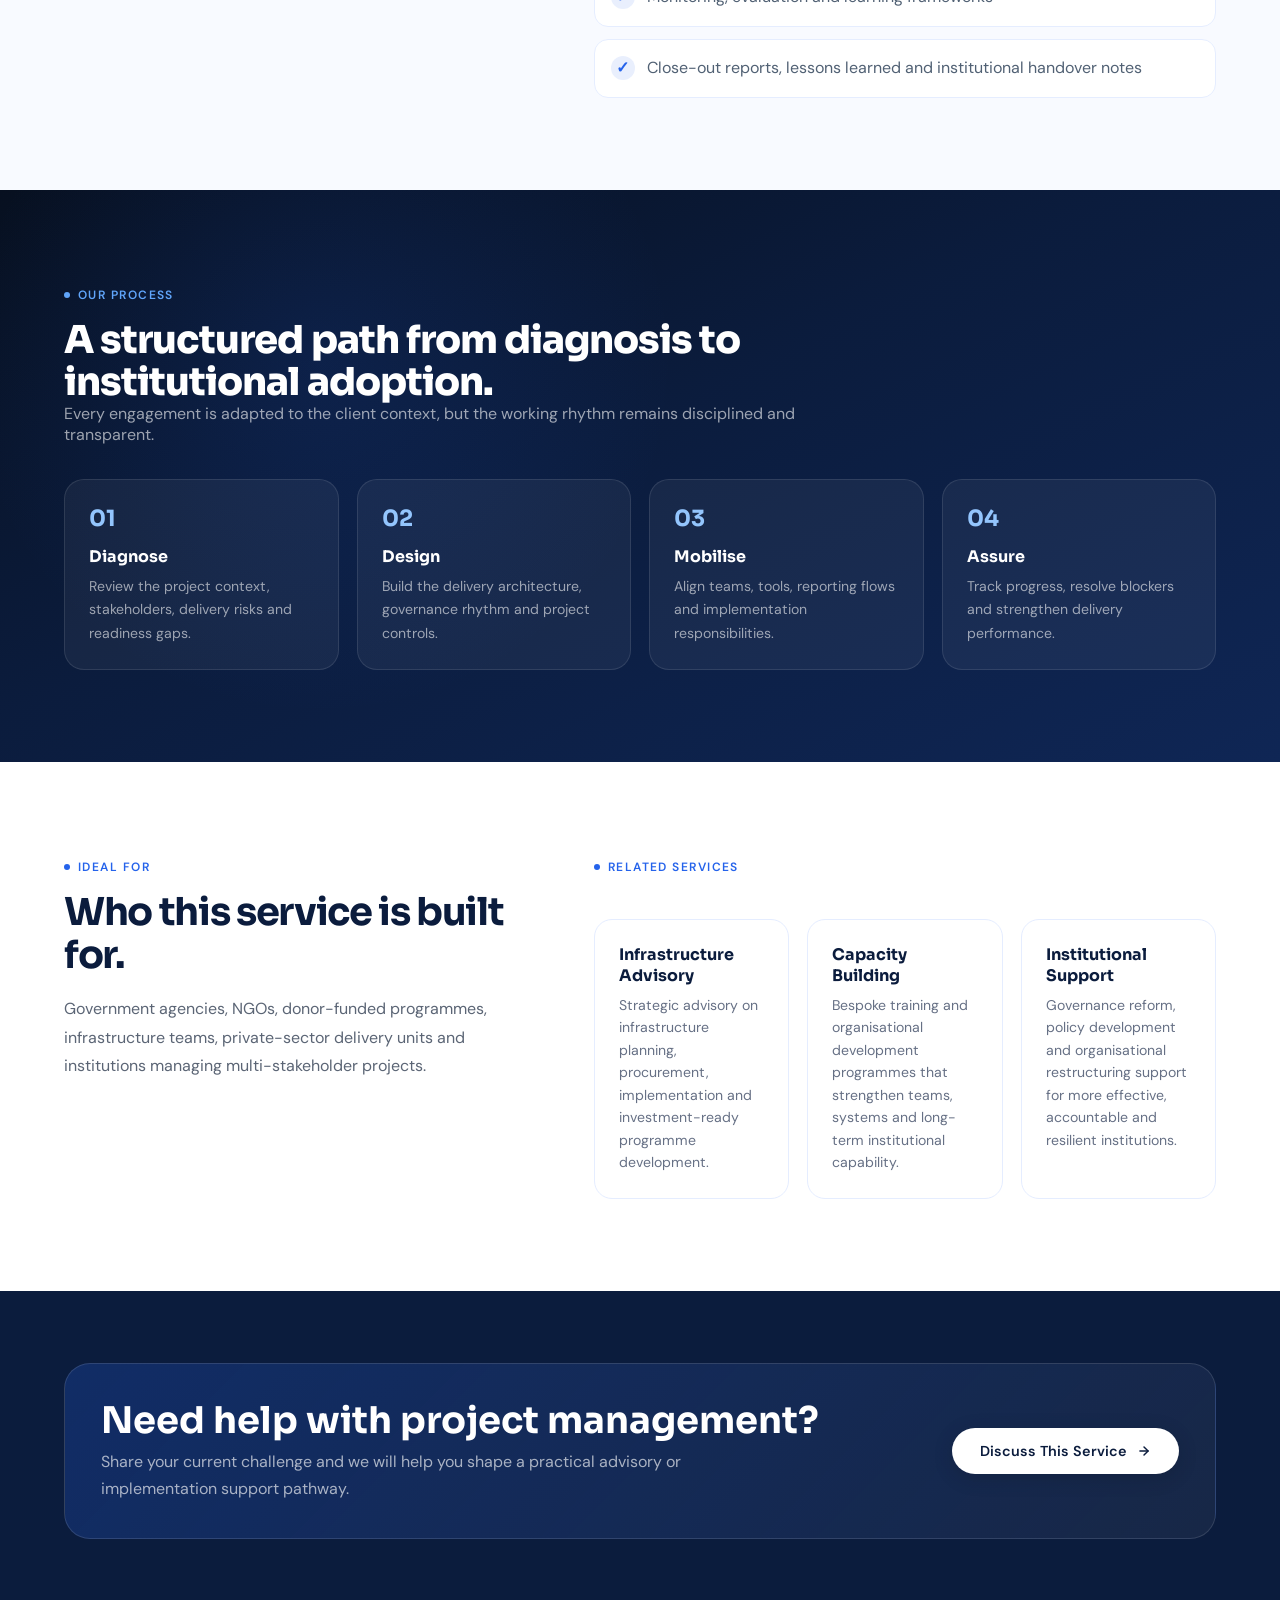
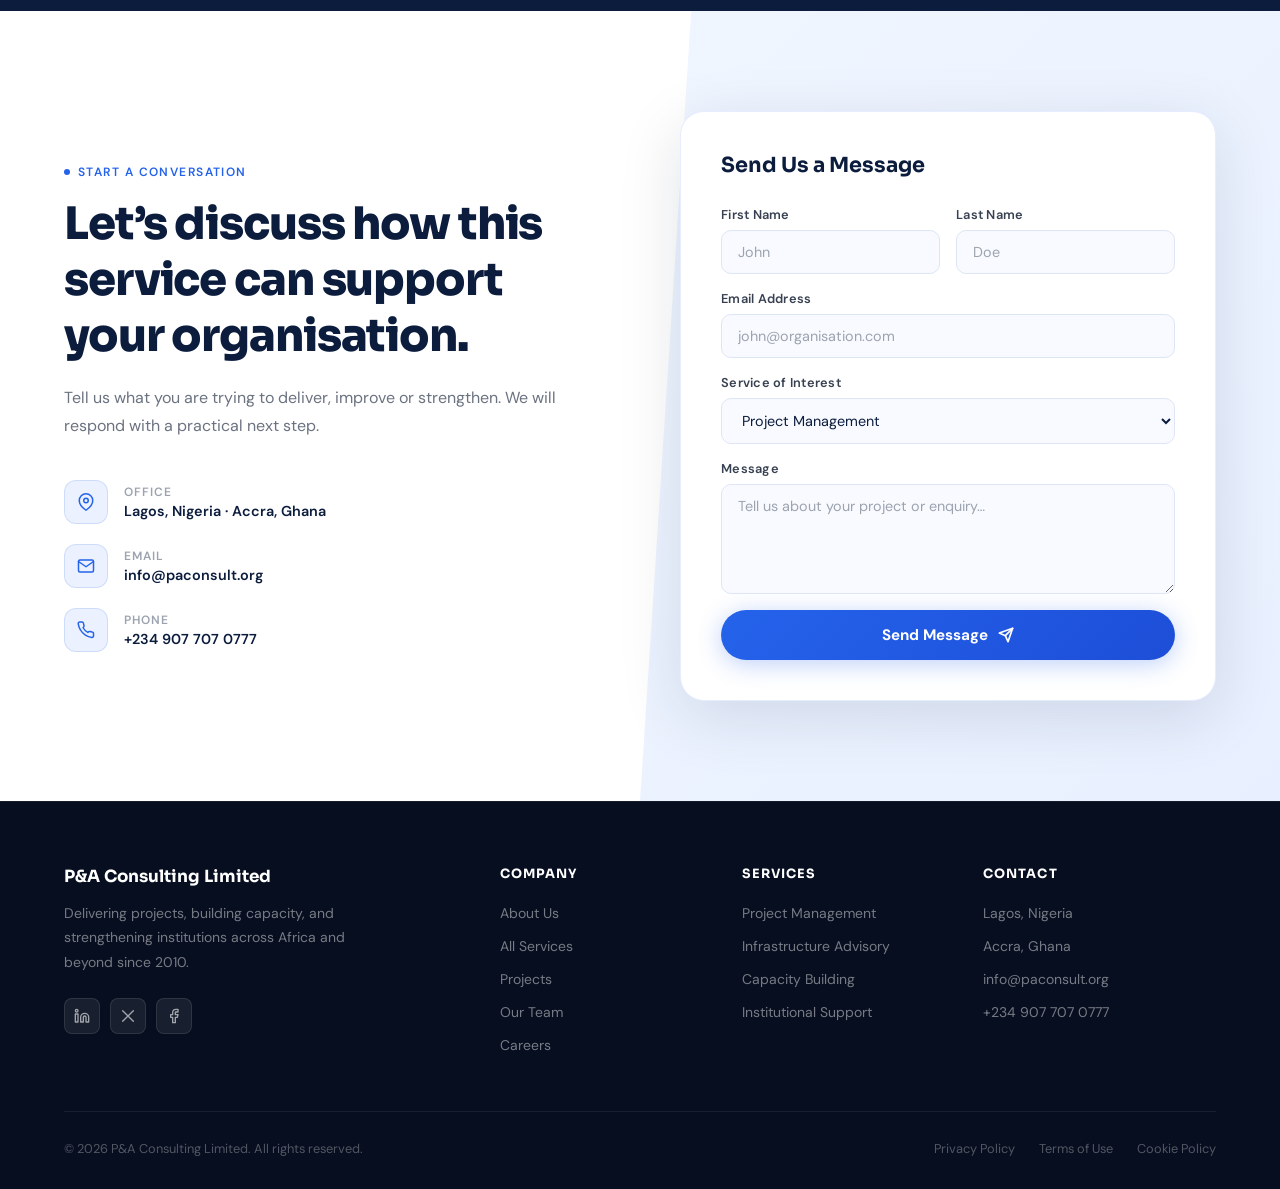
<file: services/project-management.html>
<!DOCTYPE html>
<html lang="en">
<head>
  <meta charset="UTF-8" />
  <meta name="viewport" content="width=device-width, initial-scale=1.0" />
  <meta name="description" content="Project Management services by P&amp;A Consulting Limited. End-to-end project planning, execution, monitoring and evaluation for public, private and development-sector programmes." />
  <title>Project Management | P&amp;A Consulting Limited</title>
  <link rel="preconnect" href="https://fonts.googleapis.com" />
  <link rel="preconnect" href="https://fonts.gstatic.com" crossorigin />
  <link href="https://fonts.googleapis.com/css2?family=Sora:wght@300;400;500;600;700;800&family=DM+Sans:ital,opsz,wght@0,9..40,300;0,9..40,400;0,9..40,500;0,9..40,600;1,9..40,300&display=swap" rel="stylesheet" />
  <link rel="stylesheet" href="../assets/css/site.css" />
</head>

<body class="page-shell">
<header id="navbar" class="scrolled" role="banner">
  <nav class="nav-inner" aria-label="Primary navigation">
    <a href="../index.html" class="nav-logo" aria-label="P&A Consulting Limited home">P&amp;A Consulting Limited</a>
    <ul class="nav-links" role="list">
      <li><a href="../index.html#hero">Home</a></li>
      <li><a href="../about.html">About</a></li>
      <li><a href="../services.html" class="active" data-keep-active="true">Services</a></li>
      <li><a href="https://academy.paconsult.org" target="_blank" rel="noopener noreferrer">Academy</a></li>
      <li><a href="../index.html#projects">Projects</a></li>
      <li style="margin-left:10px"><a href="#contact" class="btn-nav">Get In Touch</a></li>
    </ul>
    <button id="hamburger" aria-label="Toggle navigation menu" aria-expanded="false" aria-controls="mobile-menu">
      <span class="bar"></span><span class="bar"></span><span class="bar"></span>
    </button>
  </nav>
</header>
<div id="menu-overlay" aria-hidden="true"></div>
<nav id="mobile-menu" aria-label="Mobile navigation" aria-hidden="true">
  <a href="../index.html#hero" onclick="closeMenu()">Home</a>
  <a href="../about.html" onclick="closeMenu()">About</a>
  <a href="../services.html" class="active" data-keep-active="true" onclick="closeMenu()">Services</a>
  <a href="https://academy.paconsult.org" target="_blank" rel="noopener noreferrer" onclick="closeMenu()">Academy</a>
  <a href="../index.html#projects" onclick="closeMenu()">Projects</a>
  <a href="#contact" class="btn-mob-cta" onclick="closeMenu()">Get In Touch</a>
</nav>
<main>
  <section class="page-hero" aria-label="Project Management">
    <div class="page-hero-inner">
      <div class="breadcrumb"><a href="../index.html">Home</a><span class="breadcrumb-sep">/</span><a href="../services.html">Services</a><span class="breadcrumb-sep">/</span><span>Project Management</span></div>
      <div class="page-kicker">Delivery Assurance</div>
      <h1 class="page-title">Project Management</h1>
      <p class="page-subtitle">Delivering complex programmes with discipline, clarity and measurable control.</p>
      <div class="service-mini-stat-grid"><div class="service-mini-stat"><b>PMO</b><span>Delivery systems</span></div><div class="service-mini-stat"><b>KPI</b><span>Performance tracking</span></div><div class="service-mini-stat"><b>EOT</b><span>Recovery planning</span></div></div>
      <div class="page-hero-actions"><a href="#contact" class="btn-solid-white">Start A Conversation <svg width="14" height="14" viewBox="0 0 24 24" fill="none" stroke="currentColor" stroke-width="2.5" stroke-linecap="round" stroke-linejoin="round"><line x1="5" y1="12" x2="19" y2="12"/><polyline points="12 5 19 12 12 19"/></svg></a><a href="../services.html" class="btn-outline-white">View All Services</a></div>
    </div>
  </section>

  <section class="service-section" aria-label="Service introduction">
    <div class="section-wrap split-grid">
      <div class="sticky-intro">
        <div class="section-tag service-eyebrow-dark reveal"><span class="tag-dot"></span> Overview</div>
        <h2 class="reveal reveal-delay-1">What this service does for your organisation.</h2>
        <p class="lead reveal reveal-delay-2">We help organisations move from ambition to execution through structured project planning, delivery governance, performance tracking and practical implementation support.</p>
      </div>
      <div class="bullet-grid"><div class="value-card reveal"><h3>Programme &amp; portfolio structuring</h3><p>Set up delivery logic, governance routes, reporting cadence and decision controls for single projects or complex programmes.</p></div><div class="value-card reveal"><h3>Planning, scheduling &amp; control</h3><p>Translate strategy into realistic workplans, milestones, dependencies, budgets and implementation dashboards.</p></div><div class="value-card reveal"><h3>Monitoring, evaluation &amp; learning</h3><p>Build results frameworks, KPIs, evidence routines and learning loops that show progress and support course correction.</p></div><div class="value-card reveal"><h3>Risk, procurement &amp; stakeholder coordination</h3><p>Keep delivery teams aligned around risks, procurement decisions, partner expectations and accountability.</p></div></div>
    </div>
  </section>

  <section class="service-section alt" aria-label="Deliverables">
    <div class="section-wrap split-grid">
      <div class="sticky-intro">
        <div class="section-tag service-eyebrow-dark reveal"><span class="tag-dot"></span> Deliverables</div>
        <h2 class="reveal reveal-delay-1">Clear outputs your team can use immediately.</h2>
        <p class="lead reveal reveal-delay-2">We focus on practical documentation, working tools and decision-ready materials, not abstract reports that sit on a shelf.</p>
      </div>
      <ul class="deliverable-list reveal reveal-delay-2"><li>Project charters, implementation plans and delivery roadmaps</li><li>Work breakdown structures, schedules, risk registers and issue logs</li><li>PMO dashboards, reporting templates and governance meeting packs</li><li>Monitoring, evaluation and learning frameworks</li><li>Close-out reports, lessons learned and institutional handover notes</li></ul>
    </div>
  </section>

  <section class="dark-band" aria-label="Our process">
    <div class="section-wrap">
      <div class="section-tag services-eyebrow reveal"><span class="tag-dot" style="background:#60a5fa"></span> Our Process</div>
      <h2 class="section-heading reveal reveal-delay-1" style="color:#fff;font-size:clamp(1.8rem,3vw,2.5rem);max-width:720px;">A structured path from diagnosis to institutional adoption.</h2>
      <p class="lead reveal reveal-delay-2" style="max-width:760px;margin-bottom:34px;">Every engagement is adapted to the client context, but the working rhythm remains disciplined and transparent.</p>
      <div class="process-steps"><div class="process-step reveal"><strong>01</strong><h3>Diagnose</h3><p>Review the project context, stakeholders, delivery risks and readiness gaps.</p></div><div class="process-step reveal"><strong>02</strong><h3>Design</h3><p>Build the delivery architecture, governance rhythm and project controls.</p></div><div class="process-step reveal"><strong>03</strong><h3>Mobilise</h3><p>Align teams, tools, reporting flows and implementation responsibilities.</p></div><div class="process-step reveal"><strong>04</strong><h3>Assure</h3><p>Track progress, resolve blockers and strengthen delivery performance.</p></div></div>
    </div>
  </section>

  <section class="service-section" aria-label="Ideal clients and related services">
    <div class="section-wrap split-grid">
      <div>
        <div class="section-tag service-eyebrow-dark reveal"><span class="tag-dot"></span> Ideal For</div>
        <h2 class="reveal reveal-delay-1">Who this service is built for.</h2>
        <p class="lead reveal reveal-delay-2">Government agencies, NGOs, donor-funded programmes, infrastructure teams, private-sector delivery units and institutions managing multi-stakeholder projects.</p>
      </div>
      <div>
        <div class="section-tag service-eyebrow-dark reveal"><span class="tag-dot"></span> Related Services</div>
        <div class="related-grid"><a class="related-card" href="infrastructure-advisory.html"><h3>Infrastructure Advisory</h3><p>Strategic advisory on infrastructure planning, procurement, implementation and investment-ready programme development.</p></a><a class="related-card" href="capacity-building.html"><h3>Capacity Building</h3><p>Bespoke training and organisational development programmes that strengthen teams, systems and long-term institutional capability.</p></a><a class="related-card" href="institutional-support.html"><h3>Institutional Support</h3><p>Governance reform, policy development and organisational restructuring support for more effective, accountable and resilient institutions.</p></a></div>
      </div>
    </div>
  </section>

  <section class="cta-band" aria-label="Call to action">
    <div class="section-wrap">
      <div class="cta-panel reveal">
        <div><h2>Need help with project management?</h2><p>Share your current challenge and we will help you shape a practical advisory or implementation support pathway.</p></div>
        <a href="#contact" class="btn-solid-white">Discuss This Service <svg width="14" height="14" viewBox="0 0 24 24" fill="none" stroke="currentColor" stroke-width="2.5" stroke-linecap="round" stroke-linejoin="round"><line x1="5" y1="12" x2="19" y2="12"/><polyline points="12 5 19 12 12 19"/></svg></a>
      </div>
    </div>
  </section>

  <section id="contact" aria-label="Contact us">
  <div class="section-wrap">
    <div class="contact-grid">
      <div class="contact-left">
        <div class="section-tag contact-eyebrow reveal"><span class="tag-dot"></span> Start A Conversation</div>
        <h2 class="contact-heading reveal reveal-delay-1">Let’s discuss how this service can support your organisation.</h2>
        <p class="contact-sub reveal reveal-delay-2">Tell us what you are trying to deliver, improve or strengthen. We will respond with a practical next step.</p>
        <div class="contact-info reveal reveal-delay-3">
          <div class="contact-info-item"><div class="ci-icon"><svg width="18" height="18" viewBox="0 0 24 24" fill="none" stroke="currentColor" stroke-width="2" stroke-linecap="round" stroke-linejoin="round"><path d="M21 10c0 7-9 13-9 13s-9-6-9-13a9 9 0 0 1 18 0z"/><circle cx="12" cy="10" r="3"/></svg></div><div><div class="ci-label">Office</div><div class="ci-value">Lagos, Nigeria · Accra, Ghana</div></div></div>
          <div class="contact-info-item"><div class="ci-icon"><svg width="18" height="18" viewBox="0 0 24 24" fill="none" stroke="currentColor" stroke-width="2" stroke-linecap="round" stroke-linejoin="round"><path d="M4 4h16c1.1 0 2 .9 2 2v12c0 1.1-.9 2-2 2H4c-1.1 0-2-.9-2-2V6c0-1.1.9-2 2-2z"/><polyline points="22,6 12,13 2,6"/></svg></div><div><div class="ci-label">Email</div><div class="ci-value"><a href="mailto:info@paconsult.org" style="color:inherit;text-decoration:none">info@paconsult.org</a></div></div></div>
          <div class="contact-info-item"><div class="ci-icon"><svg width="18" height="18" viewBox="0 0 24 24" fill="none" stroke="currentColor" stroke-width="2" stroke-linecap="round" stroke-linejoin="round"><path d="M22 16.92v3a2 2 0 0 1-2.18 2 19.79 19.79 0 0 1-8.63-3.07A19.5 19.5 0 0 1 4.69 12 19.79 19.79 0 0 1 1.63 3.47 2 2 0 0 1 3.6 1.27h3a2 2 0 0 1 2 1.72 12.84 12.84 0 0 0 .7 2.81 2 2 0 0 1-.45 2.11L8.09 9a16 16 0 0 0 6.29 6.29l.82-.82a2 2 0 0 1 2.11-.45 12.84 12.84 0 0 0 2.81.7A2 2 0 0 1 22 16.92z"/></svg></div><div><div class="ci-label">Phone</div><div class="ci-value"><a href="tel:+2349077070777" style="color:inherit;text-decoration:none">+234 907 707 0777</a></div></div></div>
        </div>
      </div>
      <div class="contact-form-wrap reveal reveal-delay-2">
        <div class="form-heading">Send Us a Message</div>
        <form onsubmit="handleFormSubmit(event)" novalidate>
          <input type="text" name="_honey" style="display:none" tabindex="-1" autocomplete="off">
          <div class="form-row"><div class="form-group"><label class="form-label" for="f-name">First Name</label><input class="form-input" type="text" id="f-name" name="first_name" placeholder="John" required autocomplete="given-name"/></div><div class="form-group"><label class="form-label" for="f-lname">Last Name</label><input class="form-input" type="text" id="f-lname" name="last_name" placeholder="Doe" required autocomplete="family-name"/></div></div>
          <div class="form-group"><label class="form-label" for="f-email">Email Address</label><input class="form-input" type="email" id="f-email" name="email" placeholder="john@organisation.com" required autocomplete="email"/></div>
          <div class="form-group"><label class="form-label" for="f-service">Service of Interest</label><select class="form-select" id="f-service" name="service_interest"><option value="" disabled>Select a service…</option><option selected>Project Management</option><option >Infrastructure Advisory</option><option >Capacity Building</option><option >Institutional Support</option><option >Academy / Training</option><option >Other</option></select></div>
          <div class="form-group"><label class="form-label" for="f-msg">Message</label><textarea class="form-textarea" id="f-msg" name="message" placeholder="Tell us about your project or enquiry…" required></textarea></div>
          <button type="submit" class="form-submit">Send Message <svg width="16" height="16" viewBox="0 0 24 24" fill="none" stroke="currentColor" stroke-width="2.5" stroke-linecap="round" stroke-linejoin="round"><line x1="22" y1="2" x2="11" y2="13"/><polygon points="22 2 15 22 11 13 2 9 22 2"/></svg></button>
        </form>
      </div>
    </div>
  </div>
</section>
</main>
<footer>
  <div class="section-wrap">
    <div class="footer-grid">
      <div>
        <div class="footer-brand-name">P&amp;A Consulting Limited</div>
        <p class="footer-brand-desc">Delivering projects, building capacity, and strengthening institutions across Africa and beyond since 2010.</p>
        <div class="footer-socials">
          <a href="#" class="footer-social" aria-label="LinkedIn"><svg viewBox="0 0 24 24" fill="none" stroke="currentColor" stroke-width="2" stroke-linecap="round" stroke-linejoin="round"><path d="M16 8a6 6 0 0 1 6 6v7h-4v-7a2 2 0 0 0-2-2 2 2 0 0 0-2 2v7h-4v-7a6 6 0 0 1 6-6z"/><rect x="2" y="9" width="4" height="12"/><circle cx="4" cy="4" r="2"/></svg></a>
          <a href="#" class="footer-social" aria-label="Twitter / X"><svg viewBox="0 0 24 24" fill="none" stroke="currentColor" stroke-width="2" stroke-linecap="round" stroke-linejoin="round"><path d="M4 4l16 16M20 4L4 20"/></svg></a>
          <a href="#" class="footer-social" aria-label="Facebook"><svg viewBox="0 0 24 24" fill="none" stroke="currentColor" stroke-width="2" stroke-linecap="round" stroke-linejoin="round"><path d="M18 2h-3a5 5 0 0 0-5 5v3H7v4h3v8h4v-8h3l1-4h-4V7a1 1 0 0 1 1-1h3z"/></svg></a>
        </div>
      </div>
      <div>
        <div class="footer-col-title">Company</div>
        <ul class="footer-links">
          <li><a href="../about.html">About Us</a></li>
          <li><a href="../services.html">All Services</a></li>
          <li><a href="../index.html#projects">Projects</a></li>
          <li><button onclick="showToast('Team page coming soon!')">Our Team</button></li>
          <li><button onclick="showToast('Careers page coming soon!')">Careers</button></li>
        </ul>
      </div>
      <div>
        <div class="footer-col-title">Services</div>
        <ul class="footer-links">
          <li><a href="project-management.html">Project Management</a></li><li><a href="infrastructure-advisory.html">Infrastructure Advisory</a></li><li><a href="capacity-building.html">Capacity Building</a></li><li><a href="institutional-support.html">Institutional Support</a></li>
        </ul>
      </div>
      <div>
        <div class="footer-col-title">Contact</div>
        <ul class="footer-links">
          <li><a href="#">Lagos, Nigeria</a></li>
          <li><a href="#">Accra, Ghana</a></li>
          <li><a href="mailto:info@paconsult.org">info@paconsult.org</a></li>
          <li><a href="tel:+2349077070777">+234 907 707 0777</a></li>
        </ul>
      </div>
    </div>
    <div class="footer-bottom">
      <p class="footer-copy">&copy; <span id="year"></span> P&amp;A Consulting Limited. All rights reserved.</p>
      <div class="footer-legal">
        <a href="#">Privacy Policy</a>
        <a href="#">Terms of Use</a>
        <a href="#">Cookie Policy</a>
      </div>
    </div>
  </div>
</footer>
<a href="https://wa.me/2349077070777?text=Hello%2C%20I%27d%20like%20to%20enquire%20about%20P%26A%20Consulting%20services." class="wa-fab" target="_blank" rel="noopener noreferrer" aria-label="Chat with us on WhatsApp">
  <span class="wa-fab-label">Chat on WhatsApp</span>
  <svg width="26" height="26" viewBox="0 0 24 24" fill="currentColor" aria-hidden="true"><path d="M17.472 14.382c-.297-.149-1.758-.867-2.03-.967-.273-.099-.471-.148-.67.15-.197.297-.767.966-.94 1.164-.173.199-.347.223-.644.075-.297-.15-1.255-.463-2.39-1.475-.883-.788-1.48-1.761-1.653-2.059-.173-.297-.018-.458.13-.606.134-.133.298-.347.446-.52.149-.174.198-.298.298-.497.099-.198.05-.371-.025-.52-.075-.149-.669-1.612-.916-2.207-.242-.579-.487-.5-.669-.51-.173-.008-.371-.01-.57-.01-.198 0-.52.074-.792.372-.272.297-1.04 1.016-1.04 2.479 0 1.462 1.065 2.875 1.213 3.074.149.198 2.096 3.2 5.077 4.487.709.306 1.262.489 1.694.625.712.227 1.36.195 1.871.118.571-.085 1.758-.719 2.006-1.413.248-.694.248-1.289.173-1.413-.074-.124-.272-.198-.57-.347z"/><path d="M12 0C5.373 0 0 5.373 0 12c0 2.127.558 4.122 1.528 5.855L0 24l6.335-1.505A11.945 11.945 0 0012 24c6.627 0 12-5.373 12-12S18.627 0 12 0zm0 22c-1.885 0-3.65-.502-5.176-1.382l-.371-.22-3.763.894.95-3.664-.242-.386A9.943 9.943 0 012 12C2 6.477 6.477 2 12 2s10 4.477 10 10-4.477 10-10 10z"/></svg>
</a>
<script src="../assets/js/site.js"></script>
</body>
</html>
</file>
<file: assets/css/site.css>
/* ═══════════════════════════════════════
   RESET & BASE
═══════════════════════════════════════ */
*, *::before, *::after { box-sizing: border-box; margin: 0; padding: 0; }
html { scroll-behavior: smooth; }
body {
  font-family: 'DM Sans', sans-serif;
  background: #0B1C3D;
  color: #fff;
  overflow-x: hidden;
  -webkit-font-smoothing: antialiased;
}
:root {
  --navy:   #0B1C3D;
  --deep:   #0D2350;
  --mid:    #1A3A6B;
  --accent: #2563EB;
  --bright: #3B82F6;
  --gold:   #F59E0B;
  --nav-h:  72px;
}
a:focus-visible, button:focus-visible {
  outline: 2px solid var(--bright);
  outline-offset: 3px;
  border-radius: 6px;
}

/* ═══════════════════════════════════════
   SHARED SECTION UTILITIES
═══════════════════════════════════════ */
.section-wrap { max-width: 1200px; margin: 0 auto; padding: 0 24px; }
.section-tag {
  display: inline-flex; align-items: center; gap: 8px;
  font-size: 0.75rem; font-weight: 600; letter-spacing: 0.12em;
  text-transform: uppercase; margin-bottom: 16px;
}
.section-tag .tag-dot { width: 6px; height: 6px; border-radius: 50%; background: var(--accent); flex-shrink: 0; }
.section-heading { font-family: 'Sora', sans-serif; font-weight: 800; line-height: 1.1; letter-spacing: -0.025em; }

.btn-solid-accent {
  display: inline-flex; align-items: center; gap: 10px;
  padding: 14px 28px; border-radius: 50px; background: var(--accent); color: #fff;
  font-size: 0.9rem; font-weight: 600; text-decoration: none;
  transition: background 0.25s, transform 0.2s, box-shadow 0.25s;
  box-shadow: 0 4px 24px rgba(37,99,235,0.35); cursor: pointer; border: none; font-family: 'DM Sans', sans-serif;
}
.btn-solid-accent:hover { background: #1d4ed8; transform: translateY(-2px); box-shadow: 0 8px 32px rgba(37,99,235,0.45); }
.btn-outline-white {
  display: inline-flex; align-items: center; gap: 10px;
  padding: 14px 28px; border-radius: 50px; background: transparent; color: #fff;
  font-size: 0.9rem; font-weight: 500; text-decoration: none;
  border: 1.5px solid rgba(255,255,255,0.5);
  transition: border-color 0.25s, background 0.25s, transform 0.2s; cursor: pointer; font-family: 'DM Sans', sans-serif;
}
.btn-outline-white:hover { border-color: #fff; background: rgba(255,255,255,0.07); transform: translateY(-2px); }
.btn-outline-navy {
  display: inline-flex; align-items: center; gap: 10px;
  padding: 14px 28px; border-radius: 50px; background: transparent; color: var(--navy);
  font-size: 0.9rem; font-weight: 600; text-decoration: none; border: 1.5px solid var(--navy);
  transition: background 0.25s, color 0.25s, transform 0.2s; cursor: pointer; font-family: 'DM Sans', sans-serif;
}
.btn-outline-navy:hover { background: var(--navy); color: #fff; transform: translateY(-2px); }
.btn-solid-white {
  display: inline-flex; align-items: center; gap: 10px;
  padding: 14px 28px; border-radius: 50px; background: #fff; color: var(--navy);
  font-size: 0.9rem; font-weight: 600; text-decoration: none;
  transition: background 0.2s, transform 0.2s, box-shadow 0.2s;
  box-shadow: 0 4px 20px rgba(0,0,0,0.15);
}
.btn-solid-white:hover { background: #f0f4ff; transform: translateY(-2px); box-shadow: 0 8px 32px rgba(0,0,0,0.2); }
.arr-icon { width: 18px; height: 18px; flex-shrink: 0; transition: transform 0.2s; }
a:hover .arr-icon, button:hover .arr-icon { transform: translateX(3px); }

.reveal {
  opacity: 0; transform: translateY(32px);
  transition: opacity 0.7s cubic-bezier(0.22,1,0.36,1), transform 0.7s cubic-bezier(0.22,1,0.36,1);
}
.reveal.visible { opacity: 1; transform: translateY(0); }
.reveal-delay-1 { transition-delay: 0.1s; }
.reveal-delay-2 { transition-delay: 0.2s; }
.reveal-delay-3 { transition-delay: 0.3s; }
.reveal-delay-4 { transition-delay: 0.4s; }

/* ═══════════════════════════════════════
   NAVBAR
═══════════════════════════════════════ */
#navbar {
  position: fixed; top: 0; left: 0; right: 0;
  height: var(--nav-h); z-index: 100;
  transition: background 0.35s ease, backdrop-filter 0.35s ease, box-shadow 0.35s ease;
}
#navbar.scrolled {
  background: rgba(11,28,61,0.88); backdrop-filter: blur(18px);
  -webkit-backdrop-filter: blur(18px); box-shadow: 0 1px 24px rgba(0,0,0,0.35);
}
.nav-inner {
  max-width: 1200px; margin: 0 auto; height: 100%;
  padding: 0 24px; display: flex; align-items: center; justify-content: space-between;
}
.nav-logo {
  font-family: 'Sora', sans-serif; font-weight: 700; font-size: 1.05rem;
  letter-spacing: -0.01em; color: #fff; text-decoration: none; white-space: nowrap;
}
.nav-links { display: flex; align-items: center; gap: 6px; list-style: none; }
.nav-links a {
  font-size: 0.875rem; font-weight: 450; color: rgba(255,255,255,0.80);
  text-decoration: none; padding: 6px 12px; border-radius: 6px;
  transition: color 0.2s, background 0.2s; letter-spacing: 0.01em;
}
.nav-links a:hover { color: #fff; background: rgba(255,255,255,0.08); }
/* FIX 5: Active nav link state for scroll-spy */
.nav-links a.active {
  color: #fff; background: rgba(255,255,255,0.11);
}
.btn-nav {
  display: inline-flex; align-items: center; padding: 9px 20px; border-radius: 8px;
  background: #fff; color: var(--navy) !important; font-size: 0.875rem !important;
  font-weight: 600 !important; text-decoration: none;
  transition: background 0.2s, transform 0.15s, box-shadow 0.2s !important;
  box-shadow: 0 2px 12px rgba(0,0,0,0.18);
}
.btn-nav:hover { background: #f0f4ff !important; transform: translateY(-1px); box-shadow: 0 4px 20px rgba(0,0,0,0.22) !important; color: var(--navy) !important; }
.btn-nav.active { background: #f0f4ff !important; }
#hamburger {
  display: none; flex-direction: column; justify-content: center;
  gap: 5px; width: 40px; height: 40px; cursor: pointer;
  background: transparent; border: none; padding: 4px; border-radius: 6px;
  transition: background 0.2s;
}
#hamburger:hover { background: rgba(255,255,255,0.1); }
.bar {
  display: block; width: 24px; height: 2px; background: #fff;
  border-radius: 2px; transition: transform 0.3s ease, opacity 0.3s ease; transform-origin: center;
}
#hamburger.open .bar:nth-child(1) { transform: translateY(7px) rotate(45deg); }
#hamburger.open .bar:nth-child(2) { opacity: 0; transform: scaleX(0); }
#hamburger.open .bar:nth-child(3) { transform: translateY(-7px) rotate(-45deg); }
/* FIX 6: Mobile menu outside-click overlay */
#menu-overlay {
  position: fixed; inset: 0; top: var(--nav-h);
  background: rgba(0,0,0,0.35); z-index: 98;
  opacity: 0; pointer-events: none;
  transition: opacity 0.3s;
}
#menu-overlay.open { opacity: 1; pointer-events: all; }
#mobile-menu {
  position: fixed; inset: 0; top: var(--nav-h);
  background: rgba(11,28,61,0.97); backdrop-filter: blur(24px);
  z-index: 99; display: flex; flex-direction: column;
  align-items: center; justify-content: center; gap: 8px;
  transform: translateX(100%); transition: transform 0.4s cubic-bezier(0.22,1,0.36,1);
}
#mobile-menu.open { transform: translateX(0); }
#mobile-menu a {
  font-family: 'Sora', sans-serif; font-size: 1.5rem; font-weight: 600;
  color: rgba(255,255,255,0.85); text-decoration: none;
  padding: 12px 28px; border-radius: 10px; transition: color 0.2s, background 0.2s;
}
#mobile-menu a:hover, #mobile-menu a.active { color: #fff; background: rgba(255,255,255,0.07); }
#mobile-menu .btn-mob-cta {
  margin-top: 24px; padding: 14px 40px; border-radius: 50px;
  background: var(--accent); color: #fff; font-size: 1rem; font-weight: 600;
}

/* ═══════════════════════════════════════
   TOAST NOTIFICATION
═══════════════════════════════════════ */
/* FIX 14: Coming-soon toast for placeholder links */
.toast {
  position: fixed; bottom: 96px; right: 28px; z-index: 400;
  background: rgba(7,14,31,0.96); color: #fff;
  padding: 11px 22px; border-radius: 50px;
  font-size: 0.84rem; font-weight: 500;
  border: 1px solid rgba(255,255,255,0.12);
  backdrop-filter: blur(16px); -webkit-backdrop-filter: blur(16px);
  transform: translateY(12px); opacity: 0;
  transition: opacity 0.25s, transform 0.25s; pointer-events: none;
  display: flex; align-items: center; gap: 8px;
}
.toast.show { opacity: 1; transform: translateY(0); }
.toast-icon { width: 16px; height: 16px; color: #60a5fa; flex-shrink: 0; }

/* ═══════════════════════════════════════
   WHATSAPP FAB
═══════════════════════════════════════ */
/* FIX 7: WhatsApp floating action button */
.wa-fab {
  position: fixed; bottom: 28px; right: 28px; z-index: 200;
  width: 56px; height: 56px; border-radius: 50%;
  background: #25D366;
  display: flex; align-items: center; justify-content: center;
  box-shadow: 0 4px 20px rgba(37,211,102,0.40);
  transition: transform 0.25s cubic-bezier(0.34, 1.56, 0.64, 1), box-shadow 0.25s ease; text-decoration: none;
  animation: waPulse 3s infinite ease-in-out;
}
.wa-fab:hover {
  transform: scale(1.1) translateY(-3px);
  box-shadow: 0 10px 30px rgba(37,211,102,0.6);
  animation-play-state: paused;
}
.wa-fab svg { color: #fff; width: 28px; height: 28px; }
.wa-fab-label {
  position: absolute; right: 68px;
  background: rgba(7,14,31,0.92); color: #fff;
  font-size: 0.78rem; font-weight: 600;
  padding: 7px 14px; border-radius: 50px;
  border: 1px solid rgba(255,255,255,0.12);
  white-space: nowrap; opacity: 0; pointer-events: none;
  transform: translateX(6px);
  transition: opacity 0.25s ease, transform 0.25s ease; backdrop-filter: blur(8px);
  -webkit-backdrop-filter: blur(8px);
  box-shadow: 0 4px 16px rgba(0,0,0,0.25);
}
.wa-fab:hover .wa-fab-label { opacity: 1; transform: translateX(0); }

@keyframes waPulse {
  0% { box-shadow: 0 0 0 0 rgba(37,211,102,0.5), 0 4px 20px rgba(37,211,102,0.40); }
  60% { box-shadow: 0 0 0 14px rgba(37,211,102,0), 0 4px 20px rgba(37,211,102,0.40); }
  100% { box-shadow: 0 0 0 0 rgba(37,211,102,0), 0 4px 20px rgba(37,211,102,0.40); }
}

/* ═══════════════════════════════════════
   HERO
═══════════════════════════════════════ */
#hero {
  position: relative; min-height: 100vh;
  display: flex; align-items: center; overflow: hidden;
}
.hero-bg {
  position: absolute; inset: 0;
  background-image: url('https://images.unsplash.com/photo-1522071820081-009f0129c71c?w=1600&q=80&fit=crop');
  background-size: cover; background-position: center 30%;
  transform: scale(1.04); transition: transform 8s ease-out;
}
#hero.loaded .hero-bg { transform: scale(1); }
.hero-overlay {
  position: absolute; inset: 0;
  background: linear-gradient(108deg,rgba(11,28,61,0.97) 0%,rgba(13,35,80,0.93) 35%,rgba(18,46,95,0.82) 58%,rgba(26,58,107,0.55) 80%,rgba(26,58,107,0.30) 100%);
  z-index: 1;
}
.hero-grain {
  position: absolute; inset: 0;
  background-image: url("data:image/svg+xml,%3Csvg viewBox='0 0 256 256' xmlns='http://www.w3.org/2000/svg'%3E%3Cfilter id='n'%3E%3CfeTurbulence type='fractalNoise' baseFrequency='0.9' numOctaves='4' stitchTiles='stitch'/%3E%3C/filter%3E%3Crect width='100%25' height='100%25' filter='url(%23n)' opacity='0.035'/%3E%3C/svg%3E");
  background-repeat: repeat; background-size: 200px 200px;
  z-index: 2; opacity: 0.4; pointer-events: none;
}
.hero-content {
  position: relative; z-index: 3; width: 100%;
  max-width: 1200px; margin: 0 auto; padding: 0 24px;
  padding-top: calc(var(--nav-h) + 48px); padding-bottom: 80px;
}
.hero-headline {
  font-family: 'Sora', sans-serif;
  font-size: clamp(2.4rem, 5.5vw, 4.1rem);
  font-weight: 800; line-height: 1.12; letter-spacing: -0.025em;
  color: #fff; max-width: 700px; margin-bottom: 20px;
}
.hero-sub {
  font-size: clamp(0.95rem, 1.6vw, 1.05rem); font-weight: 400; line-height: 1.65;
  color: rgba(255,255,255,0.70); max-width: 540px; margin-bottom: 40px; letter-spacing: 0.01em;
}
.cta-group { display: flex; flex-wrap: wrap; gap: 14px; align-items: center; margin-bottom: 56px; }
.btn-primary {
  display: inline-flex; align-items: center; gap: 10px;
  padding: 14px 26px; border-radius: 50px; background: #fff; color: var(--navy);
  font-size: 0.9rem; font-weight: 600; letter-spacing: 0.01em; text-decoration: none;
  transition: background 0.25s, transform 0.2s, box-shadow 0.25s;
  box-shadow: 0 4px 24px rgba(0,0,0,0.22);
}
.btn-primary:hover { background: #f0f4ff; transform: translateY(-2px); box-shadow: 0 8px 32px rgba(0,0,0,0.32); }
.btn-primary .btn-icon {
  color: #f0f4ff; display: inline-flex; align-items: center; justify-content: center;
  width: 28px; height: 28px; border-radius: 50%; background: var(--navy);
  flex-shrink: 0; transition: background 0.2s, transform 0.2s;
}
.btn-primary:hover .btn-icon { transform: translateX(2px); background: var(--accent); }
.btn-secondary {
  display: inline-flex; align-items: center; gap: 10px;
  padding: 14px 26px; border-radius: 50px; background: transparent; color: #fff;
  font-size: 0.9rem; font-weight: 500; text-decoration: none;
  border: 1.5px solid rgba(255,255,255,0.55);
  transition: border-color 0.25s, background 0.25s, transform 0.2s;
}
.btn-secondary:hover { border-color: rgba(255,255,255,0.9); background: rgba(255,255,255,0.06); transform: translateY(-2px); }
.btn-secondary .ext-icon { width: 18px; height: 18px; opacity: 0.8; transition: opacity 0.2s, transform 0.2s; }
.btn-secondary:hover .ext-icon { opacity: 1; transform: translate(2px,-2px); }
.trust-bar { display: flex; align-items: center; gap: 16px; }
.avatar-stack { display: flex; align-items: center; }
/* FIX 9: Self-hosted initials avatars (no randomuser.me dependency) */
.avatar-init {
  width: 44px; height: 44px; border-radius: 50%;
  border: 2.5px solid rgba(11,28,61,0.9);
  display: flex; align-items: center; justify-content: center;
  font-size: 0.68rem; font-weight: 700;
  color: rgba(255,255,255,0.92); font-family: 'Sora', sans-serif;
  margin-left: -10px; flex-shrink: 0; transition: transform 0.2s;
}
.avatar-init:first-child { margin-left: 0; }
.avatar-init:hover { transform: scale(1.08) translateY(-2px); z-index: 10; }
.av1 { background: #1e40af; }
.av2 { background: #065f46; }
.av3 { background: #92400e; }
.trust-text { display: flex; flex-direction: column; gap: 2px; }
.stars { display: flex; gap: 3px; }
.star { color: var(--gold); font-size: 0.9rem; }
.trust-label { font-size: 0.78rem; font-weight: 400; color: rgba(255,255,255,0.65); line-height: 1.3; }
.trust-label strong { font-weight: 600; color: rgba(255,255,255,0.88); }
@keyframes fadeUp {
  from { opacity: 0; transform: translateY(28px); }
  to   { opacity: 1; transform: translateY(0); }
}
.anim-1 { animation: fadeUp 0.72s cubic-bezier(0.22,1,0.36,1) 0.15s both; }
.anim-2 { animation: fadeUp 0.72s cubic-bezier(0.22,1,0.36,1) 0.30s both; }
.anim-3 { animation: fadeUp 0.72s cubic-bezier(0.22,1,0.36,1) 0.45s both; }
.anim-4 { animation: fadeUp 0.72s cubic-bezier(0.22,1,0.36,1) 0.60s both; }
.scroll-cue {
  position: absolute; bottom: 36px; left: 50%; transform: translateX(-50%);
  z-index: 4; display: flex; flex-direction: column; align-items: center;
  gap: 6px; opacity: 0.45; cursor: pointer; transition: opacity 0.2s;
}
.scroll-cue:hover { opacity: 0.75; }
.scroll-cue span { font-size: 0.65rem; letter-spacing: 0.14em; text-transform: uppercase; }
.scroll-line {
  width: 1.5px; height: 40px;
  background: linear-gradient(to bottom, rgba(255,255,255,0.8), transparent);
  animation: scrollPulse 2s ease-in-out infinite;
}
@keyframes scrollPulse {
  0%,100% { opacity: 0.4; transform: scaleY(1); }
  50%      { opacity: 0.9; transform: scaleY(0.6); }
}

/* ═══════════════════════════════════════
   STATS / COUNTER SECTION
═══════════════════════════════════════ */
#stats {
  background: linear-gradient(135deg, #0a1628 0%, #0d2045 50%, #0f2655 100%);
  padding: 80px 0; position: relative; overflow: hidden;
}
#stats::before {
  content: ''; position: absolute; inset: 0;
  background: radial-gradient(ellipse 60% 80% at 50% 50%, rgba(37,99,235,0.08) 0%, transparent 70%);
  pointer-events: none;
}
#stats::after {
  content: ''; position: absolute; inset: 0;
  background-image:
    linear-gradient(rgba(255,255,255,0.025) 1px, transparent 1px),
    linear-gradient(90deg, rgba(255,255,255,0.025) 1px, transparent 1px);
  background-size: 60px 60px; pointer-events: none;
}
.stats-grid {
  display: grid; grid-template-columns: repeat(4, 1fr);
  gap: 0; position: relative; z-index: 1;
}
.stat-item {
  display: flex; flex-direction: column; align-items: center;
  padding: 48px 24px; position: relative; text-align: center;
  transition: background 0.3s;
}
.stat-item:not(:last-child)::after {
  content: ''; position: absolute; right: 0; top: 50%; transform: translateY(-50%);
  width: 1px; height: 60%;
  background: linear-gradient(to bottom, transparent, rgba(255,255,255,0.15), transparent);
}
.stat-item:hover { background: rgba(255,255,255,0.03); }
.stat-icon-wrap {
  width: 52px; height: 52px; border-radius: 14px;
  background: rgba(37,99,235,0.15); border: 1px solid rgba(37,99,235,0.3);
  display: flex; align-items: center; justify-content: center;
  margin-bottom: 20px; transition: background 0.3s, border-color 0.3s;
}
.stat-item:hover .stat-icon-wrap { background: rgba(37,99,235,0.25); border-color: rgba(37,99,235,0.5); }
.stat-icon-wrap svg { color: #60a5fa; }
.stat-number {
  font-family: 'Sora', sans-serif;
  font-size: clamp(2.4rem, 4vw, 3.5rem); font-weight: 800; letter-spacing: -0.03em;
  color: #fff; line-height: 1; margin-bottom: 8px;
  background: linear-gradient(135deg, #fff 0%, rgba(255,255,255,0.75) 100%);
  -webkit-background-clip: text; -webkit-text-fill-color: transparent; background-clip: text;
}
.stat-suffix {
  font-family: 'Sora', sans-serif; font-size: clamp(1.6rem, 2.5vw, 2.2rem); font-weight: 800;
  background: linear-gradient(135deg, #3b82f6 0%, #60a5fa 100%);
  -webkit-background-clip: text; -webkit-text-fill-color: transparent; background-clip: text;
}
.stat-label {
  font-size: 0.75rem; font-weight: 500; color: rgba(255,255,255,0.55);
  text-transform: uppercase; letter-spacing: 0.08em;
}

/* ═══════════════════════════════════════
   ABOUT SECTION
═══════════════════════════════════════ */
#about { background: #ffffff; padding: 100px 0; color: var(--navy); }
.about-eyebrow { color: var(--accent); }
.about-heading {
  font-family: 'Sora', sans-serif;
  font-size: clamp(2rem, 3.5vw, 2.8rem); font-weight: 800;
  letter-spacing: -0.025em; line-height: 1.1; color: var(--navy); max-width: 600px; margin-bottom: 28px;
}
.about-grid { display: grid; grid-template-columns: 1fr 1fr; gap: 64px; align-items: center; }
.about-text-col { display: flex; flex-direction: column; }
.about-body { font-size: 1rem; line-height: 1.8; color: #4b5563; margin-bottom: 20px; }
.about-pillars { display: grid; grid-template-columns: 1fr 1fr; gap: 16px; margin: 28px 0 36px; }
.about-pillar {
  display: flex; align-items: flex-start; gap: 12px; padding: 16px; border-radius: 12px;
  background: #f8faff; border: 1px solid #e5edff;
  transition: border-color 0.2s, box-shadow 0.2s;
}
.about-pillar:hover { border-color: #bfccff; box-shadow: 0 4px 16px rgba(37,99,235,0.08); }
.pillar-icon {
  width: 36px; height: 36px; border-radius: 8px; background: rgba(37,99,235,0.1);
  flex-shrink: 0; display: flex; align-items: center; justify-content: center;
}
.pillar-icon svg { color: var(--accent); }
.pillar-text h4 { font-family: 'Sora', sans-serif; font-size: 0.825rem; font-weight: 700; color: var(--navy); margin-bottom: 2px; }
.pillar-text p { font-size: 0.78rem; color: #6b7280; line-height: 1.4; }
.about-img-col { position: relative; }
.about-img-main {
  width: 100%; border-radius: 20px; overflow: hidden;
  box-shadow: 0 24px 64px rgba(11,28,61,0.14); aspect-ratio: 4/5; position: relative;
}
.about-img-main img { width: 100%; height: 100%; object-fit: cover; display: block; transition: transform 0.6s ease; }
.about-img-main:hover img { transform: scale(1.03); }
.about-float-card {
  position: absolute; bottom: -24px; left: -28px;
  background: #fff; border-radius: 16px; padding: 20px 24px;
  box-shadow: 0 12px 40px rgba(11,28,61,0.14);
  display: flex; align-items: center; gap: 16px; min-width: 220px;
  border: 1px solid rgba(37,99,235,0.1); z-index: 2;
}
.float-card-icon {
  width: 48px; height: 48px; border-radius: 12px;
  background: linear-gradient(135deg, var(--accent), #1d4ed8);
  display: flex; align-items: center; justify-content: center; flex-shrink: 0;
}
.float-card-icon svg { color: #fff; }
.float-card-text .fct-num { font-family: 'Sora', sans-serif; font-size: 1.6rem; font-weight: 800; color: var(--navy); line-height: 1; }
.float-card-text .fct-label { font-size: 0.75rem; color: #6b7280; font-weight: 500; margin-top: 2px; }
.about-img-col::before {
  content: ''; position: absolute; top: -20px; right: -20px;
  width: 70%; height: 70%;
  background: linear-gradient(135deg, rgba(37,99,235,0.08), rgba(37,99,235,0.02));
  border-radius: 20px; z-index: -1; border: 1px solid rgba(37,99,235,0.12);
}

/* ═══════════════════════════════════════
   SERVICES SECTION
═══════════════════════════════════════ */
#services {
  background: linear-gradient(160deg, #091529 0%, #0d2045 40%, #0f2655 70%, #111c3a 100%);
  padding: 100px 0; position: relative; overflow: hidden;
}
#services::before {
  content: ''; position: absolute; top: -200px; right: -200px;
  width: 600px; height: 600px; border-radius: 50%;
  background: radial-gradient(circle, rgba(37,99,235,0.09) 0%, transparent 70%); pointer-events: none;
}
.services-header { text-align: center; max-width: 620px; margin: 0 auto 60px; }
.services-eyebrow { color: #60a5fa; }
.services-heading {
  font-family: 'Sora', sans-serif;
  font-size: clamp(2rem, 3.5vw, 2.8rem); font-weight: 800;
  letter-spacing: -0.025em; color: #fff; margin-bottom: 16px;
}
.services-sub { font-size: 1rem; color: rgba(255,255,255,0.58); line-height: 1.7; }
.services-grid { display: grid; grid-template-columns: repeat(2, 1fr); gap: 24px; margin-bottom: 48px; }
.service-card {
  background: rgba(255,255,255,0.04); border: 1px solid rgba(255,255,255,0.08);
  border-radius: 20px; padding: 36px; display: flex; flex-direction: column;
  transition: background 0.3s, border-color 0.3s, transform 0.3s, box-shadow 0.3s;
  cursor: default; position: relative; overflow: hidden;
}
.service-card::after {
  content: ''; position: absolute; inset: 0;
  background: linear-gradient(135deg, rgba(37,99,235,0.06) 0%, transparent 60%);
  opacity: 0; transition: opacity 0.3s; pointer-events: none;
}
.service-card:hover {
  background: rgba(255,255,255,0.07); border-color: rgba(37,99,235,0.4);
  transform: translateY(-4px); box-shadow: 0 20px 60px rgba(0,0,0,0.3), 0 0 0 1px rgba(37,99,235,0.15);
}
.service-card:hover::after { opacity: 1; }
.service-num { font-family: 'Sora', sans-serif; font-size: 0.75rem; font-weight: 700; color: rgba(37,99,235,0.6); letter-spacing: 0.1em; margin-bottom: 20px; }
.svc-icon-wrap {
  width: 56px; height: 56px; border-radius: 16px; background: rgba(37,99,235,0.12);
  border: 1px solid rgba(37,99,235,0.25); display: flex; align-items: center; justify-content: center;
  margin-bottom: 24px; transition: background 0.3s;
}
.service-card:hover .svc-icon-wrap { background: rgba(37,99,235,0.22); }
.svc-icon-wrap svg { color: #60a5fa; }
.svc-title { font-family: 'Sora', sans-serif; font-size: 1.2rem; font-weight: 700; color: #fff; margin-bottom: 12px; }
.svc-desc { font-size: 0.9rem; color: rgba(255,255,255,0.58); line-height: 1.7; flex: 1; }
.svc-link {
  display: inline-flex; align-items: center; gap: 8px;
  margin-top: 24px; font-size: 0.85rem; font-weight: 600;
  color: #60a5fa; text-decoration: none; background: none; border: none;
  cursor: pointer; font-family: 'DM Sans', sans-serif; padding: 0;
  transition: gap 0.2s, color 0.2s;
}
.svc-link:hover { gap: 12px; color: #93c5fd; }
.services-cta { text-align: center; }

/* ═══════════════════════════════════════
   ACADEMY SECTION
═══════════════════════════════════════ */
#academy { background: #f8faff; padding: 100px 0; color: var(--navy); }
.academy-header {
  display: flex; justify-content: space-between; align-items: flex-end;
  margin-bottom: 16px; flex-wrap: wrap; gap: 24px;
}
.academy-heading { font-family: 'Sora', sans-serif; font-size: clamp(2rem, 3.5vw, 2.8rem); font-weight: 800; letter-spacing: -0.025em; color: var(--navy); }
.academy-sub { font-size: 1rem; color: #6b7280; max-width: 460px; margin-top: 8px; line-height: 1.6; }
.academy-eyebrow { color: var(--accent); }
.courses-grid { display: grid; grid-template-columns: repeat(4, 1fr); gap: 24px; margin-bottom: 48px; }
.course-card {
  background: #fff; border-radius: 16px; overflow: hidden;
  border: 1px solid #e9eef8; box-shadow: 0 2px 16px rgba(11,28,61,0.06);
  display: flex; flex-direction: column;
  transition: transform 0.3s, box-shadow 0.3s, border-color 0.3s;
}
.course-card:hover { transform: translateY(-6px); box-shadow: 0 20px 48px rgba(11,28,61,0.12); border-color: #c7d7ff; }
.course-img { aspect-ratio: 16/9; overflow: hidden; position: relative; }
.course-img img { width: 100%; height: 100%; object-fit: cover; transition: transform 0.5s; }
.course-card:hover .course-img img { transform: scale(1.07); }
.course-badge {
  position: absolute; top: 12px; left: 12px;
  padding: 4px 10px; border-radius: 20px; font-size: 0.7rem; font-weight: 700;
  letter-spacing: 0.06em; text-transform: uppercase;
}
.badge-new { background: rgba(37,99,235,0.9); color: #fff; }
.badge-pop { background: rgba(245,158,11,0.9); color: #fff; }
.badge-adv { background: rgba(16,185,129,0.9); color: #fff; }
.badge-pro { background: rgba(139,92,246,0.9); color: #fff; }
.course-body { padding: 20px; flex: 1; display: flex; flex-direction: column; }
.course-category { font-size: 0.7rem; font-weight: 700; letter-spacing: 0.1em; text-transform: uppercase; color: var(--accent); margin-bottom: 8px; }
.course-title { font-family: 'Sora', sans-serif; font-size: 0.95rem; font-weight: 700; color: var(--navy); line-height: 1.4; margin-bottom: 10px; flex: 1; }
.course-meta { display: flex; align-items: center; gap: 12px; font-size: 0.75rem; color: #9ca3af; margin-bottom: 14px; }
.course-meta span { display: flex; align-items: center; gap: 4px; }
.course-footer { display: flex; align-items: center; padding-top: 14px; border-top: 1px solid #f0f4ff; }
.course-enroll {
  width: 100%;
  font-size: 0.85rem; font-weight: 700; color: var(--accent);
  text-decoration: none; display: flex; align-items: center; justify-content: center; gap: 8px;
  cursor: pointer; background: #f0f6ff; border: 1.5px solid #dbeafe;
  border-radius: 10px; padding: 10px 16px;
  font-family: 'DM Sans', sans-serif;
  transition: all 0.25s ease;
}
.course-enroll:hover {
  background: var(--accent);
  color: #fff;
  border-color: var(--accent);
  gap: 12px;
  box-shadow: 0 4px 14px rgba(37,99,235,0.25);
  transform: translateY(-1px);
}
.academy-cta { text-align: center; }

/* ═══════════════════════════════════════
   PROJECTS SECTION
═══════════════════════════════════════ */
#projects {
  background: linear-gradient(155deg, #071020 0%, #0b1c3d 35%, #0f2655 65%, #0a1935 100%);
  padding: 100px 0; position: relative; overflow: hidden;
}
#projects::after {
  content: ''; position: absolute; bottom: -100px; left: 50%; transform: translateX(-50%);
  width: 800px; height: 400px;
  background: radial-gradient(ellipse, rgba(37,99,235,0.07) 0%, transparent 70%); pointer-events: none;
}
.projects-header { text-align: center; max-width: 620px; margin: 0 auto 60px; }
.projects-eyebrow { color: #60a5fa; }
.projects-heading { font-family: 'Sora', sans-serif; font-size: clamp(2rem, 3.5vw, 2.8rem); font-weight: 800; letter-spacing: -0.025em; color: #fff; margin-bottom: 16px; }
.projects-sub { font-size: 1rem; color: rgba(255,255,255,0.55); line-height: 1.7; }
.projects-grid { display: grid; grid-template-columns: repeat(3, 1fr); gap: 24px; margin-bottom: 48px; }
.project-card {
  border-radius: 20px; overflow: hidden; position: relative;
  background: rgba(255,255,255,0.04); border: 1px solid rgba(255,255,255,0.08);
  transition: transform 0.35s, box-shadow 0.35s, border-color 0.35s; cursor: default;
}
.project-card:hover { transform: translateY(-6px); box-shadow: 0 24px 56px rgba(0,0,0,0.4); border-color: rgba(37,99,235,0.35); }
.project-img { aspect-ratio: 4/3; overflow: hidden; position: relative; }
.project-img img { width: 100%; height: 100%; object-fit: cover; transition: transform 0.6s; }
.project-card:hover .project-img img { transform: scale(1.08); }
.project-img-overlay { position: absolute; inset: 0; background: linear-gradient(to bottom, transparent 40%, rgba(7,16,32,0.85) 100%); }
.project-sector { position: absolute; top: 14px; left: 14px; padding: 5px 12px; border-radius: 20px; font-size: 0.7rem; font-weight: 700; letter-spacing: 0.07em; text-transform: uppercase; background: rgba(37,99,235,0.75); color: #fff; backdrop-filter: blur(6px); }
.project-body { padding: 24px; }
.project-title { font-family: 'Sora', sans-serif; font-size: 1.05rem; font-weight: 700; color: #fff; margin-bottom: 8px; line-height: 1.4; }
.project-desc { font-size: 0.875rem; color: rgba(255,255,255,0.55); line-height: 1.65; margin-bottom: 18px; }
.project-tags { display: flex; flex-wrap: wrap; gap: 8px; }
.project-tag { padding: 4px 10px; border-radius: 20px; font-size: 0.7rem; font-weight: 600; background: rgba(37,99,235,0.12); color: #93c5fd; border: 1px solid rgba(37,99,235,0.25); }
.projects-cta { text-align: center; }

/* ═══════════════════════════════════════
   CLIENTS MARQUEE
═══════════════════════════════════════ */
#clients { background: #fff; padding: 64px 0; border-top: 1px solid #f0f4ff; border-bottom: 1px solid #f0f4ff; overflow: hidden; }
.clients-label { text-align: center; margin-bottom: 36px; font-size: 0.75rem; font-weight: 600; letter-spacing: 0.12em; text-transform: uppercase; color: #9ca3af; }
.marquee-track { display: flex; overflow: hidden; user-select: none; position: relative; }
.marquee-track::before, .marquee-track::after { content: ''; position: absolute; top: 0; bottom: 0; width: 120px; z-index: 2; pointer-events: none; }
.marquee-track::before { left: 0; background: linear-gradient(to right, #fff, transparent); }
.marquee-track::after  { right: 0; background: linear-gradient(to left, #fff, transparent); }
.marquee-inner { display: flex; align-items: center; gap: 56px; animation: marqueeScroll 28s linear infinite; white-space: nowrap; }
.marquee-track:hover .marquee-inner { animation-play-state: paused; }
@keyframes marqueeScroll { 0% { transform: translateX(0); } 100% { transform: translateX(-50%); } }
/* FIX 12: Improved client logo treatment */
.client-logo {
  display: flex; align-items: center; gap: 8px; justify-content: center;
  height: 40px; min-width: 120px; flex-shrink: 0;
  opacity: 0.38; transition: opacity 0.3s;
}
.client-logo:hover { opacity: 0.78; }
.client-logo-mark {
  width: 22px; height: 22px; border-radius: 5px;
  background: #374151; display: flex; align-items: center; justify-content: center; flex-shrink: 0;
}
.client-logo-mark svg { width: 12px; height: 12px; color: #fff; }
.client-logo-text {
  font-family: 'Sora', sans-serif; font-size: 0.875rem; font-weight: 700;
  color: #1f2937; letter-spacing: -0.02em; white-space: nowrap;
}

/* ═══════════════════════════════════════
   TESTIMONIALS SECTION
═══════════════════════════════════════ */
#testimonials {
  background: linear-gradient(150deg, #091529 0%, #0d2045 50%, #0f2655 100%);
  padding: 100px 0; position: relative; overflow: hidden;
}
#testimonials::before {
  content: ''; position: absolute; top: 0; left: 0; right: 0; height: 1px;
  background: linear-gradient(to right, transparent, rgba(37,99,235,0.4), transparent);
}
.testimonials-header { text-align: center; max-width: 560px; margin: 0 auto 56px; }
.testi-eyebrow { color: #60a5fa; }
.testi-heading { font-family: 'Sora', sans-serif; font-size: clamp(2rem, 3.5vw, 2.8rem); font-weight: 800; letter-spacing: -0.025em; color: #fff; margin-bottom: 14px; }
.testi-sub { font-size: 1rem; color: rgba(255,255,255,0.52); line-height: 1.65; }
.testi-grid { display: grid; grid-template-columns: repeat(3, 1fr); gap: 24px; }
.testi-card {
  background: rgba(255,255,255,0.05); border: 1px solid rgba(255,255,255,0.09);
  border-radius: 20px; padding: 32px; display: flex; flex-direction: column;
  transition: background 0.3s, border-color 0.3s, transform 0.3s; position: relative;
}
.testi-card:hover { background: rgba(255,255,255,0.08); border-color: rgba(37,99,235,0.35); transform: translateY(-4px); }
.testi-quote-icon { font-size: 4rem; line-height: 1; color: rgba(37,99,235,0.3); font-family: Georgia, serif; margin-bottom: 12px; margin-top: -8px; }
.testi-stars { display: flex; gap: 3px; margin-bottom: 16px; }
.testi-star { color: var(--gold); font-size: 0.85rem; }
.testi-star.empty { color: rgba(255,255,255,0.2); }
.testi-text { font-size: 0.9rem; line-height: 1.75; color: rgba(255,255,255,0.72); flex: 1; margin-bottom: 24px; font-style: italic; }
.testi-author { display: flex; align-items: center; gap: 14px; }
/* FIX 9: Initials avatars for testimonials */
.testi-avatar-init {
  width: 46px; height: 46px; border-radius: 50%; flex-shrink: 0;
  display: flex; align-items: center; justify-content: center;
  font-family: 'Sora', sans-serif; font-size: 0.78rem; font-weight: 700;
  border: 2px solid rgba(37,99,235,0.4);
}
.tavi1 { background: rgba(37,99,235,0.2); color: #93c5fd; }
.tavi2 { background: rgba(16,185,129,0.15); color: #6ee7b7; }
.tavi3 { background: rgba(245,158,11,0.15); color: #fcd34d; }
.testi-name { font-family: 'Sora', sans-serif; font-size: 0.875rem; font-weight: 700; color: #fff; }
.testi-role { font-size: 0.78rem; color: rgba(255,255,255,0.45); margin-top: 2px; }

/* ═══════════════════════════════════════
   CONTACT SECTION
═══════════════════════════════════════ */
#contact { background: #fff; padding: 100px 0; color: var(--navy); position: relative; overflow: hidden; }
#contact::before {
  content: ''; position: absolute; top: 0; right: 0; width: 50%; height: 100%;
  background: linear-gradient(135deg, #f0f6ff 0%, #e8f0ff 100%);
  clip-path: polygon(8% 0%, 100% 0%, 100% 100%, 0% 100%); pointer-events: none;
}
.contact-grid { display: grid; grid-template-columns: 1fr 1fr; gap: 80px; align-items: center; position: relative; z-index: 1; }
.contact-eyebrow { color: var(--accent); }
.contact-heading { font-family: 'Sora', sans-serif; font-size: clamp(2rem, 3.5vw, 2.8rem); font-weight: 800; letter-spacing: -0.025em; color: var(--navy); margin-bottom: 20px; }
.contact-sub { font-size: 1rem; color: #6b7280; line-height: 1.75; margin-bottom: 40px; }
.contact-info { display: flex; flex-direction: column; gap: 20px; }
.contact-info-item { display: flex; align-items: center; gap: 16px; }
.ci-icon {
  width: 44px; height: 44px; border-radius: 12px; background: rgba(37,99,235,0.09);
  border: 1px solid rgba(37,99,235,0.15); display: flex; align-items: center; justify-content: center; flex-shrink: 0;
}
.ci-icon svg { color: var(--accent); }
.ci-label { font-size: 0.75rem; font-weight: 600; color: #9ca3af; text-transform: uppercase; letter-spacing: 0.08em; }
.ci-value { font-size: 0.9rem; font-weight: 600; color: var(--navy); margin-top: 2px; }
.contact-form-wrap {
  background: #fff; border-radius: 24px; padding: 40px;
  box-shadow: 0 16px 64px rgba(11,28,61,0.12); border: 1px solid #e5edff;
  transition: box-shadow 0.3s;
}
.form-heading { font-family: 'Sora', sans-serif; font-size: 1.3rem; font-weight: 700; color: var(--navy); margin-bottom: 28px; }
.form-row { display: grid; grid-template-columns: 1fr 1fr; gap: 16px; }
.form-group { display: flex; flex-direction: column; gap: 7px; margin-bottom: 16px; }
.form-label { font-size: 0.8rem; font-weight: 600; color: #374151; letter-spacing: 0.02em; }
.form-input, .form-select, .form-textarea {
  padding: 12px 16px; border-radius: 10px; border: 1.5px solid #dde5f7;
  background: #f8faff; font-size: 0.9rem; font-family: 'DM Sans', sans-serif;
  color: var(--navy); transition: border-color 0.2s, box-shadow 0.2s; outline: none;
}
.form-input:focus, .form-select:focus, .form-textarea:focus { border-color: var(--accent); box-shadow: 0 0 0 3px rgba(37,99,235,0.1); }
.form-textarea { resize: vertical; min-height: 110px; }
.form-input::placeholder, .form-textarea::placeholder { color: #9ca3af; }
.form-submit {
  width: 100%; padding: 15px 28px; border-radius: 50px;
  background: linear-gradient(135deg, var(--accent), #1d4ed8);
  color: #fff; font-size: 0.95rem; font-weight: 700;
  border: none; cursor: pointer; font-family: 'DM Sans', sans-serif;
  display: flex; align-items: center; justify-content: center; gap: 10px;
  transition: transform 0.2s, box-shadow 0.2s; box-shadow: 0 4px 24px rgba(37,99,235,0.3);
}
.form-submit:hover:not(:disabled) { transform: translateY(-2px); box-shadow: 0 8px 32px rgba(37,99,235,0.4); }
.form-submit:disabled { opacity: 0.8; cursor: not-allowed; transform: none; }
/* FIX 17: Button spinner for async form submission */
@keyframes spin { to { transform: rotate(360deg); } }
.btn-spinner {
  display: inline-block; width: 16px; height: 16px;
  border: 2px solid rgba(255,255,255,0.4); border-top-color: #fff;
  border-radius: 50%; animation: spin 0.7s linear infinite; flex-shrink: 0;
}

/* ═══════════════════════════════════════
   FOOTER
═══════════════════════════════════════ */
footer { background: #070e1f; padding: 64px 0 32px; border-top: 1px solid rgba(255,255,255,0.06); }
.footer-grid { display: grid; grid-template-columns: 2fr 1fr 1fr 1.2fr; gap: 48px; margin-bottom: 56px; }
.footer-brand-name { font-family: 'Sora', sans-serif; font-size: 1.05rem; font-weight: 700; color: #fff; margin-bottom: 14px; }
.footer-brand-desc { font-size: 0.875rem; color: rgba(255,255,255,0.45); line-height: 1.75; max-width: 300px; margin-bottom: 24px; }
.footer-socials { display: flex; gap: 10px; }
.footer-social {
  width: 36px; height: 36px; border-radius: 8px; background: rgba(255,255,255,0.07);
  border: 1px solid rgba(255,255,255,0.1); display: flex; align-items: center; justify-content: center;
  text-decoration: none; transition: background 0.2s, border-color 0.2s;
}
.footer-social:hover { background: rgba(37,99,235,0.3); border-color: rgba(37,99,235,0.4); }
.footer-social svg { color: rgba(255,255,255,0.6); width: 16px; height: 16px; }
.footer-col-title { font-family: 'Sora', sans-serif; font-size: 0.8rem; font-weight: 700; color: #fff; letter-spacing: 0.08em; text-transform: uppercase; margin-bottom: 20px; }
.footer-links { list-style: none; display: flex; flex-direction: column; gap: 12px; }
.footer-links a { font-size: 0.875rem; color: rgba(255,255,255,0.45); text-decoration: none; transition: color 0.2s; }
.footer-links a:hover { color: rgba(255,255,255,0.85); }
.footer-links button {
  background: none; border: none; padding: 0; cursor: pointer;
  font-size: 0.875rem; color: rgba(255,255,255,0.45); font-family: 'DM Sans', sans-serif;
  text-align: left; transition: color 0.2s;
}
.footer-links button:hover { color: rgba(255,255,255,0.85); }
.footer-bottom { border-top: 1px solid rgba(255,255,255,0.07); padding-top: 28px; display: flex; justify-content: space-between; align-items: center; flex-wrap: wrap; gap: 12px; }
.footer-copy { font-size: 0.8rem; color: rgba(255,255,255,0.3); }
.footer-legal { display: flex; gap: 24px; }
.footer-legal a { font-size: 0.8rem; color: rgba(255,255,255,0.3); text-decoration: none; transition: color 0.2s; }
.footer-legal a:hover { color: rgba(255,255,255,0.6); }

/* ═══════════════════════════════════════
   RESPONSIVE
═══════════════════════════════════════ */
@media (max-width: 1024px) {
  .stats-grid { grid-template-columns: repeat(2, 1fr); }
  .stat-item:nth-child(2)::after { display: none; }
  .courses-grid { grid-template-columns: repeat(2, 1fr); }
  .projects-grid { grid-template-columns: repeat(2, 1fr); }
  .footer-grid { grid-template-columns: 1fr 1fr; gap: 36px; }
  .about-float-card { left: -10px; }
}
@media (max-width: 768px) {
  .nav-links, .btn-nav { display: none; }
  #hamburger { display: flex; }
  .hero-headline { font-size: clamp(2rem, 7.5vw, 2.8rem); }
  .cta-group { flex-direction: column; align-items: flex-start; }
  /* FIX 8: Mobile CTAs no longer stretch icon to far right */
  .btn-primary, .btn-secondary { width: 100%; justify-content: center; }
  .stats-grid { grid-template-columns: repeat(2, 1fr); }
  .stat-item::after { display: none !important; }
  .about-grid { grid-template-columns: 1fr; gap: 40px; }
  .about-img-col { order: -1; display: flex; flex-direction: column; }
  /* FIX 11: Float card visible on mobile, displayed inline below image */
  .about-float-card {
    position: relative; bottom: auto; left: auto;
    width: 100%; min-width: unset; margin-top: 20px;
  }
  .about-img-col::before { display: none; }
  .services-grid { grid-template-columns: 1fr; }
  .courses-grid { grid-template-columns: 1fr 1fr; }
  .projects-grid { grid-template-columns: 1fr; }
  .testi-grid { grid-template-columns: 1fr; }
  .contact-grid { grid-template-columns: 1fr; gap: 48px; }
  #contact::before { display: none; }
  .footer-grid { grid-template-columns: 1fr 1fr; gap: 32px; }
  .academy-header { flex-direction: column; align-items: flex-start; }
  .form-row { grid-template-columns: 1fr; }
  .wa-fab { bottom: 20px; right: 20px; }
  .toast { right: 20px; }
}
@media (max-width: 480px) {
  .stats-grid { grid-template-columns: 1fr 1fr; }
  .courses-grid { grid-template-columns: 1fr; }
  .footer-grid { grid-template-columns: 1fr; }
  .projects-grid { grid-template-columns: 1fr; }
}


/* ═══════════════════════════════════════
   SERVICE OVERVIEW + DETAIL PAGES
═══════════════════════════════════════ */
.page-shell { background: #fff; color: var(--navy); }
.page-hero {
  position: relative; min-height: 68vh; padding: calc(var(--nav-h) + 96px) 0 96px;
  display: flex; align-items: center; overflow: hidden;
  background: linear-gradient(145deg, #071020 0%, #0b1c3d 45%, #102a5e 100%);
}
.page-hero::before {
  content: ''; position: absolute; inset: 0;
  background:
    radial-gradient(circle at 18% 22%, rgba(59,130,246,0.22), transparent 34%),
    radial-gradient(circle at 82% 18%, rgba(245,158,11,0.14), transparent 30%),
    linear-gradient(rgba(255,255,255,0.035) 1px, transparent 1px),
    linear-gradient(90deg, rgba(255,255,255,0.035) 1px, transparent 1px);
  background-size: auto, auto, 72px 72px, 72px 72px;
  pointer-events: none;
}
.page-hero::after {
  content: ''; position: absolute; inset: 0;
  background-image: url("data:image/svg+xml,%3Csvg viewBox='0 0 256 256' xmlns='http://www.w3.org/2000/svg'%3E%3Cfilter id='n'%3E%3CfeTurbulence type='fractalNoise' baseFrequency='0.9' numOctaves='4' stitchTiles='stitch'/%3E%3C/filter%3E%3Crect width='100%25' height='100%25' filter='url(%23n)' opacity='0.04'/%3E%3C/svg%3E");
  opacity: .55; pointer-events:none;
}
.page-hero-inner { position: relative; z-index: 1; max-width: 1200px; margin: 0 auto; padding: 0 24px; }
.breadcrumb { display:flex; flex-wrap:wrap; align-items:center; gap: 8px; margin-bottom: 26px; font-size: .78rem; color: rgba(255,255,255,.6); }
.breadcrumb a { color: rgba(255,255,255,.86); text-decoration: none; }
.breadcrumb a:hover { color:#fff; }
.breadcrumb-sep { opacity: .45; }
.page-kicker { display:inline-flex; align-items:center; gap:10px; color:#93c5fd; text-transform:uppercase; letter-spacing:.13em; font-size:.75rem; font-weight:700; margin-bottom: 18px; }
.page-kicker::before { content:''; width:7px; height:7px; border-radius:999px; background:#60a5fa; box-shadow:0 0 0 6px rgba(96,165,250,.13); }
.page-title { font-family:'Sora', sans-serif; font-size: clamp(2.35rem, 5vw, 4.4rem); line-height:1.05; letter-spacing:-.045em; color:#fff; max-width:880px; margin-bottom: 22px; }
.page-subtitle { max-width: 720px; color:rgba(255,255,255,.68); font-size: clamp(1rem, 1.5vw, 1.14rem); line-height:1.75; }
.page-hero-actions { display:flex; flex-wrap:wrap; gap:14px; margin-top:38px; }

.services-overview { background:#fff; padding: 96px 0; }
.service-index-grid { display:grid; grid-template-columns: repeat(2, 1fr); gap: 24px; }
.service-index-card {
  position:relative; display:flex; flex-direction:column; min-height: 360px; padding:34px;
  border-radius:24px; background:#f8faff; border:1px solid #e5edff; overflow:hidden;
  text-decoration:none; color:var(--navy); transition: transform .3s, box-shadow .3s, border-color .3s, background .3s;
}
.service-index-card::before { content:''; position:absolute; inset:0; background: radial-gradient(circle at 85% 8%, rgba(37,99,235,.10), transparent 35%); opacity:0; transition: opacity .3s; }
.service-index-card:hover { transform: translateY(-6px); box-shadow:0 24px 58px rgba(11,28,61,.12); border-color:#c8d8ff; background:#fff; }
.service-index-card:hover::before { opacity:1; }
.service-index-card > * { position:relative; z-index:1; }
.service-index-top { display:flex; justify-content:space-between; align-items:flex-start; gap:24px; margin-bottom: 32px; }
.service-index-num { font-family:'Sora', sans-serif; font-weight:800; color:#bfdbfe; font-size:2.2rem; letter-spacing:-.04em; }
.service-index-icon { width:58px; height:58px; border-radius:18px; background:rgba(37,99,235,.1); border:1px solid rgba(37,99,235,.18); display:flex; align-items:center; justify-content:center; color:var(--accent); }
.service-index-card h2 { font-family:'Sora', sans-serif; font-size:1.45rem; line-height:1.2; margin-bottom:14px; }
.service-index-card p { color:#5b6575; line-height:1.75; font-size:.95rem; flex:1; }
.service-index-meta { display:flex; flex-wrap:wrap; gap:8px; margin:24px 0 26px; }
.service-index-meta span { padding:6px 11px; border-radius:999px; background:#fff; border:1px solid #e5edff; color:#49607f; font-size:.74rem; font-weight:700; }
.service-card-link { display:inline-flex; align-items:center; gap:8px; color:var(--accent); font-size:.9rem; font-weight:800; }
.service-index-card:hover .service-card-link { gap:12px; }

.service-section { padding: 92px 0; background:#fff; color:var(--navy); }
.service-section.alt { background:#f8faff; }
.split-grid { display:grid; grid-template-columns: .85fr 1.15fr; gap:70px; align-items:start; }
.sticky-intro { position: sticky; top: calc(var(--nav-h) + 28px); }
.service-eyebrow-dark { color: var(--accent); }
.service-section h2 { font-family:'Sora', sans-serif; font-size:clamp(1.8rem, 3vw, 2.65rem); letter-spacing:-.035em; line-height:1.12; margin-bottom:18px; }
.service-section .lead { color:#5b6575; line-height:1.8; font-size:1rem; }
.bullet-grid { display:grid; grid-template-columns: repeat(2, 1fr); gap:16px; }
.value-card { background:#fff; border:1px solid #e5edff; border-radius:18px; padding:22px; box-shadow:0 4px 24px rgba(11,28,61,.04); }
.alt .value-card { background:#fff; }
.value-card h3 { font-family:'Sora', sans-serif; font-size:1rem; margin-bottom:8px; color:var(--navy); }
.value-card p { color:#667085; line-height:1.65; font-size:.9rem; }
.deliverable-list { list-style:none; display:grid; gap:12px; }
.deliverable-list li { display:flex; align-items:flex-start; gap:12px; background:#fff; border:1px solid #e5edff; border-radius:14px; padding:16px; color:#516174; line-height:1.55; }
.deliverable-list li::before { content:'✓'; flex:0 0 24px; width:24px; height:24px; border-radius:999px; background:rgba(37,99,235,.1); color:var(--accent); display:flex; align-items:center; justify-content:center; font-weight:800; }
.process-steps { display:grid; grid-template-columns:repeat(4, 1fr); gap:18px; }
.process-step { padding:24px; border-radius:20px; background:rgba(255,255,255,.05); border:1px solid rgba(255,255,255,.1); }
.process-step strong { display:block; font-family:'Sora', sans-serif; color:#93c5fd; font-size:1.4rem; margin-bottom:14px; }
.process-step h3 { color:#fff; font-family:'Sora', sans-serif; font-size:1rem; margin-bottom:8px; }
.process-step p { color:rgba(255,255,255,.58); line-height:1.65; font-size:.88rem; }
.dark-band { background:linear-gradient(155deg, #071020 0%, #0b1c3d 45%, #0f2655 100%); padding:92px 0; position:relative; overflow:hidden; }
.dark-band::before { content:''; position:absolute; inset:0; background:radial-gradient(circle at 25% 30%, rgba(37,99,235,.13), transparent 34%); pointer-events:none; }
.dark-band .section-wrap { position:relative; z-index:1; }
.dark-band h2 { color:#fff; }
.dark-band .lead { color:rgba(255,255,255,.6); }
.related-grid { display:grid; grid-template-columns: repeat(3, 1fr); gap:18px; margin-top:28px; }
.related-card { padding:24px; border-radius:18px; background:#fff; border:1px solid #e5edff; text-decoration:none; color:var(--navy); transition: transform .25s, box-shadow .25s; }
.related-card:hover { transform:translateY(-4px); box-shadow:0 18px 44px rgba(11,28,61,.1); }
.related-card h3 { font-family:'Sora', sans-serif; margin-bottom:8px; font-size:1rem; }
.related-card p { color:#667085; font-size:.88rem; line-height:1.6; }
.cta-band { background:#0b1c3d; padding:72px 0; color:#fff; }
.cta-panel { display:flex; align-items:center; justify-content:space-between; gap:28px; padding:36px; border-radius:26px; background:linear-gradient(135deg, rgba(37,99,235,.24), rgba(255,255,255,.05)); border:1px solid rgba(255,255,255,.12); }
.cta-panel h2 { font-family:'Sora', sans-serif; font-size:clamp(1.6rem, 3vw, 2.3rem); line-height:1.12; margin-bottom:8px; }
.cta-panel p { color:rgba(255,255,255,.64); line-height:1.65; max-width:660px; }
.service-page-contact #contact { padding-top: 86px; }
.service-mini-stat-grid { display:grid; grid-template-columns:repeat(3, 1fr); gap:16px; margin-top:28px; }
.service-mini-stat { padding:22px; border-radius:18px; background:rgba(255,255,255,.06); border:1px solid rgba(255,255,255,.1); }
.service-mini-stat b { display:block; color:#fff; font-family:'Sora', sans-serif; font-size:1.55rem; margin-bottom:4px; }
.service-mini-stat span { color:rgba(255,255,255,.56); font-size:.82rem; line-height:1.45; }
@media (max-width: 920px) {
  .service-index-grid, .split-grid, .bullet-grid, .process-steps, .related-grid { grid-template-columns:1fr; }
  .sticky-intro { position: static; }
  .cta-panel { flex-direction:column; align-items:flex-start; }
  .service-mini-stat-grid { grid-template-columns:1fr; }
}
@media (max-width: 560px) {
  .page-hero { min-height:auto; padding: calc(var(--nav-h) + 64px) 0 72px; }
  .page-hero-actions .btn-solid-white, .page-hero-actions .btn-outline-white, .cta-panel .btn-solid-white, .cta-panel .btn-outline-white { width:100%; justify-content:center; }
  .service-index-card { padding:26px; }
  .service-index-top { margin-bottom:22px; }
}


/* ═══════════════════════════════════════
   ABOUT DETAIL PAGE
═══════════════════════════════════════ */
.about-intro { background:#fff; color:var(--navy); padding:96px 0; }
.about-story-grid { display:grid; grid-template-columns:1.05fr .95fr; gap:64px; align-items:center; }
.about-story-card { background:#f8faff; border:1px solid #e5edff; border-radius:24px; padding:34px; box-shadow:0 14px 48px rgba(11,28,61,.08); }
.about-story-card h3 { font-family:'Sora', sans-serif; font-size:1.35rem; margin-bottom:14px; color:var(--navy); }
.about-story-card p { color:#667085; line-height:1.78; margin-bottom:16px; }
.about-mini-metrics { display:grid; grid-template-columns:repeat(2,1fr); gap:14px; margin-top:24px; }
.about-mini-metric { background:#fff; border:1px solid #e5edff; border-radius:16px; padding:20px; }
.about-mini-metric strong { display:block; font-family:'Sora', sans-serif; font-size:1.75rem; color:var(--accent); line-height:1; margin-bottom:7px; }
.about-mini-metric span { color:#667085; font-size:.82rem; font-weight:700; text-transform:uppercase; letter-spacing:.06em; }
.about-principles { background:#f8faff; color:var(--navy); padding:92px 0; }
.principle-grid { display:grid; grid-template-columns:repeat(3,1fr); gap:22px; margin-top:42px; }
.principle-card { background:#fff; border:1px solid #e5edff; border-radius:20px; padding:26px; box-shadow:0 4px 24px rgba(11,28,61,.05); }
.principle-card .num { font-family:'Sora', sans-serif; font-weight:800; color:#bfdbfe; font-size:2rem; line-height:1; margin-bottom:22px; }
.principle-card h3 { font-family:'Sora', sans-serif; color:var(--navy); font-size:1.05rem; margin-bottom:10px; }
.principle-card p { color:#667085; line-height:1.7; font-size:.92rem; }
.founder-section { background:#fff; color:var(--navy); padding:96px 0; }
.founder-panel { display:grid; grid-template-columns:.8fr 1.2fr; gap:52px; align-items:center; background:#f8faff; border:1px solid #e5edff; border-radius:28px; padding:38px; overflow:hidden; }
.founder-portrait { min-height:420px; border-radius:22px; background:linear-gradient(145deg,rgba(11,28,61,.92),rgba(37,99,235,.70)), url('../img/philippp.png') center/cover; position:relative; box-shadow:0 24px 54px rgba(11,28,61,.20); }
.founder-badge { position:absolute; left:22px; bottom:22px; right:22px; background:rgba(255,255,255,.92); border:1px solid rgba(255,255,255,.7); backdrop-filter:blur(16px); border-radius:18px; padding:18px; }
.founder-badge strong { font-family:'Sora', sans-serif; color:var(--navy); display:block; margin-bottom:4px; }
.founder-badge span { color:#667085; font-size:.86rem; }
.founder-copy h2 { font-family:'Sora', sans-serif; font-size:clamp(1.9rem,3vw,2.65rem); line-height:1.1; letter-spacing:-.025em; margin-bottom:18px; }
.founder-copy p { color:#667085; line-height:1.78; margin-bottom:18px; }
.credential-grid { display:flex; flex-wrap:wrap; gap:9px; margin-top:24px; }
.credential-grid span { background:#fff; color:#49607f; border:1px solid #e5edff; border-radius:999px; padding:7px 12px; font-size:.78rem; font-weight:700; }
.team-model { background:linear-gradient(155deg,#071020 0%,#0b1c3d 45%,#0f2655 100%); color:#fff; padding:92px 0; }
.team-model .about-body { color:rgba(255,255,255,.65); }
.team-card-grid { display:grid; grid-template-columns:repeat(4,1fr); gap:18px; margin-top:42px; }
.team-role-card { background:rgba(255,255,255,.055); border:1px solid rgba(255,255,255,.10); border-radius:20px; padding:24px; }
.team-role-card h3 { font-family:'Sora', sans-serif; font-size:1rem; margin-bottom:10px; color:#fff; }
.team-role-card p { color:rgba(255,255,255,.62); font-size:.88rem; line-height:1.65; }
.about-cta-note { color:rgba(255,255,255,.65); line-height:1.7; max-width:620px; }
@media (max-width: 1024px) { .principle-grid, .team-card-grid { grid-template-columns:repeat(2,1fr); } .founder-panel, .about-story-grid { grid-template-columns:1fr; } }
@media (max-width: 640px) { .principle-grid, .team-card-grid, .about-mini-metrics { grid-template-columns:1fr; } .founder-panel { padding:22px; } .founder-portrait { min-height:340px; } }


/* P&A 2026 — authentic work gallery and organizations */
.pa-gallery-filters{display:flex;flex-wrap:wrap;justify-content:center;gap:10px;margin:0 auto 34px}
.pa-filter{background:rgba(255,255,255,.07);border:1px solid rgba(255,255,255,.18);border-radius:99px;color:#cbd5e1;padding:10px 20px;font:600 13px inherit;cursor:pointer;transition:.2s}
.pa-filter:hover,.pa-filter:focus-visible{color:white;border-color:#93c5fd}
.pa-filter.active{color:white;background:#2563eb;border-color:#2563eb}
.pa-gallery-grid{display:grid;grid-template-columns:repeat(3,minmax(0,1fr));gap:22px}
.pa-gallery-card{display:flex;flex-direction:column;min-width:0;text-align:left;color:#fff;background:#112348;border:1px solid rgba(255,255,255,.1);border-radius:18px;overflow:hidden;padding:0;cursor:pointer;font-family:inherit;transition:transform .25s,box-shadow .25s,border-color .25s}
.pa-gallery-card:hover,.pa-gallery-card:focus-visible{transform:translateY(-4px);border-color:#60a5fa;box-shadow:0 16px 44px #0005;outline:none}
.pa-gallery-media{display:block;position:relative;aspect-ratio:1.5;overflow:hidden;background:#0d1930}
.pa-gallery-media img{display:block;width:100%;height:100%;object-fit:cover;transition:transform .35s ease}
.pa-gallery-card:hover img{transform:scale(1.035)}
.pa-gallery-count{position:absolute;bottom:12px;right:12px;padding:8px 11px;color:white;background:#07152bce;border:1px solid #ffffff30;border-radius:30px;font-size:11px;font-weight:700}
.pa-gallery-copy{display:flex;flex-direction:column;gap:8px;padding:22px 22px 25px}
.pa-gallery-category{font-size:10px;letter-spacing:.07em;text-transform:uppercase;color:#93c5fd;font-weight:800}
.pa-gallery-title{color:white;font-size:18px;font-weight:750;line-height:1.35}
.pa-gallery-description{font-size:13px;color:#c6d3ea;line-height:1.7}
.pa-portfolio-note{max-width:760px;margin:30px auto 0;color:#9fb0ce;text-align:center;font-size:12px;line-height:1.7}
.pa-client-wrap{max-width:1200px;margin:auto}
.pa-client-header{text-align:center;max-width:700px;margin:0 auto 35px}
.pa-client-kicker{font-size:11px;font-weight:800;letter-spacing:.13em;text-transform:uppercase;color:#2563eb}
.pa-client-header h2{font-size:clamp(26px,3vw,39px);font-weight:800;line-height:1.2;color:#0b1c3d;margin:10px 0 12px}
.pa-client-header p{font-size:14px;color:#64748b;line-height:1.7}
.pa-logo-grid{display:grid;grid-template-columns:repeat(5,minmax(0,1fr));gap:10px}
.pa-client-cell{display:flex;align-items:center;justify-content:center;background:#fff;border:1px solid #e9eef7;border-radius:13px;min-height:104px;padding:15px;transition:border-color .2s,box-shadow .2s}
.pa-client-cell:hover{border-color:#bfdbfe;box-shadow:0 7px 24px #0b1c3d12}
.pa-client-cell img{max-width:100%;width:auto;max-height:65px;height:auto;object-fit:contain}
.pa-lightbox[hidden]{display:none!important}
.pa-lightbox{position:fixed;z-index:10000;inset:0;background:#030917ed;padding:24px;display:grid;place-items:center;animation:paFade .2s ease}
@keyframes paFade{from{opacity:0}to{opacity:1}}
.pa-lightbox-panel{width:min(1150px,100%);max-height:min(92vh,900px);display:grid;grid-template-columns:minmax(0,1fr) 320px;border-radius:19px;overflow:hidden;background:#fff;box-shadow:0 30px 90px #0009}
.pa-lightbox-stage{position:relative;min-height:490px;background:#071020;display:flex;align-items:center;justify-content:center;min-width:0;padding:16px}
.pa-lb-photo{max-width:100%;max-height:82vh;width:auto;height:auto;object-fit:contain;border-radius:4px}
.pa-lb-close,.pa-lb-prev,.pa-lb-next{position:absolute;z-index:2;border:1px solid #ffffff55;border-radius:50%;width:42px;height:42px;background:#071020ae;color:white;font:30px/1 Arial;cursor:pointer;display:grid;place-items:center}
.pa-lb-close{top:14px;right:14px;font-size:26px}.pa-lb-prev{left:15px;top:50%;transform:translateY(-50%)}.pa-lb-next{right:15px;top:50%;transform:translateY(-50%)}
.pa-lb-close:hover,.pa-lb-prev:hover,.pa-lb-next:hover{background:#2563eb}
.pa-lightbox-details{padding:26px 22px;display:flex;flex-direction:column;gap:12px;min-height:0;overflow:auto}
.pa-lb-kicker{text-transform:uppercase;font-weight:800;font-size:11px;letter-spacing:.08em;color:#2563eb}
.pa-lb-heading{font-size:20px;font-weight:800;color:#0b1c3d;line-height:1.35;margin:0}
.pa-lb-text{font-size:13px;line-height:1.7;color:#64748b;margin:0}
.pa-lb-index{color:#64748b;font-weight:700;font-size:12px;margin-top:auto;padding-top:12px}
.pa-lb-thumbs{display:flex;gap:8px;overflow:auto;max-width:100%;padding:4px 0 8px}
.pa-lb-thumb{flex:none;width:62px;height:49px;padding:0;overflow:hidden;border:2px solid transparent;border-radius:7px;background:#f1f5f9;cursor:pointer;opacity:.65}
.pa-lb-thumb.active{border-color:#2563eb;opacity:1}
.pa-lb-thumb img{display:block;width:100%;height:100%;object-fit:cover}
body.pa-gallery-open{overflow:hidden}
@media(max-width:980px){.pa-gallery-grid{grid-template-columns:repeat(2,minmax(0,1fr))}.pa-logo-grid{grid-template-columns:repeat(4,minmax(0,1fr))}.pa-lightbox-panel{grid-template-columns:minmax(0,1fr) 265px}}
@media(max-width:700px){.pa-gallery-grid{grid-template-columns:1fr}.pa-logo-grid{grid-template-columns:repeat(3,minmax(0,1fr))}.pa-client-cell{min-height:80px;padding:10px}.pa-client-cell img{max-height:51px}.pa-lightbox{padding:8px}.pa-lightbox-panel{grid-template-columns:1fr;overflow-y:auto;max-height:96dvh}.pa-lightbox-stage{min-height:260px;padding:58px 10px 15px}.pa-lb-photo{max-height:47dvh}.pa-lightbox-details{padding:18px}.pa-lb-heading{font-size:17px}}
@media(max-width:420px){.pa-logo-grid{grid-template-columns:repeat(2,minmax(0,1fr))}}
@media(prefers-reduced-motion:reduce){.pa-gallery-card,.pa-gallery-media img,.pa-client-cell{transition:none}.pa-lightbox{animation:none}}

.pa-gallery-card[hidden]{display:none!important}

/* P&A work gallery: clean, white editorial section */
#projects{background:#fff;color:#0b1c3d;overflow:visible}
#projects::after{display:none}
#projects .projects-heading{color:#0b1c3d}
#projects .projects-sub{color:#64748b}
#projects .projects-eyebrow{color:#2563eb}
#projects .pa-filter{background:#f8fafc;color:#475569;border-color:#dce5f0;font-family:inherit;font-size:13px;font-weight:600}
#projects .pa-filter:hover,#projects .pa-filter:focus-visible{color:#1d4ed8;border-color:#93c5fd;background:#eff6ff}
#projects .pa-filter.active{color:#fff;border-color:#2563eb;background:#2563eb}
#projects .pa-gallery-card{background:#fff;color:#0b1c3d;border-color:#e2e8f0;box-shadow:0 5px 24px rgba(11,28,61,.055)}
#projects .pa-gallery-card:hover,#projects .pa-gallery-card:focus-visible{border-color:#93c5fd;box-shadow:0 16px 42px rgba(11,28,61,.13)}
#projects .pa-gallery-category{color:#2563eb}
#projects .pa-gallery-title{color:#0b1c3d}
#projects .pa-gallery-description{color:#64748b}
#projects .pa-portfolio-note{color:#64748b}
#projects .pa-gallery-count{color:#fff}
.pa-lightbox{overflow-y:auto}
.pa-lightbox-panel{position:relative}
.pa-lb-close:focus-visible,.pa-lb-prev:focus-visible,.pa-lb-next:focus-visible,.pa-lb-thumb:focus-visible{outline:3px solid #93c5fd;outline-offset:2px}
</file>
